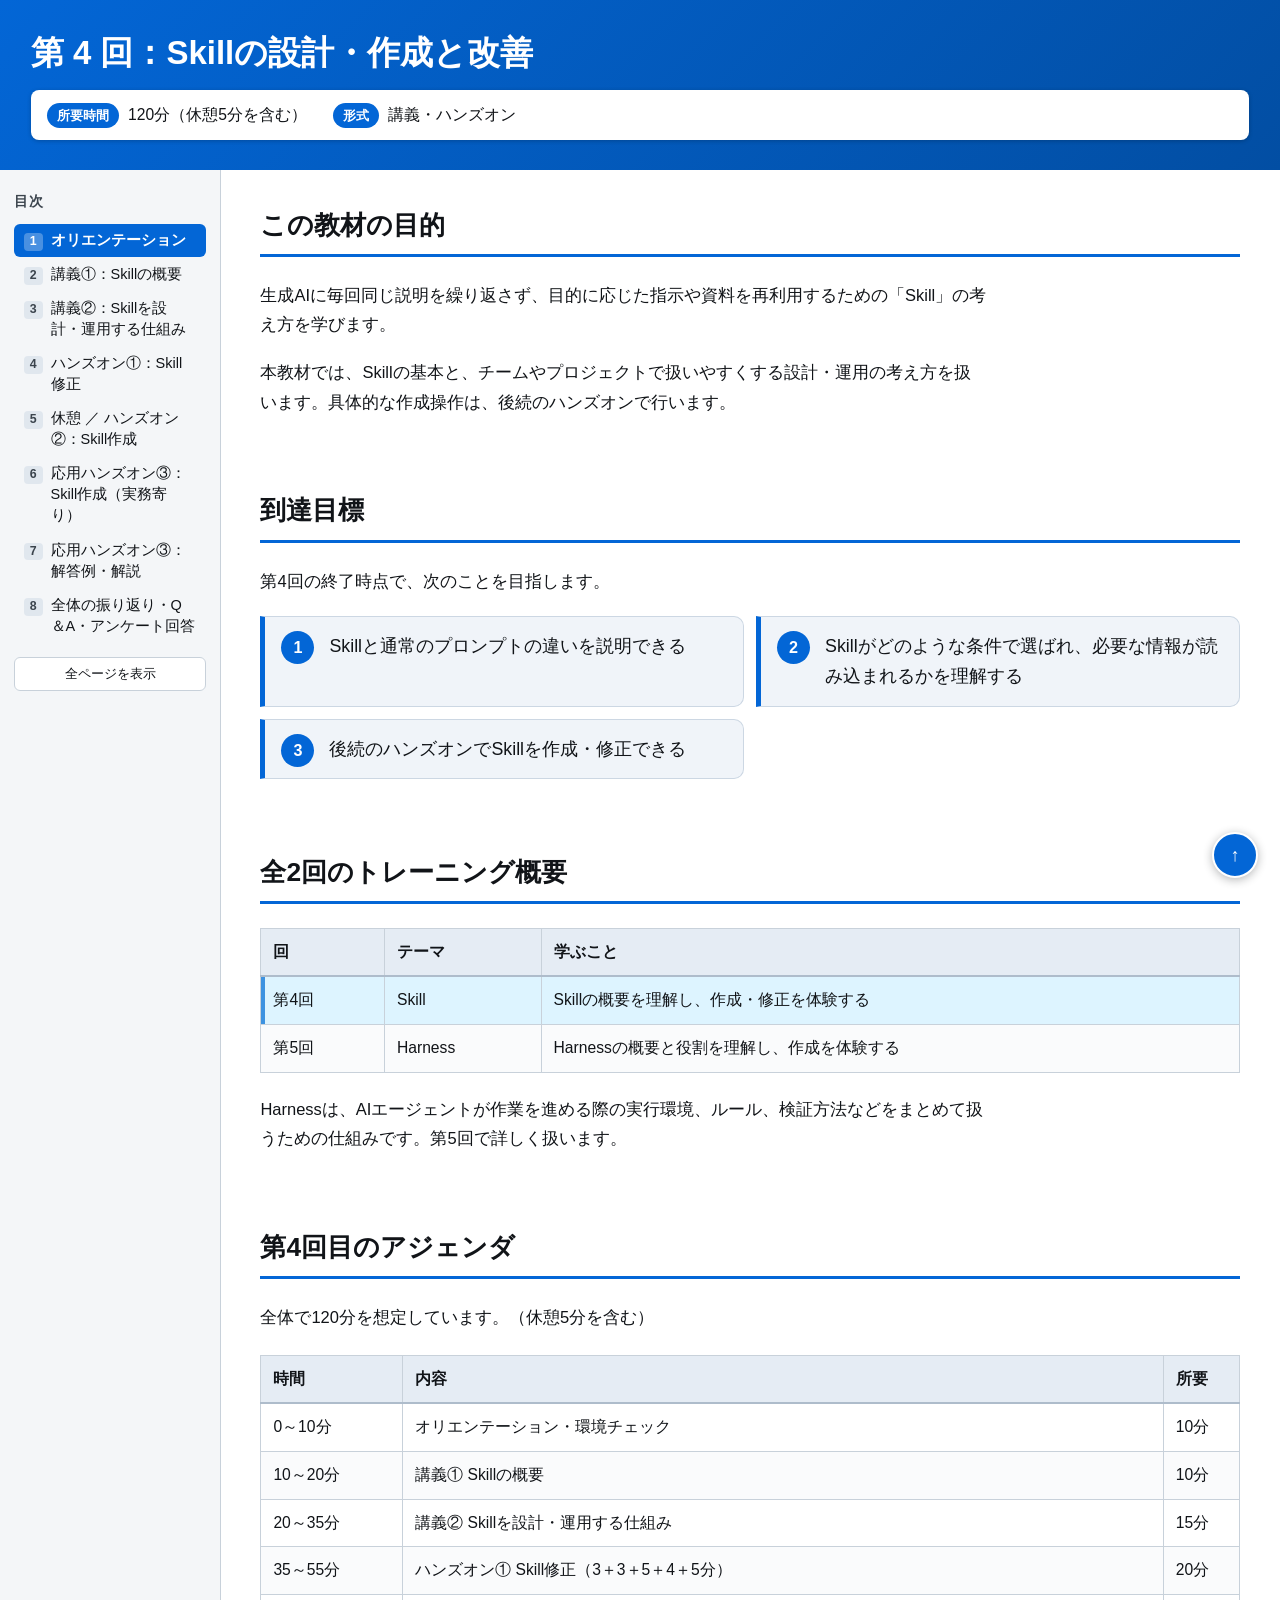
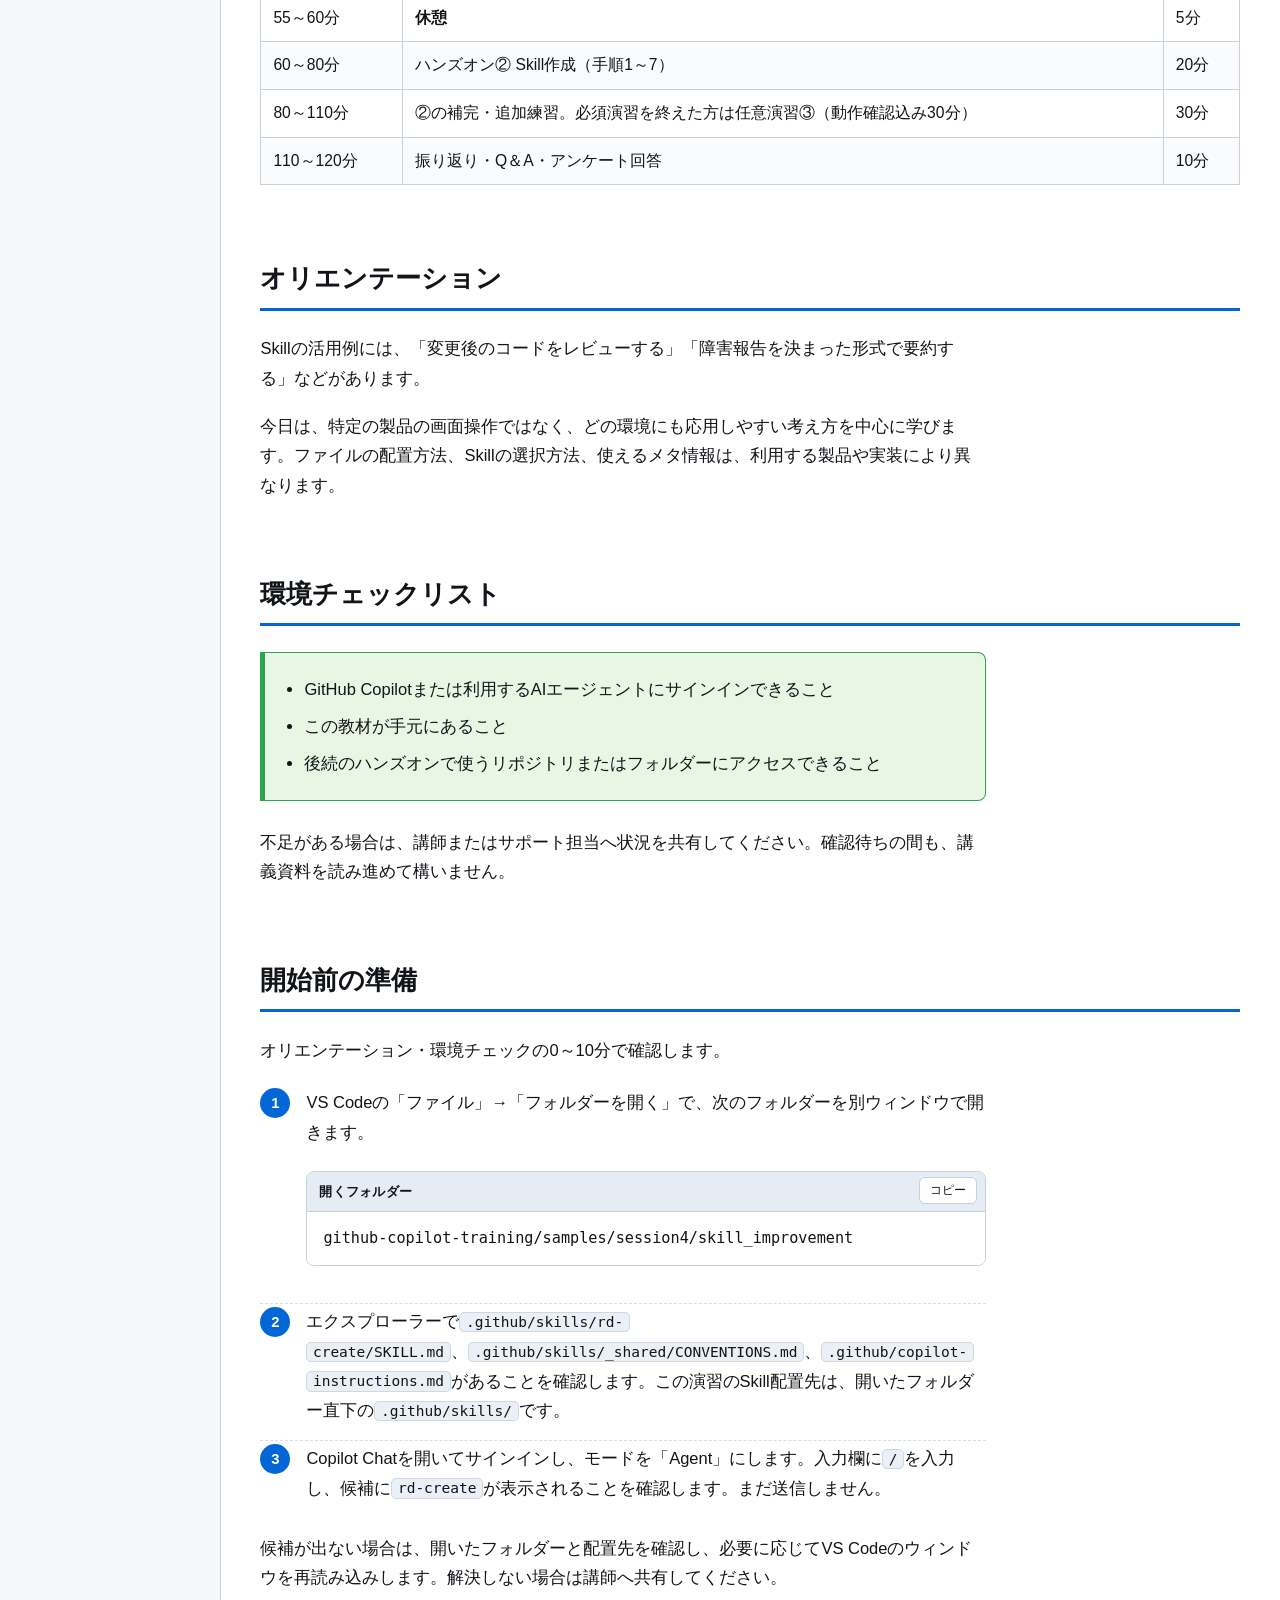
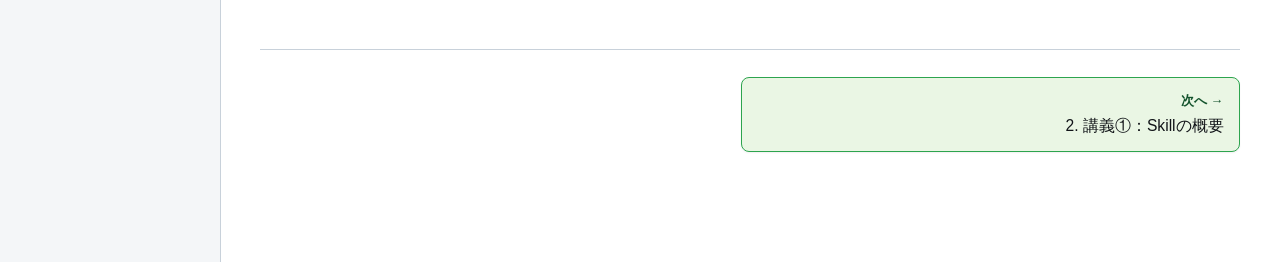
<file: portable/session4.html>
<!DOCTYPE html>
<html lang="ja">
<head>
<meta charset="UTF-8">
<meta name="viewport" content="width=device-width, initial-scale=1.0">
<title>第 4 回：Skillの設計・作成と改善 | 受講者ハンドアウト</title>
<link rel="stylesheet" href="assets/handout.css">
</head>
<body id="top">

<header class="page-header">
  <h1>第 4 回：Skillの設計・作成と改善</h1>
  <div class="header-meta">
    <span class="header-meta__item"><strong>所要時間</strong>120分（休憩5分を含む）</span>
    <span class="header-meta__item"><strong>形式</strong>講義・ハンズオン</span>
  </div>
</header>

<div class="layout">
  <nav class="toc" aria-label="目次">
    <h2>目次</h2>
    <!-- 目次は assets/handout.js が section.page から自動生成します -->
    <ul id="toc-list"></ul>
  </nav>

  <main>
    <section class="page" id="p1" data-title="オリエンテーション" data-time="0–10 分">
    <h2 id="purpose">この教材の目的</h2>
    <p>生成AIに毎回同じ説明を繰り返さず、目的に応じた指示や資料を再利用するための「Skill」の考え方を学びます。</p>
    <p>本教材では、Skillの基本と、チームやプロジェクトで扱いやすくする設計・運用の考え方を扱います。具体的な作成操作は、後続のハンズオンで行います。</p>

    <h2 id="goals">到達目標</h2>
    <p>第4回の終了時点で、次のことを目指します。</p>
    <ol class="goals">
      <li>Skillと通常のプロンプトの違いを説明できる</li>
      <li>Skillがどのような条件で選ばれ、必要な情報が読み込まれるかを理解する</li>
      <li>後続のハンズオンでSkillを作成・修正できる</li>
    </ol>

    <h2 id="series">全2回のトレーニング概要</h2>
    <table>
      <thead><tr><th>回</th><th>テーマ</th><th>学ぶこと</th></tr></thead>
      <tbody>
        <tr class="row-hl"><td>第4回</td><td>Skill</td><td>Skillの概要を理解し、作成・修正を体験する</td></tr>
        <tr><td>第5回</td><td>Harness</td><td>Harnessの概要と役割を理解し、作成を体験する</td></tr>
      </tbody>
    </table>
    <p>Harnessは、AIエージェントが作業を進める際の実行環境、ルール、検証方法などをまとめて扱うための仕組みです。第5回で詳しく扱います。</p>

    <h2 id="agenda">第4回目のアジェンダ</h2>
    <p>全体で120分を想定しています。（休憩5分を含む）</p>
    <table>
      <thead><tr><th>時間</th><th>内容</th><th>所要</th></tr></thead>
      <tbody>
        <tr><td>0～10分</td><td>オリエンテーション・環境チェック</td><td>10分</td></tr>
        <tr><td>10～20分</td><td>講義① Skillの概要</td><td>10分</td></tr>
        <tr><td>20～35分</td><td>講義② Skillを設計・運用する仕組み</td><td>15分</td></tr>
        <tr><td>35～55分</td><td>ハンズオン① Skill修正（3＋3＋5＋4＋5分）</td><td>20分</td></tr>
        <tr><td>55～60分</td><td><strong>休憩</strong></td><td>5分</td></tr>
        <tr><td>60～80分</td><td>ハンズオン② Skill作成（手順1～7）</td><td>20分</td></tr>
        <tr><td>80～110分</td><td>②の補完・追加練習。必須演習を終えた方は任意演習③（動作確認込み30分）</td><td>30分</td></tr>
        <tr><td>110～120分</td><td>振り返り・Q＆A・アンケート回答</td><td>10分</td></tr>
      </tbody>
    </table>

    <h2 id="orientation">オリエンテーション</h2>
    <p>Skillの活用例には、「変更後のコードをレビューする」「障害報告を決まった形式で要約する」などがあります。</p>
    <p>今日は、特定の製品の画面操作ではなく、どの環境にも応用しやすい考え方を中心に学びます。ファイルの配置方法、Skillの選択方法、使えるメタ情報は、利用する製品や実装により異なります。</p>

    <h2 id="env-check">環境チェックリスト</h2>
    <div class="checkpoint">
      <ul>
        <li>GitHub Copilotまたは利用するAIエージェントにサインインできること</li>
        <li>この教材が手元にあること</li>
        <li>後続のハンズオンで使うリポジトリまたはフォルダーにアクセスできること</li>
      </ul>
    </div>
    <p>不足がある場合は、講師またはサポート担当へ状況を共有してください。確認待ちの間も、講義資料を読み進めて構いません。</p>

    <h2 id="prep">開始前の準備</h2>
    <p>オリエンテーション・環境チェックの0～10分で確認します。</p>
    <ol class="steps">
      <li>VS Codeの「ファイル」→「フォルダーを開く」で、次のフォルダーを別ウィンドウで開きます。
        <div class="code-block-wrap block--output" data-label="開くフォルダー">
          <button class="copy-btn" data-copy-target="prep-folder">コピー</button>
          <pre id="prep-folder">github-copilot-training/samples/session4/skill_improvement</pre>
        </div>
      </li>
      <li>エクスプローラーで<code>.github/skills/rd-create/SKILL.md</code>、<code>.github/skills/_shared/CONVENTIONS.md</code>、<code>.github/copilot-instructions.md</code>があることを確認します。この演習のSkill配置先は、開いたフォルダー直下の<code>.github/skills/</code>です。</li>
      <li>Copilot Chatを開いてサインインし、モードを「Agent」にします。入力欄に<code>/</code>を入力し、候補に<code>rd-create</code>が表示されることを確認します。まだ送信しません。</li>
    </ol>
    <p>候補が出ない場合は、開いたフォルダーと配置先を確認し、必要に応じてVS Codeのウィンドウを再読み込みします。解決しない場合は講師へ共有してください。</p>
    </section>

    <section class="page" id="p2" data-title="講義①：Skillの概要" data-time="10–20 分">
    <h2 id="lecture1">講義① Skillの概要</h2>

    <h3 id="l1-what">Skillとは何か</h3>
    <p>Skillとは、AIに特定の作業を依頼するときの再利用可能な指示パッケージです。</p>
    <p>毎回同じ手順や観点をプロンプトに書く代わりに、作業手順・判断基準・出力形式をあらかじめ定義しておくことで、同じ種類の作業を効率よく進め、一定の品質を保ちやすくなります。</p>
    <p>多くのAgent Skills実装では、Skillはフォルダー内の <code>SKILL.md</code> を中心に構成されます。<code>SKILL.md</code> には以下のような内容を記載します。</p>
    <ul>
      <li>Skillの名前</li>
      <li>Skillの説明</li>
      <li>Skillを利用する条件</li>
      <li>実行時の手順やルール</li>
    </ul>
    <p>また、必要に応じてテンプレート、サンプルファイル、スクリプトなどを同じフォルダーに配置することもできます。</p>

    <h3 id="l1-structure">Skillの基本的なファイル／フォルダー構成</h3>
    <h4>基本構成</h4>
    <p>基本は、Skillごとのフォルダーに<code>SKILL.md</code>を置く構成です。必要な補助ファイルも同じフォルダー内にまとめます。</p>
    <div class="code-block-wrap block--code" data-label="フォルダー構成（基本）">
      <pre>skill-name/
├── SKILL.md
├── references/
├── scripts/
└── assets/</pre>
    </div>
    <table>
      <thead><tr><th>ファイル／フォルダー</th><th>役割</th></tr></thead>
      <tbody>
        <tr><td><code>SKILL.md</code></td><td>Skillの名前・説明・利用条件・手順を記載する</td></tr>
        <tr><td><code>references/</code></td><td>必要に応じて読む規約や詳細な資料を置く</td></tr>
        <tr><td><code>scripts/</code></td><td>実行するスクリプトを置く</td></tr>
        <tr><td><code>assets/</code></td><td>テンプレートや出力に使う素材を置く</td></tr>
      </tbody>
    </table>
    <p>最小構成は<code>SKILL.md</code>だけで、補助フォルダーは任意です。補助ファイルを使う場合は、<code>SKILL.md</code>に参照先や使用する手順を記載します。</p>

    <h4>具体例：要件定義書作成Skill</h4>
    <p>要件定義書を作成する<code>rd-create</code>を、GitHub Copilot向けに配置する例です。</p>
    <div class="code-block-wrap block--code" data-label="フォルダー構成（rd-create の配置例）">
      <pre>project/
└── .github/
   ├── copilot-instructions.md
   └── skills/
      ├── _shared/
      │   └── CONVENTIONS.md
      └── rd-create/
         └── SKILL.md</pre>
    </div>
    <table>
      <thead><tr><th>ファイル</th><th>役割</th></tr></thead>
      <tbody>
        <tr><td><code>.github/copilot-instructions.md</code></td><td>Skill実行前に共通規約を確認するなど、プロジェクト共通の指示</td></tr>
        <tr><td><code>.github/skills/rd-create/SKILL.md</code></td><td>Skillの名前・説明、要件定義書の作成手順・出力形式</td></tr>
        <tr><td><code>.github/skills/_shared/CONVENTIONS.md</code></td><td>成果物のメタ情報、ID、トレーサビリティ、格納先の正本</td></tr>
      </tbody>
    </table>
    <p><code>rd-create/</code>が1つのSkillのフォルダーです。<code>copilot-instructions.md</code>はプロジェクト共通の指示、<code>_shared/CONVENTIONS.md</code>は複数のSkillから参照する共通規約として配置しています。これらは個々のSkillの必須構成ではありません。</p>
    <p>次は<code>rd-create/SKILL.md</code>の記述例です。</p>
    <div class="code-block-wrap block--code" data-label="rd-create/SKILL.md の記述例（Markdown）">
      <button class="copy-btn" data-copy-target="l1-skill-example">コピー</button>
      <pre id="l1-skill-example">---
name: rd-create
description: 要件定義書を作成する。目的、対象範囲、要件、制約を整理し、合意に利用できる文書を作成する場合に使用する。
---

# 要件定義書作成Skill

## 作成手順

1. 作成前に[共通規約](../_shared/CONVENTIONS.md)を読む。
2. 入力の目的、利用者、対象範囲、要件、制約を整理する。不足情報は推測しない。
3. 共通規約のメタ情報・格納先に従い、要件定義書を保存する。</pre>
    </div>

    <h3 id="l1-vs-prompt">Skillとプロンプトの違い</h3>
    <table>
      <thead><tr><th>観点</th><th>通常のプロンプト</th><th>Skill</th></tr></thead>
      <tbody>
        <tr><td>利用目的</td><td>その場の質問・依頼を伝える</td><td>繰り返す作業の進め方を定義する</td></tr>
        <tr><td>向いている用途</td><td>単発の調査、相談、試行</td><td>レビュー、定型文書作成、決まった手順の調査など</td></tr>
        <tr><td>再利用性</td><td>会話ごとに書き直すことが多い</td><td>同じ目的の作業で再利用しやすい</td></tr>
        <tr><td>メリット</td><td>手軽に使える</td><td>確認手順や出力形式をそろえ、品質を保ちやすくする</td></tr>
        <tr><td>コンテキスト</td><td>入力した内容と会話履歴が中心</td><td>Skill本体に加え、必要時に関連資料やスクリプトを参照する</td></tr>
      </tbody>
    </table>
    <p>Skillだけで品質や結果の再現性が保証されるわけではありません。入力条件と実行結果の確認も必要です。</p>

    <h3 id="l1-instructions">Copilot InstructionsとSkillの関係</h3>
    <p>GitHub Copilotが利用者の依頼を処理するときは、まず、その作業に適用される共通ルールを参照します。共通ルールは、たとえば <code>.github/copilot-instructions.md</code> や <code>.github/instructions/</code> 内の <code>*.instructions.md</code> に記載します。</p>
    <p><code>copilot-instructions.md</code> は、プロジェクト内の作業に共通して適用したいルールを書くためのファイルです。<code>*.instructions.md</code> は、設定に応じて特定のファイルや作業を対象にできます。どちらも、対象となる範囲でCopilotに継続して守ってほしいルールを伝えるために使います。</p>
    <p>たとえば、次のように役割を分けられます。</p>
    <ul>
      <li>「Pythonコードの命名規則を守る」: 対象のコードを扱うときに共通して守るため、Instructionsに記載する</li>
      <li>「変更内容を自己レビューする」: レビューという特定の作業を進めるため、Skillとして定義する</li>
    </ul>
    <p>つまり、Instructionsは「普段から守るルール」、Skillは「特定の作業で使う進め方」です。両者はどちらか一方を選ぶものではなく、Skillを使う作業でも、適用されるInstructionsのルールを守ります。</p>
    <p>ここで示したファイル名と配置はGitHub Copilotにおける例です。他のAgent Skills対応環境では、Instructionsに相当する仕組みやファイルの配置が異なる場合があります。</p>

    <h3 id="l1-flow">Skillが利用される流れ</h3>
    <h4>基本的な流れ</h4>
    <p>最初に名前と説明を認識し、選択されたSkillの本文、必要な資料の順に参照します。必要な情報を後から読む仕組みを「段階的開示」と呼びます。</p>
    <pre class="mermaid">flowchart TD
    metadata[Skillの名前・説明を認識] --&gt; automatic[依頼内容に応じて自動選択]
    metadata --&gt; explicit[利用者が /Skill名 で指定]
    automatic --&gt; body[SKILL.md本文を読む]
    explicit --&gt; body
    body --&gt; resources[共通規約・必要な資料を参照]
    resources --&gt; output[作業して結果を返す]</pre>

    <h3 id="l1-good">良いSkill定義の考え方</h3>
    <p>Skillは、利用者の依頼内容に応じて選択されるため、目的や利用場面が伝わるように定義することが重要です。説明が曖昧すぎると必要な場面で利用されず、逆に対象を広くしすぎると関係のない場面で利用される可能性があります。</p>

    <h4>説明文や利用条件が適切でない場合の問題</h4>
    <ul>
      <li><strong>必要なときに利用されない</strong>: Skillの目的や利用条件が分からない</li>
      <li><strong>関係のない場面で利用される</strong>: 適用範囲が広すぎる</li>
      <li><strong>期待する結果が得られない</strong>: 入力や出力の条件が曖昧</li>
    </ul>

    <h4>良いSkillと改善が必要なSkillの短い例</h4>
    <p><strong>改善が必要な例</strong></p>
    <div class="code-block-wrap block--code" data-label="改善が必要な例（YAML）">
      <pre>name: helper
description: 開発を支援します。</pre>
    </div>
    <p>目的、対象、利用条件が不明です。この説明では、いつ選ぶべきかを判断しにくくなります。</p>
    <p><strong>良い例</strong></p>
    <div class="code-block-wrap block--code" data-label="良い例（YAML）">
      <button class="copy-btn" data-copy-target="l1-good-yaml">コピー</button>
      <pre id="l1-good-yaml">name: qa-self-review
description: 変更内容を自己レビューし、仕様との一致、テスト不足、互換性の懸念を確認する。実装や設定を変更した後、レビュー前に使用する。指摘・根拠・確認事項を表で出力する。</pre>
    </div>
    <p>この例は、行うことと利用する時点が分かります。</p>
    <table>
      <thead><tr><th>ヘッダーの必須項目（YAML）</th><th>今回のGitHub Copilotでの制約</th></tr></thead>
      <tbody>
        <tr><td><code>name</code></td><td>親フォルダー名と一致。小文字英数字とハイフンで最大64文字。先頭・末尾のハイフンと連続ハイフンは不可 <sup>[1]</sup></td></tr>
        <tr><td><code>description</code></td><td>何をするか・いつ使うかを記載。最大1024文字 <sup>[1]</sup></td></tr>
      </tbody>
    </table>
    <p class="note-line">出典：<a href="https://code.visualstudio.com/docs/copilot/customization/agent-skills#_skillmd-file-format" target="_blank" rel="noopener">[1] VS Code公式「SKILL.md file format」</a></p>

    <h4>Skill作成のベストプラクティス</h4>
    <table>
      <thead><tr><th>項目</th><th>推奨事項</th></tr></thead>
      <tbody>
        <tr><td>本文の分量</td><td><strong>500行未満・5,000トークン未満を推奨</strong>。長い仕様書や参考情報は別ファイルに分ける <sup>[2]</sup></td></tr>
        <tr><td>補足資料の参照</td><td>本文から<strong>相対パスで直接リンク</strong>する。資料から別資料へ何段階もたどる構成は避ける <sup>[2]</sup></td></tr>
        <tr><td>本文に含める内容</td><td>作業手順に加え、<strong>入力例・期待する出力例・例外時の対応</strong>を示す <sup>[2]</sup></td></tr>
      </tbody>
    </table>
    <p class="note-line">出典：<a href="https://agentskills.io/specification" target="_blank" rel="noopener">[2] Agent Skills共通仕様「Specification」</a></p>
    </section>

    <section class="page" id="p3" data-title="講義②：Skillを設計・運用する仕組み" data-time="20–35 分">
    <h2 id="lecture2">講義② Skillを設計・運用する仕組み</h2>
    <p>Skillを増やすほど、見つけやすさ、変更のしやすさ、品質確認の方法が重要になります。ここでは、特定企業の社内規約ではなく、プロジェクトで採用できる一般的な設計・運用方法を紹介します。</p>

    <h3 id="l2-naming">分かりやすい命名規則</h3>
    <p>名前は、作業対象と目的が想像できるものにします。</p>
    <table>
      <thead><tr><th>分類</th><th>名前の例</th><th>理由</th></tr></thead>
      <tbody>
        <tr><td>良い例</td><td><code>api-change-review</code>、<code>release-note-draft</code>、<code>qa-self-review</code></td><td>対象や作業目的を判断できる</td></tr>
        <tr><td>避けたい例</td><td><code>helper</code>、<code>tools</code>、<code>skill-1</code></td><td>名前だけでは用途を判断しにくい</td></tr>
      </tbody>
    </table>

    <h3 id="l2-prefix">Skill命名規則の例</h3>
    <table>
      <thead><tr><th>接頭辞</th><th>意味</th><th>用途例</th><th>Skill名例</th></tr></thead>
      <tbody>
        <tr><td>rd</td><td>Requirement Definition</td><td>要件定義書の作成・レビュー</td><td>rd-review</td></tr>
        <tr><td>bd</td><td>Basic Design</td><td>基本設計書の作成・レビュー</td><td>bd-review</td></tr>
        <tr><td>dd</td><td>Detail Design</td><td>詳細設計書の作成・レビュー</td><td>dd-review</td></tr>
        <tr><td>cd</td><td>Coding</td><td>ソースコードの作成・レビュー</td><td>cd-review</td></tr>
        <tr><td>ut</td><td>Unit Test</td><td>単体テストの作成・確認</td><td>ut-create</td></tr>
        <tr><td>it</td><td>Integration Test</td><td>結合テストの作成・確認</td><td>it-review</td></tr>
      </tbody>
    </table>
    <p>一般的には、小文字とハイフンで単語を区切る形式にすると読みやすくなります。ただし、使用できる文字や名前の長さは、利用するSkillの仕様に従ってください。</p>

    <h3 id="l2-meta">成果物の管理用メタ情報</h3>
    <p>ここで扱うのは、Skillが作成した要件定義書などの成果物を管理するための情報です。Skill自体の名前・利用条件を記載する<code>name</code>・<code>description</code>とは別のものです。</p>
    <p>成果物の種類やID、作成日、レビュー状況、関連する成果物を記録しておくと、レビューや保守の際に関係を追跡しやすくなります。</p>
    <p>次は、この教材の共通規約で採用している項目です。GitHub CopilotやAgent Skillsの必須仕様ではありません。</p>
    <table>
      <thead><tr><th>項目</th><th>説明</th></tr></thead>
      <tbody>
        <tr><td>artifact</td><td>成果物の種類またはファイル名</td></tr>
        <tr><td>id</td><td>成果物を一意に識別するID。発番対象外なら<code>-</code></td></tr>
        <tr><td>target</td><td>対象バッチ・共有ライブラリ・横断作業を識別する安定したID</td></tr>
        <tr><td>title</td><td>成果物の日本語タイトル</td></tr>
        <tr><td>created</td><td>作成日（<code>YYYY-MM-DD</code>）</td></tr>
        <tr><td>status</td><td>レビュー状況や承認状況（draft / reviewed / approved）</td></tr>
        <tr><td>traces_from</td><td>この成果物につながる上流成果物ID</td></tr>
        <tr><td>traces_to</td><td>この成果物から作られる下流成果物ID（予約済みIDを含む）</td></tr>
        <tr><td>generated_by</td><td>作成に使用したSkill名</td></tr>
      </tbody>
    </table>
    <p>例えば、<code>rd-create</code>が作る要件定義書には、次のようなメタ情報を付けます（項目を抜粋）。</p>
    <table>
      <thead><tr><th>項目</th><th>値の例</th></tr></thead>
      <tbody>
        <tr><td><code>id</code></td><td><code>RD-001</code></td></tr>
        <tr><td><code>title</code></td><td>Todoアプリ 要件定義書</td></tr>
        <tr><td><code>traces_to</code></td><td><code>DD-001</code></td></tr>
        <tr><td><code>generated_by</code></td><td><code>rd-create</code></td></tr>
      </tbody>
    </table>
    <p>この例の<code>DD-001</code>は、下流の詳細設計書が未作成の段階で予約したIDです。</p>

    <h3 id="l2-self-review">自己レビュー用Skillを設ける考え方</h3>
    <p><code>qa-self-review</code> のような自己レビュー用Skillは、作業者が提出前に同じ観点で確認するための設計例です。</p>
    <p>成果物の<strong>管理用メタ情報</strong>も参考に、レビュー状況や関連する成果物を確認します。</p>
    <p>たとえば、次の確認を標準化できます。</p>
    <ul>
      <li>要件や依頼内容と変更内容が一致しているか</li>
      <li>テストが追加・更新されているか</li>
      <li>既存機能との互換性や影響範囲を確認したか</li>
    </ul>
    <p>プロジェクトで繰り返し発生する確認作業がある場合に、専用Skillとして分ける判断ができます。</p>

    <h3 id="l2-quality">Skillの品質を確認する観点</h3>
    <p>直前の自己レビューが変更したコードなどの成果物を対象とするのに対し、ここではSkillの定義と参照資料を確認します。公開・更新する前に、次の3点を確認します。</p>
    <ul>
      <li><strong>定義・参照の正確性</strong>: 指示、参照先、前提条件が現在の運用と合い、不要な資料や長い説明を読み込ませていないか</li>
      <li><strong>適用条件と出力</strong>: 使う場面・使わない場面と、結果に含める内容・順序・形式が明確か</li>
      <li><strong>試行と改善</strong>: 想定する依頼を別の会話でも試し、Skillの選択と出力を確認して、期待との差に応じて修正しているか</li>
    </ul>
    <p>変更後も同じ依頼で再実行し、修正の効果を比較します。</p>

    <h3 id="l2-shared">共通領域を置く考え方</h3>
    <p>複数のSkillで使う規約やテンプレートは、<code>_shared</code>などの共通領域にまとめられます。共通ルールを一か所で管理でき、各Skillへの複写による更新漏れを減らせます。</p>
    <p>次は、複数のSkillが同じ共通規約を参照する構成の例です。</p>
    <div class="code-block-wrap block--code" data-label="フォルダー構成（共通領域の例）">
      <pre>.github/skills/
├── _shared/
│   └── CONVENTIONS.md
├── rd-create/
│   └── SKILL.md
└── qa-self-review/
   └── SKILL.md</pre>
    </div>
    <p>共通領域に置くだけでは適用されません。各Skillの本文で参照先と読むタイミングを明示します。たとえば、<code>rd-create/SKILL.md</code>には次のように記載します。</p>
    <div class="code-block-wrap block--code" data-label="rd-create/SKILL.md への記載例（Markdown）">
      <button class="copy-btn" data-copy-target="l2-shared-ref">コピー</button>
      <pre id="l2-shared-ref">成果物を作成する前に[共通規約](../_shared/CONVENTIONS.md)を読む。
メタ情報、ID、トレーサビリティ、格納先は共通規約に従う。</pre>
    </div>

    <h3 id="l2-over-shared">共通化しすぎた場合のデメリット</h3>
    <p>共通資料を増やしすぎると、各Skillが何に依存しているか分かりにくくなります。また、小さな変更が多くのSkillの出力へ影響する可能性があります。</p>
    <p>共通化するのは、次の条件を満たす内容に絞ると判断しやすくなります。</p>
    <ul>
      <li>複数のSkillで同じ意味・同じ表現を使う</li>
      <li>参照先を明示しても、Skillの目的が分かりにくくならない</li>
    </ul>
    <p>一方、特定の作業にだけ必要な判断基準、手順、例外処理は、そのSkill内に置きます。迷ったときは「この内容が変わると、複数のSkillが同時に変わるか」を問いかけます。</p>

    <h2 id="lecture-summary">講義部分のまとめ</h2>
    <ul>
      <li><strong>用途を決める</strong>: 目的、使う場面、入力、出力を決める。</li>
      <li><strong>定義して配置する</strong>: 名前・説明と簡潔な手順を定義し、共通資料への参照を明示して配置する。</li>
      <li><strong>実行結果を確認する</strong>: Skillを呼び出し、期待する出力との差を特定して必要な箇所だけ修正する。</li>
    </ul>
    </section>

    <section class="page" id="p4" data-title="ハンズオン①：Skill修正" data-time="35–55 分">
    <h2 id="ho1">ハンズオン① Skill修正</h2>

    <h3 id="ho1-purpose">目的</h3>
    <p>情報が不足している共通規約と、それを参照するSkillの事前実行結果を確認し、期待する結果との差から問題を特定します。</p>
    <p>その後、GitHub Copilotへ共通規約の修正を依頼し、差分を確認してSkillを再実行します。</p>

    <h3 id="ho1-goals">到達目標</h3>
    <ul>
      <li><strong>問題特定</strong>：修正前のSkill・共通規約・実行結果から不足する指示を特定できる</li>
      <li><strong>修正依頼</strong>：GitHub Copilotへ対象を限定して修正を依頼し、差分を確認できる</li>
      <li><strong>結果比較</strong>：同じ入力で再実行し、修正前後のメタ情報の違いを説明できる</li>
    </ul>

    <h3 id="ho1-step1">手順1 修正前のSkillと実行結果を確認する</h3>
    <p class="session-meta"><span class="session-meta__item"><strong>所要時間の目安</strong>3分</span></p>
    <h4>操作手順</h4>
    <ol class="steps">
      <li>次のSkillと共通規約を開きます。
        <div class="code-block-wrap block--output" data-label="確認するSkillと共通規約">
          <button class="copy-btn" data-copy-target="ho1-files">コピー</button>
          <pre id="ho1-files">Skill：
github-copilot-training\samples\session4\skill_improvement\.github\skills\rd-create\SKILL.md

共通規約（修正対象）：
github-copilot-training\samples\session4\skill_improvement\.github\skills\_shared\CONVENTIONS.md</pre>
        </div>
      </li>
      <li>次の既存の修正前結果を確認します。
        <div class="code-block-wrap block--output" data-label="既存の修正前結果">
          <button class="copy-btn" data-copy-target="ho1-before-result">コピー</button>
          <pre id="ho1-before-result">既存の修正前結果：
github-copilot-training\samples\session4\skill_improvement\docs\2026-10-06_01\rd-create.md</pre>
        </div>
        <p>以下は修正前のSkill実行結果の一部です。</p>
        <figure class="shot">
          <img src="assets/images/rd-create-traces-to-before.png" alt="修正前の rd-create 実行結果。要件定義書のメタ情報表に artifact、id、target、title、created、status、traces_from、generated_by があり、traces_to の行がない">
          <figcaption>図1：修正前のSkill実行結果の一部。メタ情報に <code>traces_to</code> がない</figcaption>
        </figure>
      </li>
      <li>Skillの共通規約を参照する指示、規約のメタ情報表、結果のメタ情報表を見比べます。
        <ul>
          <li>Skillと共通指示が、成果物作成時に共通規約を参照する構成か</li>
          <li>共通規約に<code>traces_to</code>の意味・形式・値が不明な場合の扱いがあるか</li>
          <li>修正前結果のメタ情報に<code>traces_to</code>があるか</li>
        </ul>
        <div class="callout note">
          <span class="callout-title">補足</span>
          <code>traces_to</code>は、この成果物から作られる下流成果物を表すメタ情報です。利用する環境の公式な必須仕様ではなく、この教材で扱うプロジェクトに採用した設計例です。
        </div>
      </li>
    </ol>

    <h4>修正前後で共通の要件入力</h4>
    <div class="code-block-wrap block--output" data-label="要件入力（修正前後で共通）">
      <button class="copy-btn" data-copy-target="ho1-input">コピー</button>
      <pre id="ho1-input">/rd-create
Todoアプリを作成する。要件定義書を作成して。</pre>
    </div>
    <p>要件の依頼文は修正前後で変えません。修正後の実行では、手順5のプロンプトで新規作成・保存先・上書き禁止を追加指定します。これは保存方法の指定であり、アプリの要件を追加するものではありません。</p>
    <p>今回の修正対象は、共通規約に不足しているメタ情報の<code>traces_to</code>の定義です。そのためSkill本体は修正せず、CONVENTIONS.mdを修正します。</p>

    <h3 id="ho1-step2">手順2 期待する結果との差を整理する</h3>
    <p class="session-meta"><span class="session-meta__item"><strong>所要時間の目安</strong>3分</span></p>
    <h4>操作手順</h4>
    <p>次の表を使い、共通規約の不足と実行結果の問題を対応付けます。修正前の状態は、手順1の修正前結果で確認してください。</p>
    <table>
      <thead><tr><th>観点</th><th>修正前の状態</th><th>期待する状態</th><th>不足する指示</th></tr></thead>
      <tbody>
        <tr><td>意味</td><td>共通メタ情報に<code>traces_to</code>の定義がない</td><td>この成果物から作られる下流成果物IDを示す</td><td>プロジェクト独自のトレーサビリティ項目として意味を定義する</td></tr>
        <tr><td>形式</td><td>規約に項目がなく、既存結果の表にもない</td><td>次の未使用の<code>DD-###</code>を予約してメタ情報表へ出力する。配布直後の初回は<code>DD-002</code>。複数IDは<code>, </code>区切り</td><td>詳細設計書が未作成でも予約IDを記載し、詳細設計を作らないと明示された場合だけ<code>-</code>とする</td></tr>
        <tr><td>推測しない扱い</td><td>未確認値一般の扱いはあるが、<code>traces_to</code>への適用が明示されていない</td><td>既存成果物・予約記録を確認して採番する。確認できなければIDを推測せず、未確定の状態と確認事項を示す</td><td>「未作成」「作成しない」「予約判断に必要な情報が不明」を区別し、不明な場合は共通規約§1を適用する</td></tr>
      </tbody>
    </table>
    <p>以下は修正後のメタ情報の例です。<code>traces_to</code>に、配布直後の初回期待値である<code>DD-002</code>が記載されています。画像に写っていない本文の予約ID、採番の根拠、新規保存先、既存成果物が上書きされていないことは、手順5で実際の成果物・予約記録・差分を確認してください。</p>
    <figure class="shot">
      <img src="assets/images/rd-create-traces-to-after.png" alt="修正後の rd-create 実行結果。メタ情報表の traces_from と generated_by の間に traces_to の行があり、値は DD-002">
      <figcaption>図2：修正後のメタ情報の例。<code>traces_to</code> に <code>DD-002</code> が記載されている</figcaption>
    </figure>

    <h3 id="ho1-step3">手順3 GitHub Copilotへ修正を依頼する</h3>
    <p class="session-meta"><span class="session-meta__item"><strong>所要時間の目安</strong>5分</span></p>
    <h4>操作手順</h4>
    <p>次のプロンプトをコピーしてGitHub Copilotへ送信します。</p>
    <div class="code-block-wrap block--prompt" data-label="GitHub Copilot Chat（Agentモード）に貼るプロンプト">
      <button class="copy-btn" data-copy-target="ho1-fix-prompt">コピー</button>
      <pre id="ho1-fix-prompt">.github/skills/_shared/CONVENTIONS.mdを確認し、要件定義書から詳細設計書へのトレーサビリティを規定してください。

共通メタ情報に`traces_to`の意味を追加し、`rd-create`が通常は既存成果物と予約記録を確認して未使用の詳細設計書ID（`DD-###`）を予約し、記載する規則を追加してください。詳細設計を作成しないことが明示されている場合は、既存の「該当なし」の規則と整合させてください。IDを推測で採番しないでください。

変更はこのファイルの必要箇所に限り、変更内容を簡潔に説明してください。</pre>
    </div>

    <h3 id="ho1-step4">手順4 修正差分を確認する</h3>
    <p class="session-meta"><span class="session-meta__item"><strong>所要時間の目安</strong>4分</span></p>
    <h4>操作手順</h4>
    <ol class="steps">
      <li>ファイルを保存し、VS Code左側の「ソース管理」を開きます。</li>
      <li>「変更」から、この演習フォルダーの<code>.github/skills/_shared/CONVENTIONS.md</code>を選び、左右の差分を確認します。演習開始前からある他の変更は対象に含めません。</li>
      <li>次の内容を確認してから再実行へ進みます。
        <ul>
          <li>この依頼で変更されたのが対象の共通規約だけか</li>
          <li><code>traces_to</code>に関する必要な記述が追加されているか</li>
          <li>問題と関係のない記述が変更されていないか</li>
        </ul>
      </li>
    </ol>
    <p>意図しない変更があれば、差分エディター右側でその変更行だけを選択し、右クリックの「選択した範囲を元に戻す（Revert Selected Ranges）」を使います。表示されない場合は、その部分だけを左側の元の内容に戻して保存します。既存の変更や正しい修正まで消す「すべての変更を破棄」は使用しません。</p>
    <p>取り消した部分の差分を再確認し、問題点を具体的に伝えてGitHub Copilotへ対象箇所だけの再修正を依頼してください。</p>

    <h3 id="ho1-step5">手順5 Skillを実行する</h3>
    <p class="session-meta"><span class="session-meta__item"><strong>所要時間の目安</strong>5分</span></p>
    <h4>操作手順</h4>
    <ol class="steps">
      <li>共通規約の修正を保存し、<code>docs/</code>の既存ディレクトリを確認します。保存先は共通規約§4.1に従い、実行日の<code>YYYY-MM-DD</code>と同日の最大<code>NN</code> + 1（同日のディレクトリがなければ<code>01</code>）で決めます。既存ディレクトリは再利用しません。</li>
      <li>Copilot Chatで「新しいチャット」を開いてAgentモードにします。<code>/</code>の候補から<code>rd-create</code>を選び、次のプロンプトに、上記1で決めた具体的な保存先（<code>docs/YYYY-MM-DD_NN/rd-create.md</code>）、既存成果物・予約記録の変更・上書き禁止、指定先が既に存在する場合は上書きせず保存先の再指定を求めることを追記して送信します。
        <div class="code-block-wrap block--prompt" data-label="GitHub Copilot Chat（Agentモード・新しいチャット）に貼るプロンプト（保存先などを追記して送信）">
          <button class="copy-btn" data-copy-target="ho1-run-prompt">コピー</button>
          <pre id="ho1-run-prompt">/rd-create
Todoアプリを作成する。要件定義書を作成して。

今回は既存成果物の改訂ではなく、比較用の新しい要件定義書を作成してください。</pre>
        </div>
      </li>
      <li>指定先の<code>rd-create.md</code>を開き、新しい成果物として保存されていることを確認します。「ソース管理」で既存成果物に今回の差分がなく、修正前結果が上書きされていないことも確認します。</li>
      <li>修正前結果を開き、メタ情報表を左右に並べて比較します。</li>
    </ol>
    <table>
      <thead><tr><th>比較項目</th><th>確認する内容</th></tr></thead>
      <tbody>
        <tr><td><code>traces_to</code></td><td>修正前の結果には項目がない。修正後は既存・予約済みIDと重複しない次の<code>DD-###</code>が記載されている。配布直後は本文に予約された<code>DD-001</code>だけが存在するため、初回の例は<code>DD-002</code></td></tr>
        <tr><td>入力の維持</td><td>要件の依頼文「Todoアプリを作成する。要件定義書を作成して。」を維持している。追加した指定は新規作成・保存方法であり、未指定の利用者、機能、対象範囲、アプリの保存方式などは未確定として扱われている</td></tr>
        <tr><td>修正の効果</td><td><code>traces_to</code>と本文の予約IDが一致し、既存・予約済みIDを再利用していない。採番の根拠が示され、未指定事項を推測していない</td></tr>
      </tbody>
    </table>
    <p>今回確認するのは、新しい要件定義書で次の未使用IDを予約するケースです。追加練習や再実行では、その時点の既存成果物・予約記録に従って番号が進むため、<code>DD-002</code>に固定しません。</p>
    </section>

    <section class="page" id="p5" data-title="休憩 ／ ハンズオン②：Skill作成" data-time="55–80 分">
    <h2 id="break">休憩</h2>
    <p><strong>55～60分の5分間は休憩です。</strong></p>
    <p>休憩前に、変更したファイルが保存されていることを確認してください。</p>

    <h2 id="ho2">ハンズオン② Skill作成</h2>

    <h3 id="ho2-purpose">目的</h3>
    <p>Todoアプリを読む順番と理由を案内するSkillを作り、保存、呼び出し、結果確認まで体験します。</p>

    <h3 id="ho2-theme">題材</h3>
    <p>対象は、次のフォルダー直下にあるFlaskのTodoアプリです。ハンズオン①とは別のフォルダーを開きます。</p>
    <div class="code-block-wrap block--output" data-label="開くフォルダー">
      <button class="copy-btn" data-copy-target="ho2-folder">コピー</button>
      <pre id="ho2-folder">github-copilot-training/samples/session4/skill_create</pre>
    </div>
    <table>
      <thead><tr><th>ファイル</th><th>役割</th></tr></thead>
      <tbody>
        <tr><td><code>server.py</code></td><td>Flaskの起動、TodoのAPI、SQLiteへの保存</td></tr>
        <tr><td><code>templates/index.html</code></td><td>入力フォームと一覧のHTML、静的ファイルの読み込み</td></tr>
        <tr><td><code>static/script.js</code></td><td>Todoの追加・編集・完了切り替え・削除、APIとの通信</td></tr>
        <tr><td><code>static/style.css</code></td><td>画面のレイアウト、状態別の表示、狭い画面への対応</td></tr>
      </tbody>
    </table>
    <p>開いたフォルダーには、手順2で使う参照用Skill（<code>.github/skills/todo-entry-point/</code>）も配置済みです。これはTodoアプリの一部ではないため、上の表には含めていません。</p>
    <p><code>samples/skill_handson2/todo-app-db/</code>は、<code>skill_create</code>直下を基準とした、このアプリのデータベース保存先です。別のサンプルアプリを探す場所ではありません。バイナリの<code>todos.db</code>を直接読む必要はなく、保存先は<code>server.py</code>の<code>DB_PATH</code>で確認します。</p>

    <h3 id="ho2-image">完成イメージ</h3>
    <p>作成するSkill名は<code>project-file-guide</code>、保存先は開いた<code>skill_create</code>からの相対パスで<code>.github/skills/project-file-guide/SKILL.md</code>です。</p>
    <p><code>/project-file-guide</code>で呼び出すと、Todoアプリの実在するファイルについて「順番 / 確認するファイル・箇所 / 理由」の表がチャットに出力されます。生成後のSkillは読み取り専用で、アプリも調査結果ファイルも変更・作成しません。</p>

    <h3 id="ho2-flow">手順と成功条件</h3>
    <p>手順1～7で、対象と参照用Skillの確認、要件整理、Skill作成、レビュー、呼び出し、結果確認を行います。成功条件のチェックは末尾の「順番と理由 / ファイルの実在 / 変更なし」の3点にまとめています。</p>

    <h3 id="ho2-step1">手順1 対象プロジェクトを確認する</h3>
    <p class="session-meta"><span class="session-meta__item"><strong>所要時間の目安</strong>2分</span></p>
    <h4>受講者の操作</h4>
    <ol class="steps">
      <li>VS Codeの「ファイル」→「フォルダーを開く」で、<code>github-copilot-training/samples/session4/skill_create</code>を別ウィンドウで開きます。複数の演習フォルダーをまとめて開いた状態では作業しません。</li>
      <li>VS Code左側の「ソース管理」を開き、<code>skill_create</code>内の変更一覧（「ステージされている変更」も含む）と、各ファイルを選んで表示される差分を確認します。既存の変更があれば、一覧と差分を画面のキャプチャなどで記録し、後の比較に使います。</li>
    </ol>
    <p>この演習ではアプリを起動せず、依存パッケージのインストールも不要です。<code>server.py</code>はimport時にもデータベースを初期化するため、調査目的で起動・importしません。</p>
    <table>
      <thead><tr><th>区分</th><th>対象</th></tr></thead>
      <tbody>
        <tr><td>新規作成を許可</td><td><code>.github/skills/project-file-guide/SKILL.md</code>だけ</td></tr>
        <tr><td>読み取り専用</td><td><code>server.py</code>、<code>templates/</code>、<code>static/</code>、<code>samples/</code>、配布済みの参照用Skillと補助資料</td></tr>
        <tr><td>対象外</td><td>親フォルダー、他の演習フォルダー、別のサンプル</td></tr>
      </tbody>
    </table>
    <h4>エラーが発生した場合</h4>
    <p>対象ファイルや参照用Skillがない場合、またはソース管理で変更状況を確認できない場合は、アプリを変更せず、開いたフォルダーと画面の状態やエラーメッセージを講師へ共有してください。</p>

    <h3 id="ho2-step2">手順2 参照用Skillの目的と出力を確認する</h3>
    <p class="session-meta"><span class="session-meta__item"><strong>所要時間の目安</strong>2分</span></p>
    <p>参照用Skillの内容を読み、今回作成するSkillとの違いを確認します。この手順ではSkillを実行・変更しません。</p>
    <h4>受講者の操作</h4>
    <ol class="steps">
      <li><code>.github/skills/todo-entry-point/SKILL.md</code>を開きます。これはサーバーの起点だけを確認する配布済みの参照用Skillで、今回作成するSkillの完成版ではありません。</li>
      <li>本文の「目的と利用条件」「制約と出力形式」を読み、サーバーの起点を調べて「ファイル / 起点 / 根拠」の表を出力することと、読み取り専用であることを確認します。</li>
      <li>今回作成する<code>project-file-guide</code>では、調べる範囲をTodoアプリ全体へ広げ、「順番 / 確認するファイル・箇所 / 理由」の表を出力する点が異なることを確認します。</li>
    </ol>

    <h3 id="ho2-step3">手順3 作成するSkillの要件を整理する</h3>
    <p class="session-meta"><span class="session-meta__item"><strong>所要時間の目安</strong>3分</span></p>
    <h4>受講者の操作</h4>
    <p>次の3点を整理します。参照用Skillと同じ読み取り専用の制約を守り、案内する範囲をサーバーの起点からTodoアプリ全体へ広げます。</p>
    <ul>
      <li><strong>目的と利用条件</strong>：名称は<code>project-file-guide</code>。プロジェクトを理解するためのファイル確認順を知りたい場合に利用し、実装・不具合修正・不要コード削除には利用しない。</li>
      <li><strong>入力と出力</strong>：入力は開いた<code>skill_create</code>のTodoアプリ。出力は5手程度の「順番 / 確認するファイル・箇所 / 理由」の表と、不明点・配置されていない資料の明示。</li>
      <li><strong>調査手順と制約</strong>：まずルート構成を確認し、起点、画面、操作、APIと保存、表示をたどる。実在するファイルだけを使い、生成後の実行ではファイルの作成・変更・削除やアプリの起動を行わない。</li>
    </ul>

    <h3 id="ho2-step4">手順4 GitHub CopilotへSkill作成を依頼する</h3>
    <p class="session-meta"><span class="session-meta__item"><strong>所要時間の目安</strong>5分</span></p>
    <h4>受講者の操作</h4>
    <p><code>skill_create</code>を開いたウィンドウでCopilot Chatを開き、Agentモードで次のプロンプトを送信します。</p>
    <div class="code-block-wrap block--prompt" data-label="GitHub Copilot Chat（Agentモード）に貼るプロンプト">
      <button class="copy-btn" data-copy-target="ho2-create-prompt">コピー</button>
      <pre id="ho2-create-prompt">開いているskill_createのTodoアプリを理解するために、ファイル確認順と理由を案内するSkillを作成してください。

Skill名：project-file-guide
保存先：.github/skills/project-file-guide/SKILL.md
対象：skill_create直下のserver.py、templates/index.html、static/script.js、static/style.css

作成前に、次の確認を行ってください。

1. .github/skills/todo-entry-point/SKILL.mdと、本文から参照されている補助資料を読み、目的・出力・読み取り専用の制約を確認する
2. skill_createのルート構成と対象4ファイルを読み、実在するファイルと役割を確認する
3. Gitの既存変更を確認し、作成を許可するのは上記保存先の1ファイルだけとする

作成するSkillの要件は次のとおりです。

- 先頭に---で囲んだYAMLを置き、nameをproject-file-guideとし、descriptionに目的と利用条件を記載する。本文にも利用する場面・利用しない場面と必要な入力を明記する
- ルート構成を確認してから、Todoアプリの重要なファイルを5手程度で案内する。出力は「順番 / 確認するファイル・箇所 / 理由」の表とし、存在しないREADME・依存関係の定義・テストや不明な情報は推測せず、その状態を明示する
- 生成後のSkill実行は読み取り専用とし、ファイルの作成・変更・削除、サーバーの起動、server.pyのimportを行わない。調査結果はチャットだけに出力する

「読み取り専用」は生成後のSkill実行に適用します。今回は指定したSKILL.mdの新規作成・保存を許可します。
アプリ、データベース、参照用Skill、補助資料、他の演習フォルダーは変更しないでください。
調査結果と作成方針を簡潔に説明した後、指定先へ実際にファイルを保存してください。内容の提示だけで終わらないでください。
作成後は保存先と利用条件を要約してください。</pre>
    </div>
    <p>応答にコードが表示されただけで完了とせず、エクスプローラーで<code>.github/skills/project-file-guide/SKILL.md</code>が保存されていることを確認します。</p>

    <h3 id="ho2-step5">手順5 生成されたSkillを確認する</h3>
    <p class="session-meta"><span class="session-meta__item"><strong>所要時間の目安</strong>3分</span></p>
    <h4>受講者の操作</h4>
    <ol class="steps">
      <li>保存された<code>SKILL.md</code>を開き、YAMLの<code>name: project-file-guide</code>と<code>description</code>、本文の利用条件・入力・表の出力形式を確認します。</li>
      <li>5手程度の調査手順と、生成後は読み取りだけで起動・import・ファイル保存をしない制約を確認します。存在しないファイルを読む指示があれば、指定のSkillだけを修正するよう依頼します。</li>
      <li>「ソース管理」の変更一覧と各ファイルの差分を、手順1で確認した状態と比較します。今回追加された変更が<code>.github/skills/project-file-guide/SKILL.md</code>だけであり、既存の変更に新たな差分が加わっていないことを確認します。手順7との比較用に、Skill実行前の一覧と差分を画面のキャプチャなどで記録します。</li>
    </ol>

    <h3 id="ho2-step6">手順6 Skillを呼び出す</h3>
    <p class="session-meta"><span class="session-meta__item"><strong>所要時間の目安</strong>3分</span></p>
    <h4>受講者の操作</h4>
    <ol class="steps">
      <li>ファイルを保存し、Copilot Chatで「新しいチャット」を開いてAgentモードにします。</li>
      <li>入力欄に<code>/</code>を入力し、候補から<code>project-file-guide</code>を選びます。候補がない場合は、開いたフォルダー、保存先、YAMLを確認し、必要に応じてウィンドウを再読み込みします。解決しない場合は講師へ共有します。</li>
      <li>選んだSkillに続けて次の依頼文を入力し、送信します。
        <div class="code-block-wrap block--prompt" data-label="GitHub Copilot Chat（Agentモード・新しいチャット）に貼るプロンプト">
          <button class="copy-btn" data-copy-target="ho2-run-prompt">コピー</button>
          <pre id="ho2-run-prompt">/project-file-guide
skill_createのTodoアプリを理解するために、どのファイルから確認すればよいですか。</pre>
        </div>
      </li>
    </ol>

    <h4>出力例（確認順と理由）</h4>
    <p>順番は一例です。理由が説明されていれば多少の違いは許容します。同じファイルを、起動とAPIなど別の観点で再確認しても構いません。</p>
    <table>
      <thead><tr><th>順番</th><th>確認するファイル・箇所</th><th>理由</th></tr></thead>
      <tbody>
        <tr><td>1</td><td><code>server.py</code>のimport、<code>app = Flask(__name__)</code>、末尾の起動条件</td><td>使用技術とエントリーポイントを把握する</td></tr>
        <tr><td>2</td><td><code>templates/index.html</code>のフォーム、一覧、<code>url_for(...)</code></td><td>画面構造とJavaScript・CSSへのつながりを把握する</td></tr>
        <tr><td>3</td><td><code>static/script.js</code>の<code>loadTodos</code>、<code>updateTodo</code>、<code>deleteTodo</code>、submit処理</td><td>画面操作からAPI呼び出しまでの流れを追う</td></tr>
        <tr><td>4</td><td><code>server.py</code>の<code>/api/todos</code>関連ルート、<code>DB_PATH</code>、DB操作</td><td>通信先の入力チェックとSQLiteへの保存を確かめる</td></tr>
        <tr><td>5</td><td><code>static/style.css</code>のレイアウト、完了状態、メディアクエリ</td><td>画面の表示と狭い画面での変化を把握する</td></tr>
      </tbody>
    </table>
    <p>README・依存関係の定義ファイル・テストは「対象フォルダー内に配置なし」と補足され、架空のファイルやテストコマンドが案内されていないことを確認します。</p>

    <h3 id="ho2-step7">手順7 結果を確認する</h3>
    <p class="session-meta"><span class="session-meta__item"><strong>所要時間の目安</strong>2分</span></p>
    <h4>受講者の操作</h4>
    <p>案内されたファイルを開いて出力例と照合します。その後、「ソース管理」の変更一覧と各ファイルの差分を、手順5で記録したSkill実行前の状態と比較し、新たな変更がないことを確認します。新規作成したSkillも開き、実行前に確認した内容から変更されていないことを確認します。次の3点を確認して完了とします。</p>

    <h3 id="ho2-success">成功条件</h3>
    <div class="checkpoint">
      <ul>
        <li><strong>順番と理由</strong>：Skillが指定先に保存され、<code>/</code>の候補から選んで実行できた。出力には5手程度の確認順と各箇所を読む理由がある。</li>
        <li><strong>ファイルの実在</strong>：案内先は<code>skill_create</code>のTodoアプリに実在し、未配置の資料や不明点を推測で補っていない。</li>
        <li><strong>変更なし</strong>：作成時の変更は指定したSkillだけで、Skill実行前後の変更状況に差がない。アプリ、データベース、参照用Skill、補助資料は変更されていない。</li>
      </ul>
    </div>
    </section>

    <section class="page" id="p6" data-title="応用ハンズオン③：Skill作成（実務寄り）" data-time="80–110 分">
    <h2 id="ho3">応用ハンズオン③ Skill作成（実務寄り）</h2>
    <p>②で開いた<code>samples/session4/skill_create</code>をそのまま使い、作成した<code>project-file-guide</code>や既存の変更は残します。</p>
    <p>PowerShellで<code>..\..\..\.venv\Scripts\Activate.ps1</code>を実行し、教材フォルダー直下の共通<code>.venv</code>を有効化してください。</p>

    <h3 id="ho3-challenge">課題：安全に不要コードを整理するSkillを作る</h3>
    <p>Todoアプリの<code>server.py</code>を対象に、まずS1で候補の提示・許可待ちまでを行う<code>safe-code-cleanup</code>を作り、S2で許可後の削除処理、S3で削除前後の動作比較を追加してください。<strong>課題は3つに分け、同じSkillを段階的に作ります。</strong>候補名や件数は決め打ちせず、実際のソースから調べます。</p>
    <p>このページには完成したプロンプトを載せていません。各課題の判断条件や報告内容を自分で決め、Copilotへの依頼文とSkillの内容を考えてください。作成にCopilotを使っても、直接編集しても構いません。</p>
    <table>
      <thead><tr><th>課題</th><th>自分で考えること</th></tr></thead>
      <tbody>
        <tr><td>S1 候補提示・許可待ちのスキル作成</td><td>何を調べれば不要と言えるか。直接の参照がなくても残すコードや、確認できない候補をどう扱うか。利用者が削除を判断できる報告に何を含め、報告後にどう許可待ちで止めるか</td></tr>
        <tr><td>S2 許可後の削除</td><td>S1のSkillに、利用者が許可した候補だけを削除する処理をどう追加するか。候補表と許可範囲をどう照合し、最新ソースの確認、最小限の修正、差分の確認をどう行うか</td></tr>
        <tr><td>S3 削除前後の動作比較</td><td>コードを削除する前後で、アプリの動作が変わっていないかをどう確かめるか。</td></tr>
        <tr><td>＋α 参照資料の活用</td><td>時間がある方向け。コード解析だけでは分からない業務・運用上の情報を、参照資料から補うようにSkillを改善する。資料の根拠とコードの確認結果をどう組み合わせるか</td></tr>
      </tbody>
    </table>

    <h3 id="ho3-boundaries">守る範囲と安全条件</h3>
    <p>以下は試行錯誤の対象ではなく、全員が守る条件です。<strong>削除の判断や許可待ちの確認は、まずコードを変更しない第1段階で行います。</strong></p>
    <ul>
      <li><strong>作成先</strong>：開いた<code>skill_create</code>からの相対パスで<code>.github/skills/safe-code-cleanup/SKILL.md</code>だけを作成・修正する。</li>
      <li><strong>調査範囲</strong>：<code>server.py</code>全体と、参照確認に必要な<code>skill_create</code>内の関連ファイル。親フォルダーや他の演習は対象外とする。</li>
      <li><strong>役割分担</strong>：Skillは読み取りと許可範囲の編集だけを行う。環境構築、構文確認、サーバー起動、<code>server.py</code>のimport、API・画面・DB操作はさせない。受講者が起動と画面操作を行い、確認用Todoだけを操作する。</li>
    </ul>

    <h3 id="ho3-work">進め方：S1からS3へ段階的に作る</h3>
    <ol class="steps">
      <li><strong>現状を確認する。</strong>変更一覧・差分と削除前のアプリの動作を確認し、サーバーを停止する。</li>
      <li><strong>S1のSkillを作る。</strong>候補と根拠を報告し、削除せず許可待ちで止まるSkillを作る。</li>
      <li><strong>S1を確認する。</strong>新しいチャットで呼び出し、報告内容とアプリに変更がないことを確認する。</li>
      <li><strong>S2を追加する。</strong>同じSkillに、許可された候補だけを削除し、差分を確認する処理を追加する。</li>
      <li><strong>S2を実行する。</strong>新しいチャットで候補と削除範囲を再確認し、削除前の結果を共有して許可する。</li>
      <li><strong>S3で比較する。</strong>再起動して同じ操作・入力で確認し、同じチャットで結果を共有して削除前と比較する。</li>
      <li>結果と気づきを記録する。余裕があれば＋αへ進む。</li>
    </ol>

    <details>
      <summary>詰まったときのヒント（起動方法・判断の観点）</summary>
      <p>②と同じ<code>skill_create</code>でPowerShellを開き、教材ルートの仮想環境を指定して起動します。<code>http://127.0.0.1:5000/</code>を開き、確認後は<code>Ctrl+C</code>で停止します。起動できない場合はアプリや環境を変更せず、講師へ共有してください。</p>
      <pre>..\..\..\.venv\Scripts\python.exe server.py</pre>
      <ul>
        <li>Flaskが登録を通じて呼び出す関数は、コード内の直接の呼び出しだけでは不要と判断できません。</li>
        <li>候補の名前だけでなく、根拠・確認した参照・未確認事項・削除範囲が報告されているかを見ます。</li>
        <li>許可待ちで止まらない場合は、第1段階の終了条件と、削除を許可する条件が区別されているかを確認します。</li>
        <li>Skillが候補に出ない場合は、保存先・ファイル名・YAMLの名前と説明文を確認します。</li>
      </ul>
    </details>

    <h3 id="ho3-minimum">どこまでやればOKか</h3>
    <p><strong>必須ライン</strong></p>
    <ul>
      <li><strong>S1</strong>：候補の根拠・確認済みと未確認の点・削除範囲を報告し、コードを変えずに許可待ちで止まることを確認した。</li>
      <li><strong>S2</strong>：同じSkillに許可後の削除を追加し、候補表と許可範囲を照合して、許可されたコードだけを最小限変更した。候補なし・判断保留の場合は削除せず、その理由を確認した。</li>
      <li><strong>S3</strong>：コード削除前後で、アプリの動作が変わっていないことを確認した。</li>
    </ul>
    <div class="callout note">
      <span class="callout-title">判断できない候補を無理に削除しない</span>
      削除件数ではなく、<strong>人が判断できる報告、許可された範囲だけを変更する仕組み、削除前後の動作比較</strong>を重視します。不明な点があれば確認してください。
    </div>

    <h3 id="ho3-stretch">＋α課題：参照資料を使って判断を補う（時間がある方向け）</h3>
    <p>外部ツールからの利用や廃止予定など、プログラム解析だけでは分からない情報が資料に残っている前提で、S1の調査・報告を改善してください。演習用の<a href="../samples/session4/skill_create/docs/cleanup-context.md"><code>docs/cleanup-context.md</code></a>を用意しています。記載は架空の業務・運用情報です。</p>
    <ol class="steps">
      <li>資料を読み、コードだけでは分からなかった情報と、その情報が判断にどう影響するかを考える。</li>
      <li>Skillに、資料を参照するタイミングと、コードの確認結果・資料の根拠を候補報告へ併記する処理を追加する。資料がない、記載が古い、コードと矛盾する場合の扱いも考える。資料自体は編集しない。</li>
      <li>新しいチャットで読み取り専用の調査を行い、資料を参照する前の候補表と判定・根拠を比較する。S2で削除済みの候補は削除前の報告を再評価し、コードを追加し直したり復元したりしない。</li>
    </ol>
    <p><strong>資料は削除の許可ではありません。</strong>資料に書かれた事情と、実際のソースで確認した事実を分け、確認不足や矛盾があれば判断保留にします。＋αでは追加のコード削除は行いません。</p>

    <h3 id="ho3-timing">進捗の目安</h3>
    <table>
      <thead><tr><th>経過時間</th><th>目安</th></tr></thead>
      <tbody>
        <tr><td>0～5分</td><td>対象と変更前の動作を確認する</td></tr>
        <tr><td>5～13分</td><td>S1の候補提示・許可待ちを作成して確認する</td></tr>
        <tr><td>13～20分</td><td>S2の許可後の削除・差分確認を追加する</td></tr>
        <tr><td>20～30分</td><td>S3の比較処理を追加し、削除と動作比較まで確認する</td></tr>
      </tbody>
    </table>

    <h3 id="ho3-reflection">振り返りと解答例</h3>
    <p>「人が削除を判断するために必要だった情報」「許可範囲を守るためにSkillへ書いた条件」「削除前後の動作を比較するために確認した結果」を振り返ってください。＋αに取り組んだ場合は、資料の参照によって判定や根拠がどう変わったかも説明してください。</p>
    <p><a href="#ho3-answer">次ページの解答例・解説</a>は、作業後の比較と講師の説明に使います。正解は1つではありません。プロンプトの文面ではなく、調査・許可・検証の条件を満たしているかを比べてください。</p>
    </section>

    <section class="page" id="p6-answer" data-title="応用ハンズオン③：解答例・解説" data-time="演習後の解説">
    <h2 id="ho3-answer">応用ハンズオン③ 解答例・解説</h2>

    <h4 id="ho3-judge">判定の確認例</h4>
    <p>次の表は、調査結果を受講者が確認するための例であり、Skillへ渡す候補リストではありません。Skillは<code>server.py</code>全体を調べ、実際のソースと参照関係から候補を見つけます。既存の変更で例のコードがなくなっていても追加し直さず、実際の調査結果を使います。参照調査に加え、受講者が削除前後に同じ画面操作を行い、動作が変わっていないか確認します。</p>
    <table>
      <thead><tr><th>例</th><th>教材での扱い</th><th>確認すること</th></tr></thead>
      <tbody>
        <tr><td><code>import math</code></td><td>削除可能な演習用import</td><td><code>math</code>の参照がなく、標準ライブラリの読み込みをアプリの初期化に利用していないこと</td></tr>
        <tr><td><code>_legacy_normalize_title(title)</code></td><td>削除可能な演習用内部関数</td><td>定義以外の参照、デコレーター、動的な関数名指定がなく、関数本体が<code>title.strip()</code>だけであること</td></tr>
        <tr><td><code>list_todos()</code></td><td>直接の呼び出しだけでは判断保留。削除許可の対象外</td><td><code>@app.route("/api/todos", methods=["GET"])</code>による登録を確認する。Flaskがリクエスト時に呼び出すので保持する</td></tr>
      </tbody>
    </table>
    <p>参照・副作用・外部利用・動的登録のいずれかを確認できない候補は「判断保留」とし、削除候補が見つからない場合は「該当なし」とします。</p>

    <h4 id="ho3-step1">手順1 削除前の動作を確認する</h4>
    <p>②の<code>skill_create</code>を使います。仮想環境は演習フォルダー内ではなく、教材ルートの<code>github-copilot-training/.venv</code>にあります。以下のコマンドは<code>skill_create</code>から3階層上の仮想環境のPythonを直接指定するため、新しいウィンドウでも仮想環境の有効化は不要です。</p>
    <ol class="steps">
      <li>②で作成した<code>project-file-guide</code>が残っていることを確認し、<code>server.py</code>、<code>templates/index.html</code>、<code>static/script.js</code>を開いてAPI・DB・画面のつながりを確認する。</li>
      <li>「ソース管理」で変更一覧（ステージ済みも含む）と差分をキャプチャする。</li>
      <li><code>skill_create</code>を開いたVS Codeの「ターミナル」→「新しいターミナル」でPowerShellを開く。<code>Get-Location</code>で作業場所が<code>github-copilot-training\samples\session4\skill_create</code>であることを確認して、次を実行する。
        <div class="code-block-wrap block--terminal" data-label="ターミナルで実行（PowerShell・skill_create で実行）">
          <button class="copy-btn" data-copy-target="ho3-run-before">コピー</button>
          <pre id="ho3-run-before">..\..\..\.venv\Scripts\python.exe server.py</pre>
        </div>
      </li>
      <li>起動表示を確認して<code>http://127.0.0.1:5000/</code>を開き、既存Todoのタイトル・完了状態・件数が分かる一覧をキャプチャする。</li>
      <li>確認用Todoだけを操作し、次の5項目とターミナルのHTTPステータスを確認する。
        <table>
          <thead><tr><th>確認項目</th><th>操作・期待する結果</th><th>HTTPステータス</th></tr></thead>
          <tbody>
            <tr><td>一覧</td><td>既存Todoのタイトル・完了状態・件数を確認する</td><td><code>GET</code>：200</td></tr>
            <tr><td>追加</td><td><code>cleanup-check</code>を追加し、1件増えることを確認する</td><td><code>POST</code>：201</td></tr>
            <tr><td>編集</td><td>確認用Todoを<code>cleanup-edited</code>に変更して保存する</td><td><code>PUT</code>：200</td></tr>
            <tr><td>完了状態の保存</td><td>完了チェックを付け、再読み込み後もタイトルと完了状態が保持されることを確認する</td><td><code>PUT</code>：200 / 再読込の<code>GET</code>：200</td></tr>
            <tr><td>削除</td><td>確認用Todoを削除し、再読み込み後に既存Todoの状態・件数が元に戻ることを確認する</td><td><code>DELETE</code>：204 / 再読込の<code>GET</code>：200</td></tr>
          </tbody>
        </table>
      </li>
      <li>確認が終わったら、ターミナルで<code>Ctrl+C</code>を押してサーバーを停止する。</li>
    </ol>
    <p>起動エラーや期待結果との相違があれば、削除へ進まず講師へ共有します。</p>

    <h4 id="ho3-step2">手順2 削除できる条件を確認する</h4>
    <ol class="steps">
      <li>「<a href="#ho3-judge">判定の確認例</a>」の3行を読む。</li>
      <li><code>list_todos()</code>は直接の呼び出しがなくても削除しない理由を確認する。</li>
      <li>表の下の説明で、参照・副作用・外部利用・動的登録の確認不足は「判断保留」、候補なしは「該当なし」とすることを確認する。</li>
    </ol>

    <h4 id="ho3-step3">手順3 作成するSkillの要件を確認する</h4>
    <p>次の3点を確認して、手順4へ進みます。</p>
    <ul>
      <li><strong>保存先</strong>：<code>.github/skills/safe-code-cleanup/SKILL.md</code>。</li>
      <li><strong>流れ</strong>：候補を提案 → 許可待ち → 許可した候補だけ削除 → 削除前後を比較。</li>
      <li><strong>役割</strong>：Skillは調査と許可範囲の編集、受講者は起動・画面操作・結果共有を行う。</li>
    </ul>

    <h4 id="ho3-step4">手順4 Skillの作成を依頼する</h4>
    <ol class="steps">
      <li><code>skill_create</code>を開いたウィンドウで、Copilot ChatをAgentモードにする。</li>
      <li>次のプロンプトを送信する。
        <div class="code-block-wrap block--prompt" data-label="GitHub Copilot Chat（Agentモード）に貼るプロンプト">
          <button class="copy-btn" data-copy-target="ho3-create-prompt">コピー</button>
          <pre id="ho3-create-prompt">ハンズオン②を完了した、開いているskill_createのTodoアプリ用に、「不要コードを見つける」「許可された候補を削除する」の2段階を、同じチャットで行う1つのSkillを作成してください。

【対象と保存先】
Skill名：safe-code-cleanup
保存先：.github/skills/safe-code-cleanup/SKILL.md
対象：skill_create直下のserver.py全体。参照調査はskill_create内だけとし、親・他の演習は対象外。
作成前に参照用Skill（.github/skills/todo-entry-point/SKILL.md）、server.py、templates/index.html、static/script.js、既存の変更、テスト・静的解析設定の有無を読み取りで確認してください。
ハンズオン②で作成した.github/skills/project-file-guide/SKILL.mdと、②完了時のファイル・既存の変更は保持してください。
作成・保存は指定のSKILL.mdだけを許可します。調査結果と方針を示した後、内容の提示だけで終わらず保存し、保存先と使い方を要約してください。
先頭に---で囲んだYAML（name: safe-code-cleanupと利用条件が分かるdescription）を置き、本文に目的、利用する・しない場面、入力、以下の手順・制約・出力・完了条件を定義してください。機能変更には使用しません。

【2段階の手順】
第1段階：発見・提案（読み取り専用）
- 対象全体から未使用import、未参照の内部関数・変数、到達不能な処理などを探す。候補名・件数を固定せず、作成時に見つけた名前も固定候補として埋め込まない。
- ソース・参照・副作用・外部利用・動的登録・設定・既存テストを確認する。直接参照がないだけでは削除可能とせず、確認不足は判断保留。公開API、Flaskのルート登録、DB初期化などの副作用がある処理は保持する。
- 「候補ID / 削除候補 / 根拠 / 参照確認 / 判定」の表を出す。IDは調査内で一意とし、実在するファイル・シンボル・削除範囲、確認済み・未確認の事実、判定（削除候補・削除可能・判断保留）を示す。候補がなければ「該当なし」。
- 影響範囲と削除後の確認方法を示して応答を終え、同じチャットで候補IDを指定した削除許可を待つ。調査依頼や「削除可能」の判定は許可ではない。

第2段階：許可後の削除・検証
- 第1段階の表と明示的な許可ID・範囲を照合する。「直前の表で削除可能と判定された全候補」という許可も表から特定する。調査結果や許可範囲が不明なら変更せず確認する。
- 削除前の実測報告を受け取り、一覧・追加・編集・完了状態の保存・削除の5項目について表示・保存結果、HTTPステータス、既存Todoの保持を確認する。期待結果だけでは確認済みにせず、未共有・未確認・失敗があれば削除を止める。一致したと報告された期待結果をそのまま使い、書き直しや穴埋め表は要求しない。
- 削除直前にソース・参照・根拠を再確認し、調査時から変化があれば再調査・再許可を求める。削除可能かつ許可された範囲だけを最小差分で削除し、候補追加・別のリファクタリング・既存変更の取り消しは行わない。
- 参照・差分を確認し、受講者へ再起動と削除前と同じ操作を案内する。自由文・キャプチャで削除後の実測報告を待ち、5項目の表示・保存結果、HTTPステータス、既存Todoの状態を削除前と比較する。

【制約と完了条件】
- Skill自身は環境構築、構文確認、サーバー起動・server.pyのimport、API呼び出し、画面・DB操作を行わない。作成時と第1段階はアプリを編集しない。
- 実行時の編集は第2段階で許可されたserver.py内だけ。未許可・判断保留のコード、templates、static、DB、Skill、環境設定、既存の変更は保持する。
- 存在しないファイル・テスト・確認コマンドを推測・追加しない。結果はチャットだけに報告し、結果ファイルは作らない。
- 完了は「差分が許可範囲だけ」と「受講者の実測報告が削除前後で一致」を別々に判定する。Skillの参照・差分確認と受講者の実測に基づく比較を区別し、実施結果と未実施・未確認事項を示す。未共有・未確認・失敗は成功扱いせず、相違があっても追加のコード変更はしない。候補がなければ削除と削除後の比較は対象外とする。</pre>
        </div>
      </li>
    </ol>

    <h4 id="ho3-step5">手順5 作成したSkillを確認する</h4>
    <ol class="steps">
      <li>保存された<code>.github/skills/safe-code-cleanup/SKILL.md</code>を開き、<code>name: safe-code-cleanup</code>と利用条件を確認する。</li>
      <li>本文を手順4のプロンプトと照合し、「調査して許可待ち」「許可範囲だけ削除」「削除前後の実測結果を比較」があることを確認する。</li>
      <li>「ソース管理」を手順1の記録と比べ、追加された変更が指定Skillだけであることを確認する。</li>
      <li>現在の変更一覧と差分をキャプチャする。手順8の比較に使う。</li>
    </ol>
    <p>不足があればSkillだけの修正を依頼します。アプリはまだ変更しません。</p>

    <h4 id="ho3-step6">手順6 削除候補を調べる</h4>
    <ol class="steps">
      <li>新しいチャットを開き、Agentモードで<code>/</code>の候補から<code>safe-code-cleanup</code>を選ぶ。</li>
      <li>手順1の5項目・HTTPステータス・既存Todoの保持が期待どおりだった場合だけ、次のプロンプトを送信する。
        <div class="code-block-wrap block--prompt" data-label="GitHub Copilot Chat（Agentモード・新しいチャット）に貼るプロンプト（第1段階）">
          <button class="copy-btn" data-copy-target="ho3-stage1-prompt">コピー</button>
          <pre id="ho3-stage1-prompt">/safe-code-cleanup
第1段階として、skill_create直下のserver.pyから不要なコードを見つけてください。

削除前の動作を確認し、以下の結果がすべて期待どおりだったことを報告します。

一覧：既存Todoのタイトル・完了状態・件数が表示されました。GET /api/todosは200でした。
追加：cleanup-checkを追加し、Todoが1件増えました。POST /api/todosは201でした。
編集：確認用Todoをcleanup-editedへ変更して保存し、タイトルが変わりました。PUT /api/todos/&lt;id&gt;は200でした。
完了状態の保存：確認用Todoを完了にして再読み込みし、cleanup-editedのタイトルと完了状態が保持されました。PUT /api/todos/&lt;id&gt;と再読み込み時のGET /api/todosは200でした。
削除：確認用Todoを削除し、再読み込みしても表示されず、既存Todoのタイトル・完了状態・件数が元に戻りました。DELETE /api/todos/&lt;id&gt;は204、再読み込み時のGET /api/todosは200でした。</pre>
        </div>
      </li>
      <li>実行詳細で、作成した<code>SKILL.md</code>が読み込まれたことを確認する。</li>
    </ol>
    <p>候補が出ない場合は保存先・YAMLを確認してウィンドウを再読み込みし、解決しなければ講師へ共有します。未実施・未確認・相違がある場合は成功報告を送らず、実際の結果をCopilotへ共有します。</p>

    <h4>候補表の確認</h4>
    <p>次のような候補表が出て、コードを変更せず許可待ちで止まることを確認します。</p>
    <table>
      <thead><tr><th>候補ID</th><th>削除候補</th><th>根拠</th><th>参照確認</th><th>判定</th></tr></thead>
      <tbody>
        <tr><td>C001</td><td><code>server.py</code>の<code>import math</code></td><td>演習用に追加した未使用の標準ライブラリimport</td><td><code>math</code>はimportの1箇所だけ。アプリの初期化・設定に使用されていない</td><td>削除可能</td></tr>
        <tr><td>C002</td><td><code>server.py</code>の<code>_legacy_normalize_title</code>の定義全体</td><td>副作用のない演習用関数で、現行の入力検証は<code>parse_todo_payload</code>が行う</td><td>定義以外の呼び出し・文字列参照・デコレーター登録がない</td><td>削除可能</td></tr>
        <tr><td>C003</td><td><code>server.py</code>の<code>list_todos</code></td><td>直接の呼び出しは見つからなくても、Flaskが呼び出す</td><td><code>@app.route</code>でGET <code>/api/todos</code>に登録。<code>static/script.js</code>からこのAPIを利用</td><td>判断保留（削除対象外）。登録を確認したため保持する</td></tr>
      </tbody>
    </table>
    <ul>
      <li>表は出力例です。実際の候補ID・根拠・範囲を確認し、未確認事項がある候補は許可しません。</li>
      <li>外部利用の未確認だけで判断保留になった場合は、手順7の補足へ進みます。</li>
      <li>削除可能な候補がなければ調査結果を確認して終了します。削除と削除後の比較は対象外です。</li>
    </ul>

    <h4 id="ho3-step7">手順7 削除する候補を許可する</h4>
    <ol class="steps">
      <li>実際の候補表で「削除可能」の候補ID・根拠・参照確認・削除範囲を確認する。判断保留の候補は許可しない。</li>
      <li>手順6で削除前の実測結果を共有済みであることを確認する。</li>
      <li>全候補を許可する場合は、次のプロンプトを同じチャットへ送信する。一部だけなら「全候補」を実際の候補IDに置き換える。
        <div class="code-block-wrap block--prompt" data-label="同じチャットに貼るプロンプト（削除の許可）">
          <button class="copy-btn" data-copy-target="ho3-allow-prompt">コピー</button>
          <pre id="ho3-allow-prompt">同じsafe-code-cleanupの第2段階へ進んでください。
直前の調査結果の表で「削除可能」と判定された全候補について、根拠・参照確認・削除範囲を確認しました。その候補だけの削除を許可します。</pre>
        </div>
      </li>
    </ol>

    <h4>補足：外部利用が未確認のため判断保留になった場合</h4>
    <p><code>import math</code>と<code>_legacy_normalize_title</code>が外部利用の未確認だけで判断保留になった場合に限り、次を行います。</p>
    <ol class="steps">
      <li>対象が独立した演習用コピーで、<code>server.py</code>や2候補を外部から利用・公開していないことを確認する。</li>
      <li>確認できた場合だけ、次のプロンプトで再判定を依頼する。まだ削除は許可しない。
        <div class="code-block-wrap block--prompt" data-label="同じチャットに貼るプロンプト（再判定の依頼）">
          <button class="copy-btn" data-copy-target="ho3-rejudge-prompt">コピー</button>
          <pre id="ho3-rejudge-prompt">同じsafe-code-cleanupで、直前の調査結果のうち、外部利用が未確認のため判断保留となった次の2候補を再判定してください。まだコードは削除しないでください。

【利用者が確認した追加情報】
今回の対象は、このハンズオンだけで使う独立した演習用Todoアプリのコピーです。このコピーのserver.pyや次の2候補を別プロジェクト・外部スクリプトなどからimport・利用しておらず、外部向けAPIとしても公開していません。
この情報は利用者による確認結果として扱い、Skill自身が対象外を調査済みとは記載しないでください。

【再判定する候補と範囲】
1. server.pyのimport math行のみ（実行時の例：4行目。前後はimport loggingとimport sqlite3）。標準ライブラリの未使用importであり、アプリの初期化・設定に利用されていないか再確認してください。
2. server.pyの_legacy_normalize_title定義とreturn title.strip()の2行のみ（実行時の例：25行目から。前後の関数はutc_nowとget_connection）。演習用の内部関数であり、現行のタイトル検証はparse_todo_payloadが行っています。定義以外の参照・文字列による利用・動的登録・副作用がないか再確認してください。
行番号だけに依存せず、最新ソースのシンボルと前後のコードを照合し、直前の表の候補IDを維持してください。

この追加情報と対象内の参照確認を合わせ、外部利用の未確認という保留理由が解消できるか判断してください。解消できた候補だけを「削除可能」に更新し、根拠と削除範囲を示してください。別の懸念や確認不足があれば判断保留を維持してください。
再判定の表を報告したところで応答を終え、削除許可を待ってください。</pre>
        </div>
      </li>
      <li>再判定の根拠・参照確認・範囲を確認し、2候補とも「削除可能」になった場合だけ次を送信する。一方が判断保留なら、削除可能な候補ID・範囲だけを指定する。
        <div class="code-block-wrap block--prompt" data-label="同じチャットに貼るプロンプト（削除の許可）">
          <button class="copy-btn" data-copy-target="ho3-allow-prompt2">コピー</button>
          <pre id="ho3-allow-prompt2">同じsafe-code-cleanupの第2段階へ進んでください。
直前の調査結果の表で「削除可能」と判定された全候補について、根拠・参照確認・削除範囲を確認しました。その候補だけの削除を許可します。</pre>
        </div>
      </li>
    </ol>

    <h4>削除結果の確認</h4>
    <p>許可した候補だけが削除され、判断保留・未許可の候補は残っていることを確認します。動作確認は手順8で行います。</p>

    <h4 id="ho3-step8">手順8 差分と削除後の動作を確認する</h4>
    <ol class="steps">
      <li>「ソース管理」を手順5のキャプチャと比べ、追加のコード変更が許可した<code>server.py</code>の削除範囲だけで、Skillや対象外に変更がないことを確認する。</li>
      <li>Skillの報告が「受講者の動作確認待ち」になっているか確認する。実測前に成功扱いされていれば、報告の修正を依頼する。</li>
      <li>手順1のターミナルで、起動中なら<code>Ctrl+C</code>で停止する。ターミナルを閉じた場合は、<code>skill_create</code>を開いたVS Codeで新しいPowerShellターミナルを開く。<code>Get-Location</code>で作業場所が<code>github-copilot-training\samples\session4\skill_create</code>であることを確認し、教材ルートの仮想環境を指定した次のコマンドで再起動する。仮想環境の有効化は不要。
        <div class="code-block-wrap block--terminal" data-label="ターミナルで実行（PowerShell・skill_create で実行）">
          <button class="copy-btn" data-copy-target="ho3-run-after">コピー</button>
          <pre id="ho3-run-after">..\..\..\.venv\Scripts\python.exe server.py</pre>
        </div>
      </li>
      <li><code>http://127.0.0.1:5000/</code>を開き直し、既存Todoのタイトル・完了状態・件数を手順1のキャプチャと比べる。</li>
      <li>手順1の表と同じ入力・順番で確認用Todoを操作し、表示・保存結果とHTTPステータスを比べる。IDや時刻の違いは比較対象にしない。</li>
      <li>5項目と既存Todoの保持がすべて一致した場合だけ、次のプロンプトを同じチャットへ送信する。未確認・相違・失敗があれば成功報告を送らず、実際の結果を共有する。
        <div class="code-block-wrap block--prompt" data-label="同じチャットに貼るプロンプト（削除前後の比較）">
          <button class="copy-btn" data-copy-target="ho3-compare-prompt">コピー</button>
          <pre id="ho3-compare-prompt">同じsafe-code-cleanupの第2段階として、削除前後の動作確認結果を比較してください。
コード削除後にサーバーを再起動し、削除前と同じ入力・順番で操作しました。以下の結果がすべて、このチャットで共有済みの削除前の結果と一致したことを報告します。

一覧：既存Todoのタイトル・完了状態・件数が表示されました。GET /api/todosは200でした。
追加：cleanup-checkを追加し、Todoが1件増えました。POST /api/todosは201でした。
編集：確認用Todoをcleanup-editedへ変更して保存し、タイトルが変わりました。PUT /api/todos/&lt;id&gt;は200でした。
完了状態の保存：確認用Todoを完了にして再読み込みし、cleanup-editedのタイトルと完了状態が保持されました。PUT /api/todos/&lt;id&gt;と再読み込み時のGET /api/todosは200でした。
削除：確認用Todoを削除し、再読み込みしても表示されず、既存Todoのタイトル・完了状態・件数が元に戻りました。DELETE /api/todos/&lt;id&gt;は204、再読み込み時のGET /api/todosは200でした。

上記の報告と、このチャットで共有済みの削除前の結果を比較し、コードの差分確認の結果と合わせて報告してください。
差分が許可した候補の削除に限られることと、今回確認した5項目の動作が削除前後で一致することは、別々に判定してください。

動作確認は受講者による実測の報告に基づく比較と明記してください。
未共有・未実施・未確認の項目は成功扱いせず、不足する確認事項を示してください。独立した構文確認は未実施として扱ってください。
確認していない入力条件まで動作を保証せず、相違や失敗があれば追加のコード変更をせずに報告してください。</pre>
        </div>
      </li>
      <li>確認用Todoが残っていないことを確認し、<code>Ctrl+C</code>でサーバーを停止する。相違や失敗があれば講師へ共有する。</li>
    </ol>
    <p>差分と動作の一致は別々に判定します。未実施・未確認はそのまま報告し、確認していない条件や自動テストまで成功扱いしません。</p>
    <p>意図しない変更があれば追加の編集を止め、講師へ共有します。戻すのは今回の意図しない変更部分だけとし、既存の変更・Todo・Skillは保持します。</p>
    </section>

    <section class="page" id="p7" data-title="全体の振り返り・Q＆A・アンケート回答" data-time="110–120 分">
    <h2 id="review">全体の振り返り・Q＆A・アンケート回答（10 分）</h2>
    <ul>
      <li><strong>用途と定義</strong>：Skillと通常のプロンプト・Instructionsの使い分け、名前・説明・利用条件・入力・手順・出力を説明できる。</li>
      <li><strong>作成・修正・実行</strong>：共通規約の修正とSkillの作成・保存・呼び出しを体験し、本文・参照資料の読み込みを確認できる。自動選択は試した結果と未確認を分ける。</li>
      <li><strong>結果と安全確認</strong>：実行結果と期待値の差を説明し、修正前後のメタ情報・予約ID、実在する案内先、許可した範囲以外に変更がないことを確認できる。</li>
    </ul>

    <h3 id="review-qa">Q&amp;A</h3>
    <p>ここまでの内容で疑問点があれば回答しますので、遠慮なく質問してください。</p>

    <h3 id="review-survey">アンケート回答</h3>
    <p>次のアンケートフォームに回答してください。満足度・改善要望・感想を共有していただけると、次回以降の教材改善に役立ちます。</p>
    <div class="code-block-wrap block--output" data-label="第 4 回 アンケートフォーム URL">
      <button class="copy-btn" data-copy-target="survey-session4">コピー</button>
      <pre id="survey-session4">https://forms.cloud.microsoft/r/qZ5a8682Gt</pre>
    </div>
    <p class="note-line"><a href="https://forms.cloud.microsoft/r/qZ5a8682Gt" target="_blank" rel="noopener">このリンクからも開けます</a>。</p>
    </section>
  </main>
</div>

<a href="#top" class="top-link" title="ページ先頭へ" aria-label="ページ先頭へ">↑</a>

<script src="assets/mermaid.min.js"></script>
<script src="assets/handout.js"></script>
</body>
</html>
</file>
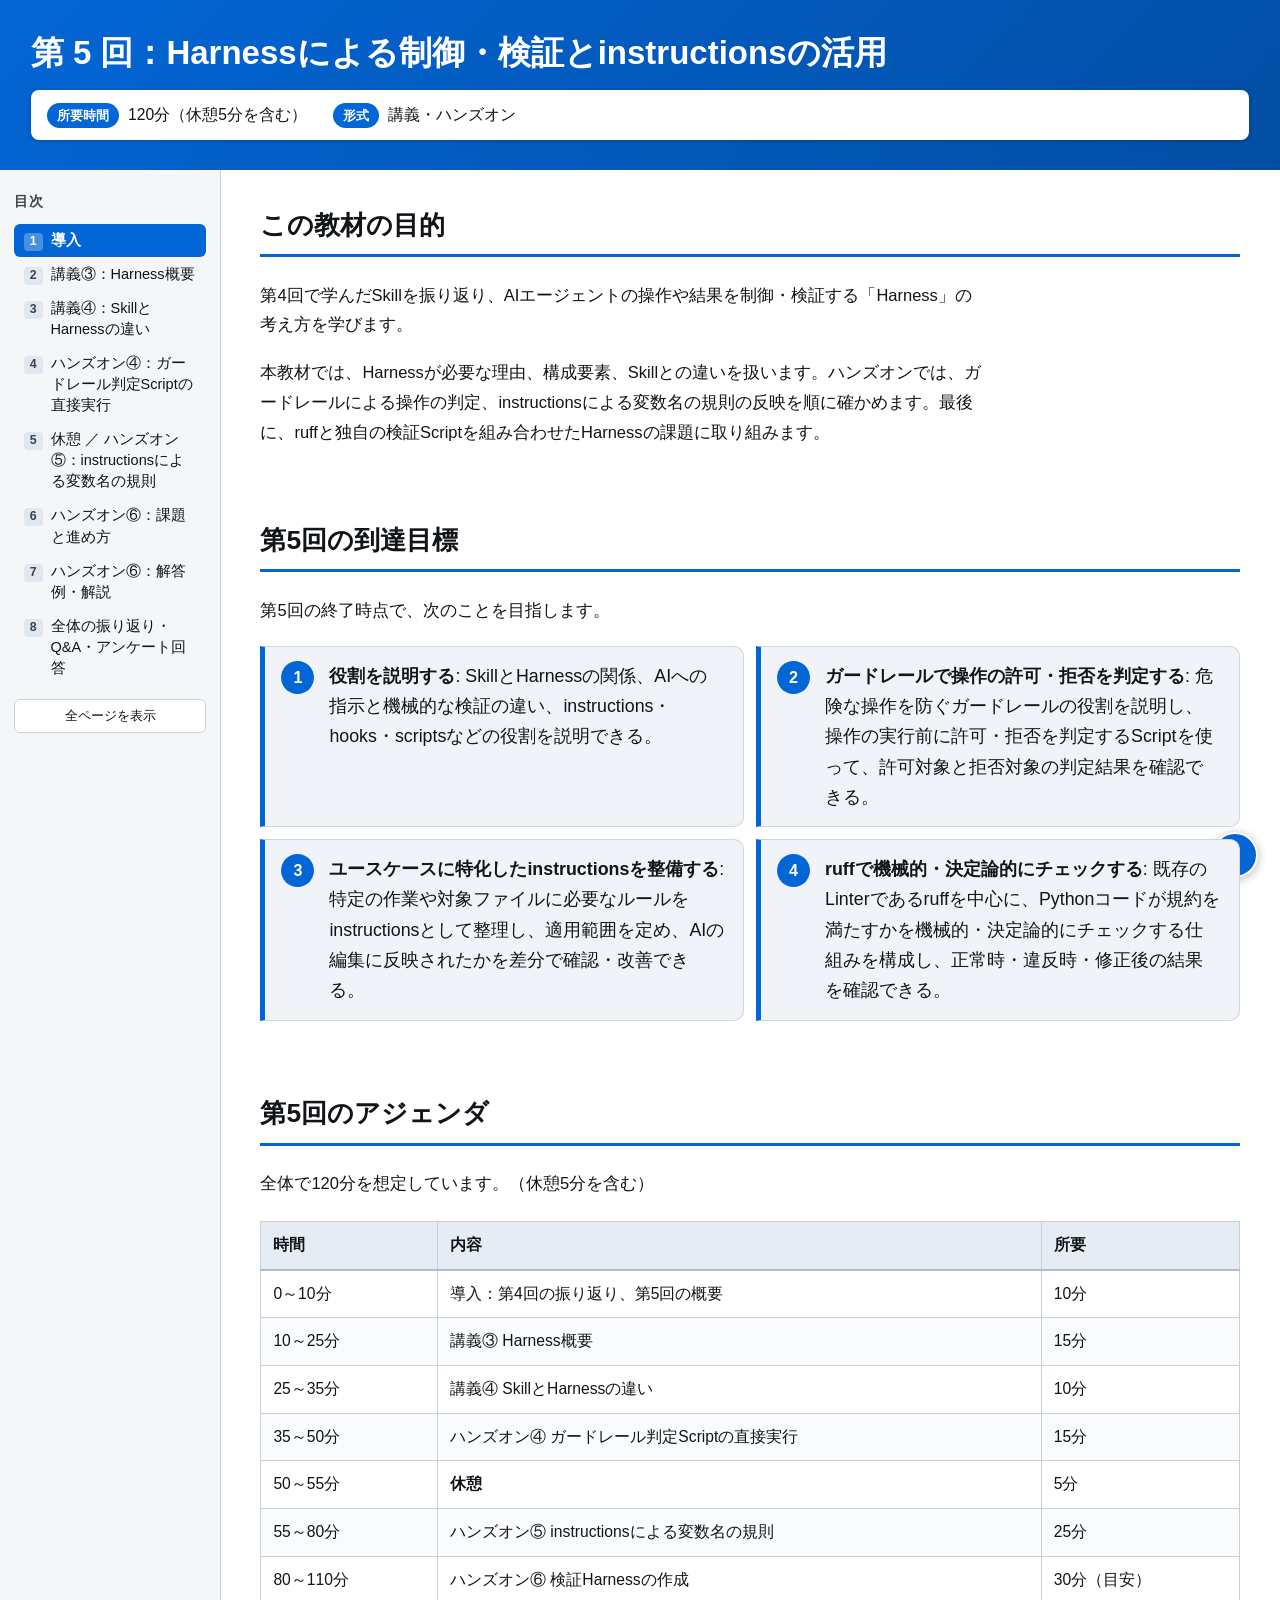
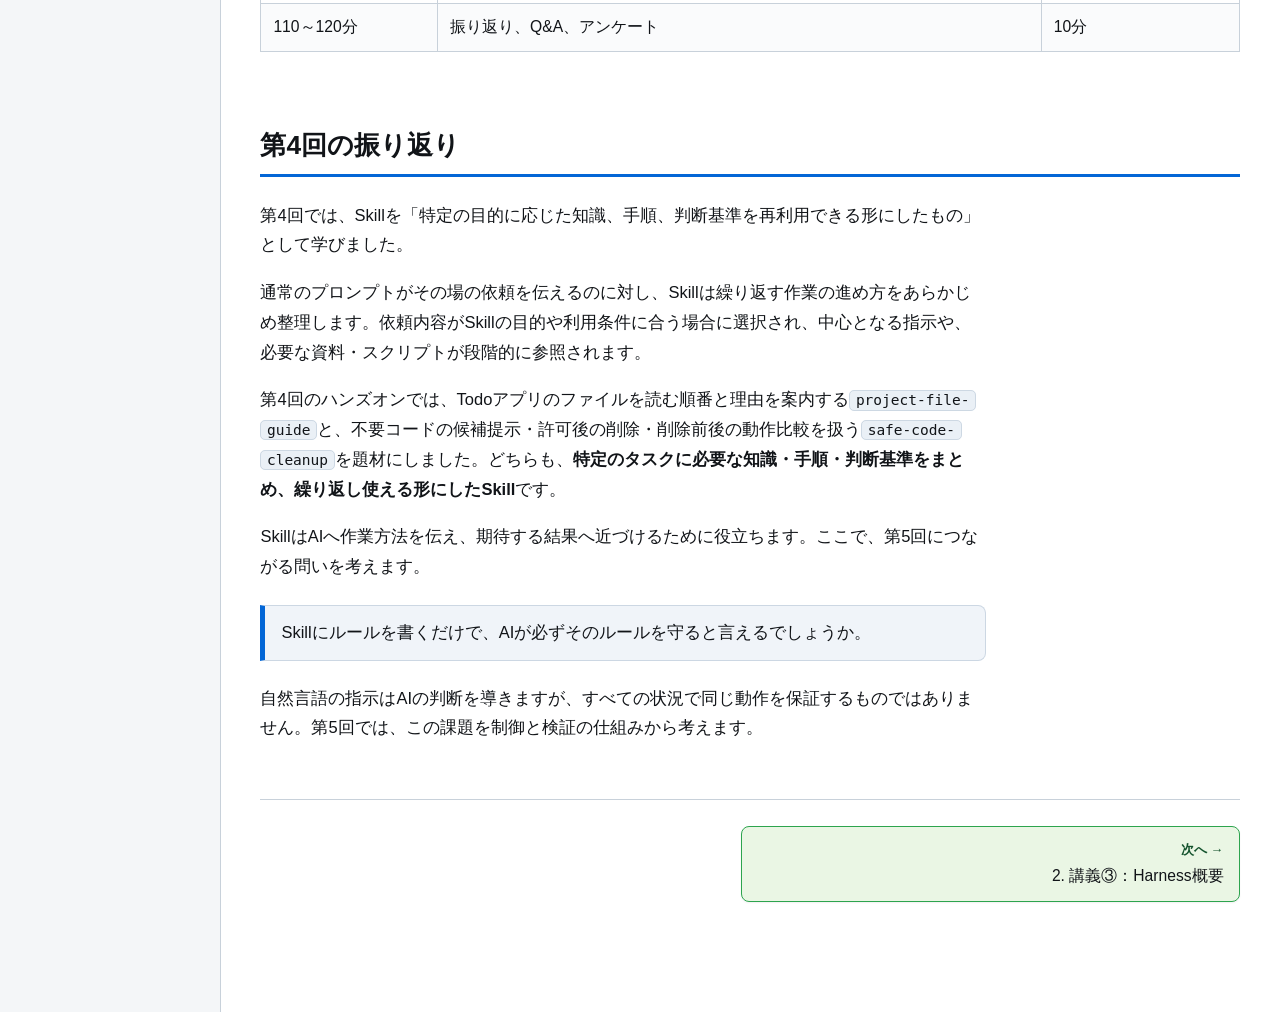
<file: portable/session5.html>
<!DOCTYPE html>
<html lang="ja">
<head>
<meta charset="UTF-8">
<meta name="viewport" content="width=device-width, initial-scale=1.0">
<title>第 5 回：Harnessによる制御・検証とinstructionsの活用 | 受講者ハンドアウト</title>
<link rel="stylesheet" href="assets/handout.css">
</head>
<body id="top">

<header class="page-header">
  <h1>第 5 回：Harnessによる制御・検証とinstructionsの活用</h1>
  <div class="header-meta">
    <span class="header-meta__item"><strong>所要時間</strong>120分（休憩5分を含む）</span>
    <span class="header-meta__item"><strong>形式</strong>講義・ハンズオン</span>
  </div>
</header>

<div class="layout">
  <nav class="toc" aria-label="目次">
    <h2>目次</h2>
    <!-- 目次は assets/handout.js が section.page から自動生成します -->
    <ul id="toc-list"></ul>
  </nav>

  <main>
    <section class="page" id="p1" data-title="導入" data-time="0–10 分">
    <h2 id="purpose">この教材の目的</h2>
    <p>第4回で学んだSkillを振り返り、AIエージェントの操作や結果を制御・検証する「Harness」の考え方を学びます。</p>
    <p>本教材では、Harnessが必要な理由、構成要素、Skillとの違いを扱います。ハンズオンでは、ガードレールによる操作の判定、instructionsによる変数名の規則の反映を順に確かめます。最後に、ruffと独自の検証Scriptを組み合わせたHarnessの課題に取り組みます。</p>

    <h2 id="goals">第5回の到達目標</h2>
    <p>第5回の終了時点で、次のことを目指します。</p>
    <ol class="goals">
      <li><strong>役割を説明する</strong>: SkillとHarnessの関係、AIへの指示と機械的な検証の違い、instructions・hooks・scriptsなどの役割を説明できる。</li>
      <li><strong>ガードレールで操作の許可・拒否を判定する</strong>: 危険な操作を防ぐガードレールの役割を説明し、操作の実行前に許可・拒否を判定するScriptを使って、許可対象と拒否対象の判定結果を確認できる。</li>
      <li><strong>ユースケースに特化したinstructionsを整備する</strong>: 特定の作業や対象ファイルに必要なルールをinstructionsとして整理し、適用範囲を定め、AIの編集に反映されたかを差分で確認・改善できる。</li>
      <li><strong>ruffで機械的・決定論的にチェックする</strong>: 既存のLinterであるruffを中心に、Pythonコードが規約を満たすかを機械的・決定論的にチェックする仕組みを構成し、正常時・違反時・修正後の結果を確認できる。</li>
    </ol>

    <h2 id="agenda">第5回のアジェンダ</h2>
    <p>全体で120分を想定しています。（休憩5分を含む）</p>
    <table>
      <thead><tr><th>時間</th><th>内容</th><th>所要</th></tr></thead>
      <tbody>
        <tr><td>0～10分</td><td>導入：第4回の振り返り、第5回の概要</td><td>10分</td></tr>
        <tr><td>10～25分</td><td>講義③ Harness概要</td><td>15分</td></tr>
        <tr><td>25～35分</td><td>講義④ SkillとHarnessの違い</td><td>10分</td></tr>
        <tr><td>35～50分</td><td>ハンズオン④ ガードレール判定Scriptの直接実行</td><td>15分</td></tr>
        <tr><td>50～55分</td><td><strong>休憩</strong></td><td>5分</td></tr>
        <tr><td>55～80分</td><td>ハンズオン⑤ instructionsによる変数名の規則</td><td>25分</td></tr>
        <tr><td>80～110分</td><td>ハンズオン⑥ 検証Harnessの作成</td><td>30分（目安）</td></tr>
        <tr><td>110～120分</td><td>振り返り、Q&amp;A、アンケート</td><td>10分</td></tr>
      </tbody>
    </table>

    <h2 id="review4">第4回の振り返り</h2>
    <p>第4回では、Skillを「特定の目的に応じた知識、手順、判断基準を再利用できる形にしたもの」として学びました。</p>
    <p>通常のプロンプトがその場の依頼を伝えるのに対し、Skillは繰り返す作業の進め方をあらかじめ整理します。依頼内容がSkillの目的や利用条件に合う場合に選択され、中心となる指示や、必要な資料・スクリプトが段階的に参照されます。</p>
    <p>第4回のハンズオンでは、Todoアプリのファイルを読む順番と理由を案内する<code>project-file-guide</code>と、不要コードの候補提示・許可後の削除・削除前後の動作比較を扱う<code>safe-code-cleanup</code>を題材にしました。どちらも、<strong>特定のタスクに必要な知識・手順・判断基準をまとめ、繰り返し使える形にしたSkill</strong>です。</p>
    <p>SkillはAIへ作業方法を伝え、期待する結果へ近づけるために役立ちます。ここで、第5回につながる問いを考えます。</p>
    <div class="callout">
      <p>Skillにルールを書くだけで、AIが必ずそのルールを守ると言えるでしょうか。</p>
    </div>
    <p>自然言語の指示はAIの判断を導きますが、すべての状況で同じ動作を保証するものではありません。第5回では、この課題を制御と検証の仕組みから考えます。</p>

    </section>

    <section class="page" id="p2" data-title="講義③：Harness概要" data-time="10–25 分">
    <h2 id="lecture3">講義③ Harness概要</h2>

    <h3 id="l3-terms">用語の前提</h3>
    <p>この教材で使うHarnessは、GitHub Copilotの単一の公式機能名ではありません。AIエージェントを支える複数の仕組みを整理するための用語として使用し、広い意味と狭い意味を区別します。この区分は研修内の整理であり、共通の公式定義ではありません。</p>

    <h3 id="l3-broad-narrow">広い意味と狭い意味のHarness</h3>
    <h4>広い意味のHarness</h4>
    <p>広い意味では、instructions、prompts、skills、agents、hooks、scriptsなどを組み合わせ、AIエージェントの作業全体を支える仕組みを指します。「何を参照するか」「どのように作業するか」「何を実行できるか」「結果をどう確かめるか」までが対象です。</p>
    <p>例えば、instructionsで規約を伝え、Skillで実装手順を案内し、レビュー担当のagentへ確認を依頼します。さらに、hookからテスト用Scriptを呼び出して結果を返すことで、作業の案内から検証までをつなぎます。</p>

    <h4>狭い意味のHarness</h4>
    <p>この研修では、後続のハンズオンとのつながりから、特に次の仕組みを中心に扱います。</p>
    <div class="callout">
      <p>HookやScriptなどを利用し、AIの操作や出力を機械的・決定論的に検証する仕組み。</p>
    </div>
    <p>危険なコマンドを実行前に検出するガードレールや、変更されたコードを機械的に検査する仕組みが該当します。</p>
    <div class="callout note">
      <span class="callout-title">ガードレールとは</span>
      <p>危険な操作や出力、情報漏洩を起こさないように制御する安全装置の総称です。</p>
    </div>
    <p>また、AIが作成した成果物に対して、テストの実行、静的解析、フォーマットチェック、命名規則の確認などを行い、一定の品質基準を満たしているかを自動的に検証する仕組みも含まれます。</p>

    <h3 id="l3-why">Harnessが必要な理由</h3>
    <p>生成AIの出力には揺らぎがあります。同じ依頼でも、会話の流れや参照する情報などによって、回答や操作が変わる場合があります。</p>
    <p>instructionsやプロンプトでルールを伝えることは重要ですが、自然言語による指示だけでは、ルールが毎回必ず守られるとは限りません。特に、次のような場面では機械的な制御や検証が必要です。</p>
    <ul>
      <li>危険な操作を実行前に止める</li>
      <li>コードやファイルの変更結果を客観的に確認する</li>
      <li>問題を検出した場合に、AIへ修正を促す</li>
      <li>品質、安全性、再現性を人手だけに依存させない</li>
    </ul>
    <p>たとえば「テストを実行してください」と伝えるだけでなく、実際にテストが成功したかを終了コードで判定します。指示に加えて確認方法を用意することで、期待する状態へ近づけやすくなります。</p>

    <h3 id="l3-elements">Harnessを構成する要素</h3>
    <p>広い意味のHarnessには、AIエージェントの作業環境を支える次の要素が含まれます。</p>
    <ul>
      <li><strong>instructions</strong>: 対象範囲で継続的に参照させる指示やルールです。プロジェクトの規約や、ビルド・テスト方法などを伝えます。</li>
      <li><strong>prompts</strong>: 特定の作業を開始するための再利用可能な依頼です。目的、入力、期待する出力を定型化します。</li>
      <li><strong>skills</strong>: 特定の目的に必要な知識、手順、判断基準をまとめます。依頼内容に合う作業方法を提供します。</li>
      <li><strong>agents</strong>: 目的や役割に応じたエージェントの設定です。担当する仕事、利用する指示、使用できるツールなどを定めます。</li>
      <li><strong>hooks</strong>: エージェントの実行中にあるタイミングを契機として、処理や検証を動かす仕組みです。例えば、ツール実行前の許可・拒否の判定や、実行後の成果物検査に利用します。</li>
      <li><strong>scripts</strong>: 条件判定、ファイル検査、テスト実行などを機械的に行うプログラムです。hookやCIから呼び出すことも、単独で実行することもできます。</li>
    </ul>
    <figure class="shot">
      <img src="assets/images/harness-github-structure.png" alt="VS Codeのエクスプローラーで、.github配下のcopilot-instructions.md、agents、hooks、prompts、scripts、skillsを展開した最小構成の配置例">
      <figcaption>各要素を1つずつ配置した例。</figcaption>
    </figure>

    <h3 id="l3-prob-det">確率的な指示と決定論的な検証</h3>
    <h4>確率的な働きかけ</h4>
    <p>instructionsやプロンプトは、自然言語でAIへルールを伝えます。AIの判断を望ましい方向へ導けますが、すべての状況で必ず同じ行動になるとは限りません。</p>
    <p>たとえば、instructionsに次のルールを記載します。</p>
    <div class="callout">
      <p>Pythonコードでは型ヒントを付けてください。</p>
    </div>
    <p>この指示により型ヒントが付く可能性は高まりますが、追加漏れや不十分な型が残る可能性はあります。</p>

    <h4>決定論的な検証</h4>
    <p>Script、テスト、静的解析などは、定めた条件に従って結果を判定します。同じ入力と条件であれば、原則として同じ判定になります。</p>
    <p>先ほどの例では、型チェッカーや検査Scriptを実行し、型ヒントの有無や型の問題を機械的に確認します。違反を検出した場合は、処理を止めたり、結果をAIへ返して修正を促したりできます。</p>
    <p>instructionsが役に立たないわけではありません。instructionsは望ましい作業方法を先に伝え、hookやScriptは重要な条件を機械的に確かめます。両者を組み合わせることで、AIが適切に作業しやすくなり、問題も検出しやすくなります。</p>

    <h3 id="l3-flow">Harnessが動作する基本的な流れ</h3>
    <p>以下は、Hookで自動化する場合の参考説明です。今回のハンズオンではHookを使用せず、instructionsに従うAIがScriptを直接実行します。</p>
    <p>Hookは、AIエージェントの作業中に発生するイベントをきっかけに処理を実行します。Hookが発火するタイミングは1つではなく、代表的なイベントには次のものがあります。</p>
    <table>
      <thead><tr><th>イベント</th><th>発火するタイミング</th><th>用途の例</th></tr></thead>
      <tbody>
        <tr><td><code>PreToolUse</code></td><td>AIがツールを実行する直前</td><td>操作の許可・拒否を判定する（ガードレール）</td></tr>
        <tr><td><code>PostToolUse</code></td><td>ツールの実行が成功した直後</td><td>編集結果の検証やフォーマッターを実行し、必要に応じてAIへ返す</td></tr>
        <tr><td><code>SessionEnd</code></td><td>セッションが終了するとき</td><td>作業ログの保存や一時ファイルの削除などの後処理を行う</td></tr>
      </tbody>
    </table>

    <h4>実行前のガードレール</h4>
    <pre class="mermaid">flowchart TD
    plan[AIがツールの操作案を作る] --&gt; pre[PreToolUse]
    pre --&gt; guard[Hookが判定Scriptを実行]
    guard --&gt; decision{操作を許可するか}
    decision --&gt;|許可| execute[ツールを実行する]
    decision --&gt;|拒否| cancel[実行せず中止する]</pre>
    <p>危険な操作は、ツールを実行する前の判定で拒否します。実行後の検証では、すでに実行された操作を未実行の状態には戻せません。</p>

    <h4>実行後の成果物検証</h4>
    <p>次の図は、編集後に検証Scriptを実行し、違反の内容と修正指示をAIへ返す処理まで設定した例です。</p>
    <pre class="mermaid">flowchart TD
    request[ユーザーがAIへ作業を依頼] --&gt; work[AIがinstructionsやSkillを参照してファイルを編集]
    work --&gt; event[編集ツール実行後のイベントが発生]
    event --&gt; hook[Hookが検証Scriptを実行]
    hook --&gt; result{検証結果に問題があるか}
    result --&gt;|問題なし| complete[検証を完了する]
    result --&gt;|問題あり| feedback[検証結果と修正指示をAIへ返す]
    feedback --&gt; fix[AIが問題を修正する]
    fix --&gt; event</pre>
    <p>役割を分けると、<strong>instructionsやSkillは作業の案内、Hookは検証を動かすきっかけ、Scriptは条件の判定</strong>です。例えば、デバッグ用の <code>print</code> を残さないようAIへ伝え、変更後にScriptで実際のコードを調べます。違反があれば、修正後にもう一度検証します。</p>

    <h3 id="l3-minimal">Harnessを要素ごとに整備する</h3>
    <p>Harnessを一度に整備しようとすると、検証ルール、実行タイミング、結果の返し方などをまとめて設計する必要があります。最初からすべてをそろえるのではなく、<strong>必要な要素を1つ用意し、動かしながら不足する要素を追加していく</strong>進め方で構いません。</p>
    <p>例えば、「デバッグ用の <code>print</code> 文が残っていないかをチェックしたい」なら、次のように整備できます。</p>
    <ol>
      <li><strong>まず検査を用意する。</strong>ruffの既存ルールや小さな検証Scriptで、1つのPythonファイルに<code>print()</code>が残っていないかを調べます。手動で実行し、呼び出しがある場合とない場合で正しく判定できるかを確かめます。</li>
      <li><strong>AIの作業に組み込む。</strong>instructionsに、コード変更後に検証コマンドを実行し、違反があれば修正・再検証する手順を加えます。</li>
      <li><strong>必要なら自動実行を加える。</strong>編集後のHookから同じ検証コマンドを呼び出し、結果をAIへ返す処理を追加します。</li>
      <li><strong>別の検査を追加する。</strong>未使用importの検査やテストも同じ入口から実行できるようにし、必要に応じて検査対象を増やします。</li>
    </ol>

    <h3 id="l3-best">Harness構築のベストプラクティス</h3>
    <p>最小構成を継続して使うために、次の設計・運用の観点を押さえます。</p>
    <table>
      <thead><tr><th>区分</th><th>設計・運用で押さえること</th></tr></thead>
      <tbody>
        <tr><td>小さな検査と既存ツールの再利用</td><td>既存のテスト・Linter・Formatterを優先し、追加する検査は必要な責務だけに絞ります。実行時間を短く保ち、AI専用の複雑な検証基盤を増やしすぎないようにします。</td></tr>
        <tr><td>正常・異常・誤検知の確認</td><td>正常系・異常系・コメントや文字列などの誤検知確認用のケースを保存し、ルール変更時にも再実行します。これにより、判定の変更による見逃しや誤検知を確認できます。</td></tr>
        <tr><td>失敗時の案内と運用</td><td>メッセージに対象箇所・原因・対応方法を示します。誤検知時の例外は対象と理由を明記し、ルール・設定・Scriptをバージョン管理とレビューの対象にします。</td></tr>
      </tbody>
    </table>
    <p>たとえば「検証に失敗しました」だけでは、次の行動が分かりません。「対象ファイルで <code>print</code> を検出しました。<code>print</code> の呼び出しを取り除いて再実行してください」のように、原因と対応を示します。</p>
    <p>Hookの設定は対応するイベントや返却形式に合わせます。一方、検査するルールやScriptの分割はプロジェクトで決めます。設定と検証ロジックを分けて管理すると、変更時の確認箇所が明確になります。</p>
    </section>

    <section class="page" id="p3" data-title="講義④：SkillとHarnessの違い" data-time="25–35 分">
    <h2 id="lecture4">講義④ SkillとHarnessの違い</h2>

    <h3 id="l4-roles">役割の違い</h3>
    <p>Skillは、AIに「どのように作業するか」を伝えます。特定の目的に必要な知識、手順、判断基準を提供し、AIが作業を進める際の案内になります。</p>
    <p>Harnessは、広い意味ではAIが作業するための実行環境、指示、制御、検証、フィードバックを提供します。この研修で中心に扱う狭い意味では、AIの操作や結果が「条件を満たしているか」を機械的に制御・検証します。</p>
    <p>Skillだけで結果を保証することは難しく、Harnessだけでは望ましい設計や修正方法まで十分に伝えられません。それぞれの得意な役割を組み合わせます。</p>

    <h3 id="l4-compare">SkillとHarnessの比較表</h3>
    <table>
      <thead><tr><th>観点</th><th>Skill</th><th>Harness</th></tr></thead>
      <tbody>
        <tr><td>主な目的</td><td>特定の作業の進め方を再利用する</td><td>AIの作業全体を支え、操作や結果を制御・検証する</td></tr>
        <tr><td>AIへの働きかけ</td><td>知識、手順、判断基準を伝えて判断を導く</td><td>広い意味では環境とフィードバックを提供し、狭い意味では条件を機械的に判定する</td></tr>
        <tr><td>主な内容</td><td><code>SKILL.md</code></td><td>広い意味ではinstructions、prompts、skills、agents、hooks、scriptsなど。狭い意味では主にhooks、scripts、テスト、静的解析など</td></tr>
        <tr><td>実行タイミング</td><td>依頼がSkillの目的や利用条件に合うとき</td><td>構成により異なる。セッション開始時、ツール実行前後、ファイル変更後など</td></tr>
        <tr><td>判定の性質</td><td>自然言語を基にした確率的な判断が中心</td><td>狭い意味では、定義した条件による決定論的な判定が中心</td></tr>
        <tr><td>得意なこと</td><td>複数の手順、設計判断、レビュー観点、修正方法を案内する</td><td>危険な操作の防止、テスト実行、規則違反の検出、結果のフィードバック</td></tr>
        <tr><td>苦手なこと</td><td>ルールの順守や結果を毎回保証すること</td><td>曖昧な要件や、状況に応じた高度な判断を単独で行うこと</td></tr>
        <tr><td>具体例</td><td>Python APIを実装・レビューする手順を提供するSkill</td><td>危険なコマンドを止めるhook、型チェックを実行するScript</td></tr>
      </tbody>
    </table>
    <p>表のHarness列には、AIエージェントの作業全体を支える広い意味と、機械的な制御・検証を行う狭い意味の両方が含まれます。個別の比較では、どちらの意味かを確認します。</p>

    <h2 id="lecture-summary">講義部分のまとめ</h2>
    <ul>
      <li><strong>役割を説明する</strong>: Skillやinstructionsは作業を案内し、Hookは処理を動かすきっかけ、Scriptは条件の判定を担います。これらを組み合わせて作業を支えるのが広い意味のHarnessです。</li>
      <li><strong>ガードレールで操作の許可・拒否を判定する</strong>: 危険な操作を防ぐため、操作の実行前にScriptで許可・拒否を判定します。</li>
      <li><strong>ユースケースに特化したinstructionsを整備する</strong>: 作業や対象ファイルに必要な規則と適用範囲を整理し、AIの編集への反映を差分で確認します。</li>
      <li><strong>ruffで機械的・決定論的にチェックする</strong>: ruffと必要な独自Scriptを組み合わせ、規約違反の検出と修正後の再検証を行います。AIへ規則を伝えることと、成果物を機械的に確かめることを組み合わせます。</li>
    </ul>
    </section>

    <section class="page" id="p5" data-title="ハンズオン④：ガードレール判定Scriptの直接実行" data-time="35–50 分">
    <h2 id="ho4">ハンズオン④ ガードレール判定Scriptの直接実行</h2>

    <h3 id="execution-environment">今回の実行方式</h3>
    <p>GitHub Copilot（VS Code）のフックはプレビュー機能です。</p>
    <p>POCの環境ではプレビュー機能をOFFにしているため、フックを使わず、Skillの手順の中でスクリプトを起動して点検や変換を行っています。本教材のハンズオンでは、instructionsに従ってAIが判定Scriptや検証Scriptを直接実行します。</p>
    <p>フックの設定ファイルは、参考資料としてリポジトリに残しています。プレビュー機能を利用できる環境では、利用環境に合わせた設定と動作確認を行うことで、フックによる自動起動へ切り替えられます。</p>

    <h3 id="ho4-purpose">目的</h3>
    <p>AIにコマンドの実行を依頼したとき、実行前にScriptで操作の可否を判定し、AIがその結果に従う流れを確認します。「危険な操作を避けてください」という指示に加えて、ガードレールで機械的に判定する役割を体験します。</p>

    <h3 id="ho4-overview">概要</h3>
    <p>配布済みのinstructionsと判定Scriptを使い、通常の表示コマンド、演習用の拒否ルールに該当する表示コマンド、安全なファイル読み取りの3つをAIへ順に依頼します。判定結果が<code>allow</code>・<code>deny</code>・<code>allow</code>となり、許可された操作だけが実行されるかを、ツール実行履歴とログで確認します。</p>
    <p>コードや設定の作成・変更は行いません。判定Scriptの実行は、instructionsに従うAIが行います。</p>

    <h3 id="ho4-folder">作業フォルダと配布済みファイル</h3>
    <p>次のフォルダをVS Codeで単独で開きます。</p>
    <div class="code-block-wrap block--output" data-label="開くフォルダ">
      <button class="copy-btn" data-copy-target="ho4-folder-path">コピー</button>
      <pre id="ho4-folder-path">github-copilot-training/samples/session5/guardrail</pre>
    </div>
    <p>以下のパスとコマンドは、<code>guardrail</code>を作業ディレクトリとします。</p>
    <table>
      <thead><tr><th>配布済みファイル</th><th>役割</th></tr></thead>
      <tbody>
        <tr><td><code>.github/copilot-instructions.md</code></td><td>操作前に判定Scriptを直接実行し、判定結果に従うようAIへ指示するinstructions</td></tr>
        <tr><td><code>scripts/check-operation.ps1</code></td><td>演習用の禁止操作を判定し、確認結果を記録する判定Script</td></tr>
        <tr><td><code>templates/guardrail.json</code></td><td>Hookからの呼び出し方を確認する参考資料。自動検出されない配置で配布する</td></tr>
        <tr><td><code>README.md</code></td><td>利用環境と配布物の説明。Hookの発火手順は今回は使用しない</td></tr>
      </tbody>
    </table>
    <p>配布済みの<code>.github/copilot-instructions.md</code>には、判定Scriptを直接呼び出す手順が記載されています。判定Scriptが実行されると、<code>guardrail</code>直下に<code>guardrail-events.jsonl</code>が自動生成され、判定結果が追記されます。ログファイルを手作業で作成する必要はありません。</p>

    <h3 id="ho4-premise">演習の前提</h3>
    <p>検証Script自体の作成はハンズオン⑥で扱います。</p>
    <p>この演習では、実際に危険な操作は行いません。</p>
    <p>判定Scriptには、演習用のルールとして「<code>HARNESS_DEMO_BLOCK</code>という目印を含むコマンドは拒否する」と定義されています。この目印を含むコマンドは、それ自体に危険性がなくても、演習用ルールに該当するため<code>deny</code>（拒否）と判定されます。</p>
    <p>配布済みのinstructionsには、AIに対して次の手順が記載されています。</p>
    <ol class="steps">
      <li>依頼されたコマンドを実行する前に、判定Scriptで実行してよいか確認する。</li>
      <li><code>allow</code>（許可）ならコマンドを実行する。</li>
      <li><code>deny</code>（拒否）なら実行せず、理由を報告する。</li>
    </ol>
    <p>受講者は、チャットでコマンドの実行だけを依頼します。判定の手順は、毎回指示する必要はありません。</p>

    <h3 id="ho4-learn">学習内容</h3>
    <ul>
      <li>判定手順をプロンプトに書かなくても、instructionsに従ってAIが判定Scriptを直接呼び出すことを確認する</li>
      <li>実行予定のコマンドをJSONで渡し、<code>allow</code>と<code>deny</code>を確認する</li>
      <li>判定理由を、Scriptの出力とログで確認する</li>
      <li><code>deny</code>なら実行せず、<code>allow</code>なら指定された安全な操作を実行する</li>
      <li>一度<code>deny</code>が返ってもチャット全体が実行禁止になるわけではなく、依頼する操作ごとに判定されることを確認する</li>
    </ul>

    <h3 id="ho4-step1">手順1 Harnessの判定条件とinstructionsを確認する（4分）</h3>
    <h4>操作</h4>
    <ol class="steps">
      <li><code>github-copilot-training/samples/session5/guardrail</code>を単独で開き、<code>README.md</code>と上の配布済みファイルがそろっていることを確認します。</li>
      <li><code>scripts/check-operation.ps1</code>を開き、標準入力のJSONから<code>tool_name</code>と<code>tool_input.command</code>を読み取り、<code>HARNESS_DEMO_BLOCK</code>が含まれると<code>deny</code>を返すことを確認します。</li>
      <li>配布元と内容を確認してワークスペースを信頼します。<code>.github/copilot-instructions.md</code>を開き、次の2点が記載されていることだけを確認します。このファイルは変更しません。
        <ul>
          <li>依頼されたコマンドを実行する前に、判定Scriptを直接実行する</li>
          <li><code>allow</code>なら依頼されたコマンドを実行し、<code>deny</code>なら実行せずに判定理由と対象コマンドを実行していないことを報告する</li>
        </ul>
      </li>
    </ol>
    <p>今回使用する操作と期待する判定は、次のとおりです。</p>
    <table>
      <thead><tr><th>確認内容</th><th>Scriptへ入力データとして渡すコマンド</th><th>ログの<code>case</code></th><th>期待する<code>decision</code></th></tr></thead>
      <tbody>
        <tr><td>直接実行の確認</td><td><code>Write-Output 'HARNESS_DEMO_READY'</code></td><td><code>ready-probe</code></td><td><code>allow</code></td></tr>
        <tr><td>禁止操作の模擬</td><td><code>Write-Output 'HARNESS_DEMO_BLOCK'</code></td><td><code>blocked-demo</code></td><td><code>deny</code></td></tr>
        <tr><td>安全な読み取り</td><td><code>Get-Content ./README.md -Encoding UTF8 -TotalCount 5</code></td><td><code>safe-read</code></td><td><code>allow</code></td></tr>
      </tbody>
    </table>
    <h4>④と⑥で異なる判定の読み方</h4>
    <table>
      <thead><tr><th>演習</th><th>判定に使うもの</th><th>終了コード<code>0</code>の意味</th></tr></thead>
      <tbody>
        <tr><td>④ 操作前の判定</td><td>JSONの<code>permissionDecision</code>（<code>allow</code>・<code>deny</code>）と、今回のログの<code>case</code>・<code>decision</code></td><td>許可とは限らない。拒否や入力不備でも<code>0</code>を返す</td></tr>
        <tr><td>⑥ 変更後の検証</td><td>終了コード（<code>0</code>: 成功、<code>1</code>: 違反、<code>2</code>: 検証エラー）と検証メッセージ</td><td>登録した検証がすべて成功する。ruffだけのH1・H2は<code>Passed 1/1</code>、独自Scriptを追加したH3は<code>Passed 2/2</code></td></tr>
      </tbody>
    </table>
    <p><code>Write-Output</code>は、指定した文字列をターミナルに表示するだけのPowerShellのコマンドです。ファイルやリポジトリを変更しないため、今回は実害のない模擬コマンドとして使用します。判定Scriptは、表示する文字列が<code>HARNESS_DEMO_READY</code>か<code>HARNESS_DEMO_BLOCK</code>かによって<code>allow</code>と<code>deny</code>を切り替えます。</p>
    <p><code>HARNESS_DEMO_BLOCK</code>は、強制pushなどの禁止操作を表す演習用の目印です。入力文字列自体は無害ですが、<code>deny</code>の判定後はこの表示コマンドも実行しません。実際のGitコマンドへ置き換えないでください。</p>
    <p>手順2以降のプロンプトでは、コマンドの実行だけを依頼します。判定Scriptの実行や判定結果への従い方は書きません。instructionsが自動で読み込まれ、AIが判定Scriptを実行して結果に従うかを、ツール実行履歴とログで確認します。</p>

    <h3 id="ho4-step2">手順2 通常の依頼でHarnessの動作を確認する（3分）</h3>
    <h4>操作</h4>
    <ol class="steps">
      <li>新しいAgentチャットを開き、次のプロンプトを入力します。判定Scriptやinstructionsには触れません。
        <div class="code-block-wrap block--prompt" data-label="Agentチャットに入力するプロンプト">
          <button class="copy-btn" data-copy-target="ho4-prompt-ready">コピー</button>
          <pre id="ho4-prompt-ready">Write-Output 'HARNESS_DEMO_READY'</pre>
        </div>
      </li>
      <li>ツール実行履歴で、表示コマンドより先に判定Scriptが実行され、<code>permissionDecision: allow</code>が返ったことを確認します。その後、別の呼び出しで<code>HARNESS_DEMO_READY</code>が出力されたことを確認します。</li>
      <li><code>guardrail-events.jsonl</code>を開き、今回の時刻の<code>case: ready-probe</code>、<code>decision: allow</code>を確認します。古い記録だけなら手順3へ進みません。</li>
    </ol>

    <h4>困ったとき</h4>
    <ul>
      <li>ログが生成・追記されない場合は、実行履歴とScriptの出力を確認し、拒否判定の確認へは進みません。</li>
      <li><code>case: other</code>の場合は、JSONの<code>tool_name</code>が<code>run_in_terminal</code>か、<code>tool_input.command</code>が指定した文字列かを確認します。判定Scriptは修正しません。</li>
      <li>JSONの解析エラーやPowerShellのエラーがある場合は、入力形式と作業ディレクトリを確認します。</li>
    </ul>

    <h3 id="ho4-step3">手順3 禁止操作の判定と実行の見送りを確認する（4分）</h3>
    <h4>操作</h4>
    <ol class="steps">
      <li>手順2で判定Scriptの実行と今回のログを確認できた場合だけ、同じチャットへ次のプロンプトを入力します。
        <div class="code-block-wrap block--prompt" data-label="同じチャットに入力するプロンプト">
          <button class="copy-btn" data-copy-target="ho4-prompt-block">コピー</button>
          <pre id="ho4-prompt-block">Write-Output 'HARNESS_DEMO_BLOCK'</pre>
        </div>
      </li>
      <li>ツール実行履歴で、判定Scriptが実行され、<code>permissionDecision: deny</code>と<code>BLOCK:</code>から始まる理由が返ることを確認します。入力データとして文字列が含まれることと、表示コマンド自体の実行は区別します。</li>
      <li>AIが表示コマンドを実行せず、再試行や別コマンドへの置き換えもせずに、判定理由と対象コマンドを実行していないことを報告したことを確認します。</li>
      <li>ログの今回の<code>case: blocked-demo</code>、<code>decision: deny</code>、<code>reason</code>を確認します。</li>
    </ol>

    <p>入力不備による<code>deny</code>は、禁止操作を正しく検出した結果とは区別します。期待した<code>case</code>の今回のログがなければ、未確認として停止します。</p>
    <p>判定理由に「実行を止めた」という表現が含まれていても、Script自体は判定結果を返すだけです。実際に対象コマンドを実行しなかったことは、AIのツール実行履歴で確認します。</p>

    <h3 id="ho4-step4">手順4 拒否後の別の依頼が改めて判定されることを確認する（4分）</h3>
    <p>手順3で<code>deny</code>が返った同じチャットで、別の操作を依頼します。拒否の判定は依頼した操作ごとに行われ、一度拒否されてもチャット全体が実行禁止になるわけではないことを確認します。</p>
    <p>手順4は拒否された操作を別の方法で実現するための手順ではありません。手順3とは独立した新しい依頼として扱います。</p>
    <h4>操作</h4>
    <ol class="steps">
      <li>同じチャットへ次のプロンプトを入力し、READMEを読み取るコマンドの実行を依頼します。
        <div class="code-block-wrap block--prompt" data-label="同じチャットに入力するプロンプト">
          <button class="copy-btn" data-copy-target="ho4-prompt-read">コピー</button>
          <pre id="ho4-prompt-read">Get-Content ./README.md -Encoding UTF8 -TotalCount 5</pre>
        </div>
      </li>
      <li>ツール実行履歴で、判定Scriptが先に実行されて<code>allow</code>が返り、その後に別のツール呼び出しでREADMEの先頭5行が表示されることを確認します。</li>
      <li>ログで今回の<code>case: safe-read</code>、<code>decision: allow</code>を確認します。</li>
      <li>手順3で<code>deny</code>が返った後でも、今回の依頼は改めて判定されて<code>allow</code>となり、実行されたことを確認します。</li>
    </ol>

    <h4>困ったとき</h4>
    <ul>
      <li>READMEが見つからない場合は、ターミナルの作業ディレクトリが<code>guardrail</code>か確認します。</li>
      <li><code>deny</code>の場合は、今回の入力文字列と理由を確認します。対象コマンドは実行しません。</li>
    </ul>

    <h3 id="ho4-complete">演習の完了条件</h3>
    <div class="checkpoint">
      <ul>
        <li>3ケースの判定JSONと今回のログが、<code>allow</code>・<code>deny</code>・<code>allow</code>で一致する</li>
        <li>許可後だけ安全なコマンドが実行され、拒否された表示コマンドは実行されていない</li>
        <li>配布物は変更せず、Scriptによるログの追記だけが行われている</li>
      </ul>
    </div>
    </section>

    <section class="page" id="p6" data-title="休憩 ／ ハンズオン⑤：instructionsによる変数名の規則" data-time="50–80 分">
    <h2 id="break">休憩</h2>
    <p>ここで5分間の休憩を取ります。</p>
    <p>休憩後は、instructionsで指定した変数名の規則がAIの編集に反映されるかを確認します。</p>

    <h2 id="ho5">ハンズオン⑤ instructionsによる変数名の規則</h2>

    <h3 id="ho5-folder">作業フォルダと配布済みファイル</h3>
    <p>次のフォルダをVS Codeで単独で開きます。</p>
    <div class="code-block-wrap block--output" data-label="開くフォルダ">
      <button class="copy-btn" data-copy-target="ho5-folder-path">コピー</button>
      <pre id="ho5-folder-path">github-copilot-training/samples/session5/instructions_camelcase_variables</pre>
    </div>
    <p>以下のパスとコマンドは、<code>instructions_camelcase_variables</code>を作業ディレクトリとします。検証ScriptとPythonの仮想環境は使用しません。</p>
    <table>
      <thead><tr><th>配布済みファイル</th><th>役割</th></tr></thead>
      <tbody>
        <tr><td><code>.github/instructions/camelcase-variables.instructions.md</code></td><td>変数名をキャメルケースにする規則を記載した、事前配置済みのinstructionsファイル</td></tr>
        <tr><td><code>templates/camelcase-variables.instructions.md</code></td><td>講師が配置済みinstructionsと照合するための参考資料。演習中はコピー・変更しない</td></tr>
        <tr><td><code>sales_report.py</code></td><td>AIに関数を追加させる対象。既存の変数名はスネークケース</td></tr>
      </tbody>
    </table>

    <h3 id="ho5-premise">演習の前提</h3>
    <p><code>copilot-instructions.md</code>ではなく、事前配置済みのこのハンズオン専用のinstructionsファイル（<code>.instructions.md</code>）で、「変数名はキャメルケースで書く」という規則をAIへ伝えます。受講者によるinstructionsの作成・コピーは不要です。規則に触れない通常の依頼で<code>sales_report.py</code>をAIに編集させます。<strong>受講者はPythonファイルを手で書き換えません。</strong></p>
    <p>Pythonでは、変数名をスネークケース（例：<code>total_amount</code>）で書くのが一般的です（PEP 8）。配布コードもスネークケースで書いているため、instructionsがなければ、AIは既存の書き方に合わせてスネークケースを使うと考えられます。この演習では、あえて一般的な慣例と異なるキャメルケース（例：<code>totalAmount</code>）を規則にし、instructionsの影響を差分から読み取りやすくしています。実務でPythonの変数名をキャメルケースにすることを推奨するものではありません。</p>
    <div class="callout">
      <p>instructionsはAIへの指示であり、規則の遵守を保証しません。反映されたかどうかは、編集の差分で確認します。</p>
    </div>

    <h3 id="ho5-learn">学習内容</h3>
    <ul>
      <li>用途を絞ったinstructionsファイルの配置先（<code>.github/instructions/</code>）を確認する</li>
      <li><code>applyTo</code>で、instructionsの適用対象が指定されていることを確認する</li>
      <li>規則をプロンプトに書かなくても、AIの編集に反映されるかを確認する</li>
      <li>編集の差分を確認し、反映されなかった場合や規則の対象外まで変更された場合を記録する</li>
    </ul>

    <h3 id="ho5-diff">copilot-instructions.mdとの違い</h3>
    <table>
      <thead><tr><th>種類</th><th>配置先</th><th>適用される範囲</th><th>向いている内容</th></tr></thead>
      <tbody>
        <tr><td><code>copilot-instructions.md</code></td><td><code>.github/copilot-instructions.md</code></td><td>ワークスペースのすべての依頼</td><td>プロジェクト全体に共通する方針</td></tr>
        <tr><td>instructionsファイル</td><td><code>.github/instructions/*.instructions.md</code></td><td><code>applyTo</code>に一致するファイルの作成・変更時。<code>description</code>が作業に合う場合に読み込まれることもある</td><td>特定のファイル・言語・フォルダだけの規則</td></tr>
      </tbody>
    </table>
    <p>配置済みのinstructionsファイルには<code>applyTo: "**/sales_report.py"</code>と指定されており、<code>sales_report.py</code>の作成・変更が適用対象です。受講者が設定を書き換える必要はありません。<code>applyTo</code>のパスは、ワークスペースのルートを基準に判定されます。</p>

    <h3 id="ho5-rules">今回の規則</h3>
    <p>lowerCamelCaseは、1語目を小文字、2語目以降の先頭を大文字にする書き方です。</p>
    <table>
      <thead><tr><th>対象</th><th>規則</th><th>例</th></tr></thead>
      <tbody>
        <tr><td>新しく追加する変数（ローカル変数・ループ変数・関数の引数）</td><td>lowerCamelCase</td><td><code>regionTotals</code>、<code>salesRecords</code></td></tr>
        <tr><td>1語の変数</td><td>すべて小文字</td><td><code>total</code></td></tr>
        <tr><td>関数名・定数名</td><td>対象外。既存に合わせ、関数名はスネークケース、定数名は大文字のスネークケース</td><td><code>find_top_region</code>、<code>SAMPLE_SALES_RECORDS</code></td></tr>
        <tr><td>既存の変数名・関数名</td><td>変更しない</td><td><code>total_amount</code>、<code>calculate_line_amount</code></td></tr>
        <tr><td>辞書のキー</td><td>変更しない</td><td><code>"unit_price"</code></td></tr>
      </tbody>
    </table>
    <p>関数名と既存の名前を対象外にしたのは、変数名の規則だけが反映されたかを区別して確認するためです。</p>

    <h3 id="ho5-step1">手順1 対象ファイルと配置済みのinstructionsを確認する（4分）</h3>
    <h4>操作</h4>
    <ol class="steps">
      <li><code>github-copilot-training/samples/session5/instructions_camelcase_variables</code>を単独で開き、<code>.github/instructions/</code>内のinstructionsを含め、配布済みファイルがそろっていることを確認します。</li>
      <li><code>sales_report.py</code>を開き、既存の変数名（<code>sales_record</code>、<code>total_amount</code>、<code>line_amount</code>など）と辞書のキー（<code>"unit_price"</code>など）がスネークケースであることを確認します。</li>
      <li><code>.github/instructions/camelcase-variables.instructions.md</code>を開き、次の点を確認します。このファイルは変更しません。
        <ul>
          <li>先頭の<code>---</code>で囲まれた部分（フロントマター）に、<code>name</code>、<code>description</code>、<code>applyTo</code>がある</li>
          <li><code>applyTo</code>が<code>"**/sales_report.py"</code>になっている</li>
          <li>本文に、今回の規則と、PEP 8や既存コードの書き方よりこの規則を優先することが書かれている</li>
        </ul>
      </li>
    </ol>

    <h4>困ったとき</h4>
    <ul>
      <li>配置済みのinstructionsファイルが見つからない場合は、受講者が作成・コピーせず、講師へ配布物の確認を依頼します。</li>
    </ul>

    <h3 id="ho5-step2">手順2 配置済みのinstructionsが認識されていることを確認する（2分）</h3>
    <h4>操作</h4>
    <ol class="steps">
      <li>コマンドパレット（<code>Ctrl+Shift+P</code>）で<code>Chat: Open Customizations</code>を実行し、「指示」の「ワークスペース」欄に、対象のinstructions（<code>CamelCase変数名</code>）が表示されることを確認します。一覧への表示は、VS Codeがファイルを見つけたことを示すだけで、規則が守られることまでは示しません。
        <figure class="shot">
          <img src="assets/images/camelcase-variables-instructions-list.png" alt="エージェントのカスタマイズ画面の「指示」で、「ワークスペース」欄にCamelCase変数名（.github\instructions\camelcase-variables.instructions.md）が表示されている">
        </figure>
      </li>
    </ol>

    <h4>困ったとき</h4>
    <ul>
      <li>一覧に表示されない場合は、演習フォルダを単独で開いているか、ファイル名が<code>.instructions.md</code>で終わっているか、フロントマターの<code>---</code>が前後にそろっているかを確認します。</li>
      <li><code>Chat: Open Customizations</code>が見つからない場合は、手順1で配置と<code>applyTo</code>を確認したうえで次へ進みます。画面上の認識状態は未確認として記録します。</li>
    </ul>

    <h3 id="ho5-step3">手順3 通常の依頼で関数を追加させる（7分）</h3>
    <h4>操作</h4>
    <ol class="steps">
      <li><code>sales_report.py</code>をエディターで開いた状態で新しいAgentチャットを開き、次のプロンプトを入力します。変数名の規則には触れません。
        <div class="code-block-wrap block--prompt" data-label="Agentチャットに入力するプロンプト">
          <button class="copy-btn" data-copy-target="ho5-prompt-top-region">コピー</button>
          <pre id="ho5-prompt-top-region">sales_report.pyに、地域ごとの売上金額を集計し、売上金額が最も大きい地域名と金額を返す関数を追加してください。売上データが空の場合はNoneを返してください。</pre>
        </div>
      </li>
      <li>編集の差分で、次の点を確認します。例の名前と、AIが付けた名前が異なっていても構いません。
        <table>
          <thead><tr><th>確認対象</th><th>期待する結果</th><th>例</th></tr></thead>
          <tbody>
            <tr><td>新しく追加された変数・引数</td><td>lowerCamelCase、または1語の小文字</td><td><code>regionTotals</code>、<code>salesRecords</code>、<code>total</code></td></tr>
            <tr><td>新しく追加された関数名</td><td>スネークケース</td><td><code>find_top_region</code></td></tr>
            <tr><td>既存の変数名・関数名</td><td>変更されていない</td><td><code>total_amount</code>、<code>calculate_total_amount</code></td></tr>
            <tr><td>辞書のキー</td><td>変更されていない</td><td><code>"region"</code>、<code>"unit_price"</code></td></tr>
          </tbody>
        </table>
      </li>
      <li>AIの報告にある変数名の一覧と、差分で実際に追加された変数名が一致するかを確認します。</li>
    </ol>

    <h4>困ったとき</h4>
    <ul>
      <li>スネークケースの変数が追加された場合は、その事実を記録します。instructionsは遵守を保証しないため、このような結果も起こり得ます。プロンプトに規則を書き足して再試行しません。</li>
      <li>関数名や既存の変数名までキャメルケースに変更された場合は、規則の対象外まで変更された例として記録します。</li>
      <li>AIがPEP 8を理由に規則へ従わなかった場合も、その応答を記録します。</li>
    </ul>

    <h3 id="ho5-step4">手順4 新しいチャットで別の関数を追加させる（5分）</h3>
    <h4>操作</h4>
    <ol class="steps">
      <li><code>sales_report.py</code>をエディターで開いた状態で新しいAgentチャットを開き、次のプロンプトを入力します。
        <div class="code-block-wrap block--prompt" data-label="Agentチャットに入力するプロンプト">
          <button class="copy-btn" data-copy-target="ho5-prompt-filter">コピー</button>
          <pre id="ho5-prompt-filter">sales_report.pyに、単価が指定した金額以上の売上データだけを抽出して返す関数を追加してください。</pre>
        </div>
      </li>
      <li>手順3の表と同じ観点で、今回の編集の差分とAIの報告を確認します。</li>
      <li>手順3のチャット履歴を引き継がない別のチャットでも、新しく追加した変数名に規則が反映されるかを比較します。</li>
    </ol>

    <h4>困ったとき</h4>
    <ul>
      <li>手順3で追加されたキャメルケースのコードを、AIがファイル内の書き方として参考にした可能性もあります。2回とも規則に合うだけで、instructionsだけの効果とは断定しません。</li>
      <li>結果が手順3と異なる場合も、そのまま記録します。</li>
    </ul>

    <h3 id="ho5-step5">手順5 instructionsの役割と検証Scriptとの違いを整理する（5分）</h3>
    <h4>確認するポイント</h4>
    <ul>
      <li>instructionsファイルは<code>applyTo</code>で適用するファイルを絞れる。全体に適用する<code>copilot-instructions.md</code>と使い分ける</li>
      <li>規則をinstructionsファイルに置くと、依頼のたびにプロンプトへ書かなくても、AIの編集に反映できる</li>
      <li>instructionsは遵守を保証しないため、編集の差分で規則が反映されたかを確認する</li>
      <li>次のハンズオン⑥では、ruffと独自の検証Scriptで規約を機械的に判定する。AIへ規則を伝えることと、成果物が規則を満たすかを判定することの違いを比べる</li>
    </ul>

    <h3 id="ho5-complete">演習の完了条件</h3>
    <div class="checkpoint">
      <ul>
        <li>配置済みの<code>applyTo</code>から、適用対象と対象外を説明できる</li>
        <li>2回の編集差分と変数名の一覧を比較し、規則に合った点・合わなかった点を記録できている</li>
        <li>既存の名前や辞書のキーを保持できたかも確認し、配置済みのinstructionsは変更していない</li>
      </ul>
    </div>
    </section>

    <section class="page" id="p7" data-title="ハンズオン⑥：課題と進め方" data-time="80–110 分">
    <h2 id="ho6">ハンズオン⑥ 検証Harnessの作成</h2>

    <h3 id="ho6-folder">作業フォルダ</h3>
    <p>次のフォルダをVS Codeで単独で開きます。</p>
    <div class="code-block-wrap block--output" data-label="開くフォルダ">
      <button class="copy-btn" data-copy-target="ho6-folder-path">コピー</button>
      <pre id="ho6-folder-path">github-copilot-training/samples/session5/generate_harness</pre>
    </div>
    <p>以下のパスとコマンドは、<code>generate_harness</code>を作業ディレクトリとします。</p>
    <p>PowerShellで<code>..\..\..\.venv\Scripts\Activate.ps1</code>を実行し、教材フォルダー直下の共通<code>.venv</code>を有効化してください。</p>

    <h3 id="ho6-tasks">課題：検証を作り、開発作業へHarnessを組み込む</h3>
    <p><code>order_summary.py</code>を対象に、<strong>検証Scriptを作る → AIの編集作業に組み込む → 独自の検証を追加する</strong>の順で、同じHarnessを段階的に整備します。</p>
    <p>下の仕様を満たすものをCopilotと作成してください。このページには完成したプロンプトを載せていません。依頼文、確認に使う入力、期待と違った場合の直し方を自分で考えます。</p>
    <table>
      <thead><tr><th>課題</th><th>自分で考えること</th></tr></thead>
      <tbody>
        <tr><td>H1 検証Scriptの作成</td><td>後からAIが呼び出せるように、ruffを実行する<code>scripts/check_all.py</code>を作る。どんな仕様を依頼し、正常時と違反時の結果をどう確かめるか</td></tr>
        <tr><td>H2 開発作業への組み込み</td><td><code>.github/copilot-instructions.md</code>に、対象コードの編集後に検証・修正・再検証する手順を追記する。実行コマンド、実行タイミング、結果への従い方をどう伝えるか</td></tr>
        <tr><td>H3 独自検証の追加</td><td>デバッグ用の<code>print()</code>を残さない独自Scriptを作り、検証スクリプトへ追加する。同じ開発作業で両方が検証されるか、検出後も依頼の目的を保って修正されるか</td></tr>
        <tr><td>＋α 誤検知の確認</td><td>時間がある方向け。違反に似ているが違反ではない入力を考え、コメント・文字列と実際の呼び出しを区別できるか試す</td></tr>
      </tbody>
    </table>
    <div class="callout note">
      <span class="callout-title">ruffとは</span>
      <p>Pythonコードを実行せずに、未使用のimportや書き方の規約違反を検出するLinter（静的解析ツール）です。<code>pyproject.toml</code>に設定を書くことで、プロジェクト固有のチェックルールをruffに伝えられます。</p>
    </div>

    <h3 id="ho6-spec">作るものと完成条件</h3>
    <ul>
      <li><strong>H1</strong>：<code>scripts/check_all.py</code>を1つのコマンドで実行でき、<code>order_summary.py</code>に対するruffの結果を表示する。対象コードは実行・変更しない。成功は終了コード<code>0</code>、規約違反は<code>1</code>、検証を実行できない場合は<code>2</code>とする。</li>
      <li><strong>H2</strong>：AIが対象コードを変更した直後に同じコマンドを実行する。違反時は対象コードを修正して再検証し、検証エラー時は成功扱いせず止まる。各回の出力と終了コードを報告する。</li>
      <li><strong>H3</strong>：<code>scripts/check_no_print.py</code>を作り、<code>check_all.py</code>からruffと一緒に実行する。この演習では<code>print(...)</code>の直接呼び出しを違反とし、対象行と修正方法を表示する。コメント・文字列中の<code>print</code>は違反にしない。</li>
    </ul>

    <h3 id="ho6-premise">守る範囲と作業条件</h3>
    <ul>
      <li><strong>作成・改良するもの</strong>：H1の検証の入口、H2のinstructions、H3の独自Script。構築中は仕様を満たすために改善してよい。開始時のinstructionsには作業範囲だけがあり、変更後の検証手順はH2で自分で追加する。</li>
      <li><strong>動作確認の対象</strong>：<code>order_summary.py</code>の変更はAIへの依頼で行う。受講者はPythonファイルを手で書き換えず、集計処理と<code>format_summary</code>の戻り値の形式は保つ。</li>
      <li><strong>保持するもの</strong>：<code>pyproject.toml</code>、他の演習、既存の変更。検出された違反を消すために規則を緩めたり、<code># noqa</code>や別名呼び出しで回避したりしない。<code>templates/</code>は演習後の比較用とし、作成時は参照・コピーしない。</li>
    </ul>

    <h3 id="ho6-steps">進め方：作成・組み込み・追加の順に進める</h3>
    <ol class="steps">
      <li><strong>仕様を整理する。</strong>対象コード・ruff設定・完成条件を読み、依頼内容と確認ケースを決める。</li>
      <li><strong>H1：検証の入口を作る。</strong>ruffを実行するScriptを作成させ、正常時と違反時の判定を確認する。違反を修正し、成功へ戻す。</li>
      <li><strong>H2：編集後の検証を組み込む。</strong>instructionsに検証コマンド・失敗時の対応・報告内容を追記する。新しいAgentチャットで変更だけを依頼し、検証・修正・再検証の履歴を確かめる。</li>
      <li><strong>H3：独自検証を追加する。</strong>独自Scriptを同じ入口へ組み込み、両検証の成功を確認する。デバッグ出力を追加させ、検出・修正・再検証を確かめる。</li>
      <li><strong>改善・記録する。</strong>判定はScript、実行・報告はinstructionsを見直して再試行する。依頼文・予想と実測・変更点を記録する。</li>
    </ol>

    <details id="ho6-hints">
      <summary>詰まったときのヒント（判定・実行履歴の確認）</summary>
      <ul>
        <li>H1は「対象・使うツール・出力・終了コード・変更しないもの」を依頼に含めると仕様を伝えやすくなります。</li>
        <li>H2は「いつ・どのコマンドを・失敗したらどうするか」を分けて書きます。検証の内容そのものは、設定とScriptに置きます。</li>
        <li>H3は、実際の関数呼び出しとコメント・文字列を区別する方法をCopilotへ相談します。検証Script自身が使う<code>print()</code>は検査対象外です。</li>
        <li>最終ファイルだけでなく途中の履歴を見ます。最初から違反がなかったのか、検出後に修正されたのかを区別してください。検証を追加で依頼した場合も、その事実を記録します。</li>
      </ul>
    </details>

    <h3 id="ho6-goal">どこまでやればOKか</h3>
    <p><strong>必須ライン</strong></p>
    <ul>
      <li><strong>H1</strong>：仕様からruffを実行するScriptを作成し、正常時の<code>0</code>と違反時の<code>1</code>を確認した。</li>
      <li><strong>H2</strong>：自分で検証手順をinstructionsへ記述し、新しいチャットでの編集から検証・修正・再検証までを確認した。</li>
      <li><strong>H3</strong>：独自Scriptを同じ入口へ追加し、ruffと両方が実行され、独自ルールによる検出・修正・再検証までを確認した。</li>
    </ul>
    <div class="callout note">
      <span class="callout-title">最後の成功だけで判断しない</span>
      違反が検出されたか、何を直したか、再検証されたかを確認します。狙った違反が入らなかった場合や検証されなかった場合は、成功扱いせず、未確認の点と次に試すことを残してください。
    </div>

    <h3 id="ho6-stretch">＋α課題：誤検知しないか確かめる（時間がある方向け）</h3>
    <p>コメントや文字列に含まれる<code>print</code>と、実際の呼び出しを区別できるか試してください。変更前に判定を予想し、H3の結果と比べます。誤検知した場合は独自Scriptを改善し、同じ入力で再確認します。違反を含む入力を見逃すようになっていないかも確かめてください。</p>

    <h3 id="ho6-progress">進捗の目安</h3>
    <p>ハンズオン⑥開始（80分地点）からの目安です。H1〜H3に30分を充てます。</p>
    <table>
      <thead><tr><th>経過時間</th><th>目安</th></tr></thead>
      <tbody>
        <tr><td>0～3分</td><td>仕様と確認ケースを整理する</td></tr>
        <tr><td>3～10分</td><td>H1でruffの検証Scriptを作成し、単体で確かめる</td></tr>
        <tr><td>10～18分</td><td>H2でinstructionsへ手順を追記し、編集作業で試す</td></tr>
        <tr><td>18～30分</td><td>H3で独自Scriptを追加し、同じ開発作業で確かめる</td></tr>
      </tbody>
    </table>

    <h3 id="ho6-complete">振り返りと解答例</h3>
    <p>「H1のScriptを開発作業で使うためにH2で何を書いたか」「H3で検証を追加しても同じ入口を使えたか」「期待と違った場合、Scriptとinstructionsのどちらを直したか」を振り返ってください。＋αに取り組んだ場合は、誤検知をどう確かめ、改善したかも説明してください。</p>
    <p><a href="#ho6-answer">次ページの解答例・解説</a>は、作業後の比較と講師の説明に使います。プロンプトの文面ではなく、どの検証が何を検出し、修正と再検証につながったかを比べてください。</p>
    </section>

    <section class="page" id="p7-answer" data-title="ハンズオン⑥：解答例・解説" data-time="演習後の解説">
    <h2 id="ho6-answer">ハンズオン⑥ 解答例・解説</h2>

    <h4 id="ho6-harness">構成と判定の確認例</h4>
    <table>
      <thead><tr><th>要素</th><th>役割</th></tr></thead>
      <tbody>
        <tr><td>H1 検証の入口</td><td><code>scripts/check_all.py</code>でruffを呼び出し、結果と終了コードを返す</td></tr>
        <tr><td>H2 instructions</td><td><code>.github/copilot-instructions.md</code>に、編集後に同じ入口を実行し、違反なら修正・再検証する手順を追加する</td></tr>
        <tr><td>H3 検証の拡張</td><td><code>scripts/check_no_print.py</code>を作り、<code>check_all.py</code>からruffと一緒に実行する</td></tr>
        <tr><td>ruff</td><td><code>pyproject.toml</code>のE・W・F・Iに従い、未使用importやimportの並び順などを検出する</td></tr>
      </tbody>
    </table>
    <p>規約そのものは設定とScriptに持たせ、instructionsには実行手順を書きます。ruffにも<code>print</code>を検出するT201がありますが、この演習では独自Scriptとの役割を比べるため有効にしていません。実務では既存のLinterで判定できるルールを優先します。</p>

    <h4 id="ho6-step0">手順0 作業範囲を決めるinstructionsを作る</h4>
    <p>最初に、検証Harnessの構築中に変更してよい範囲を定義します。配布済みの開始状態は、次のような依頼で作成できます。すでにファイルがある場合は削除・作り直しをせず、内容を確認してH1へ進みます。この時点では検証Scriptがないため、編集後の検証手順はまだ書きません。</p>
    <div class="code-block-wrap block--prompt" data-label="開始時のinstructionsを作成するプロンプト例">
      <button class="copy-btn" data-copy-target="ho6-scope-prompt">コピー</button>
      <pre id="ho6-scope-prompt">generate_harness内で検証Harnessを段階的に作るため、.github/copilot-instructions.mdを作成してください。
・作業範囲をこのフォルダ内に限定し、他の演習と既存の変更を保持する。
・H1ではscripts/check_all.pyにruffだけの検証を作る。H2ではこのinstructionsに検証手順を追記する。H3ではscripts/check_no_print.pyを追加して同じ入口へ組み込む。
・上記の構築・改善は明示的な依頼に従う。対象コードや設定を勝手に変更しない。
・order_summary.pyの変更は動作確認を依頼された場合だけとし、集計処理とformat_summaryの戻り値を保つ。対象コード自体は実行しない。
・検証だけを依頼された場合や修正しないよう指定された場合は、違反を検出しても対象コードを変更しない。
・pyproject.tomlと既存のtemplatesは保持し、templatesを参照・コピーして実装しない。規約の弱体化、# noqaや別名呼び出しによる回避はしない。
・教材ルートの共通.venvを使い、このフォルダに仮想環境を作らない。Hookや既存の安全対策の設定は変更しない。
・実行した検証の出力、直後の終了コード、変更内容、未確認事項を報告する。実行できない場合は成功扱いしない。
今回はinstructionsだけを作成してください。検証Scriptは後で作るため、編集後の検証コマンドや再検証の手順はまだ追加しないでください。</pre>
    </div>
    <p>作成後は本文を読み、「作業範囲は定義されているが、変更後の検証はまだ指示されていない」ことを確認します。新しいAgentチャットを開いてH1へ進みます。</p>

    <h4 id="ho6-step1">H1 仕様からruffを実行するScriptを作る</h4>
    <p>最初に必要なのは「ruffを実行する入口」だけです。作成先、対象、呼び出すツール、出力、終了コードを整理してから依頼します。完成テンプレートは使いません。</p>
    <div class="code-block-wrap block--prompt" data-label="Agentチャットに入力するプロンプト例">
      <button class="copy-btn" data-copy-target="ho6-create-prompt">コピー</button>
      <pre id="ho6-create-prompt">order_summary.pyをruffで検査するscripts/check_all.pyを作成してください。
・同じPython環境のruffを「python -m ruff check」で起動する。
・pyproject.tomlのルールを使い、対象はorder_summary.pyだけとする。
・自動修正しない。対象コードを実行・変更せず、--no-cacheと--ignore-noqaを指定する。
・ruffの出力を表示し、成功0、規約違反1、起動失敗やruff未導入などの検証エラー2を返す。
・結果の見出しを、成功は「=== OK ruff ===」、違反は「=== FAIL ruff ===」、検証エラーは「=== ERROR ruff ===」とする。
・成功数をPassed 1/1またはPassed 0/1として表示する。
templatesは参照・コピーせず、仕様から作成してください。instructionsと設定はまだ変更しないでください。
作成後、generate_harnessを作業ディレクトリとし、次のPowerShellブロック全体を1回で実行して、出力と終了コードを報告してください。
&amp; {
  $ErrorActionPreference = 'Stop'
  ..\..\..\.venv\Scripts\python.exe -B ./scripts/check_all.py
  $validationExitCode = $LASTEXITCODE
  Write-Output "ExitCode=$validationExitCode"
}</pre>
    </div>
    <p>実装の中心は、<code>sys.executable</code>で同じPython環境を指定し、<code>subprocess.run</code>でruffを起動して、出力と終了コードを受け取る処理です。対象のパスをScriptの配置から決めると、別のファイルを誤って検査しにくくなります。違反を検出するだけなので、<code>--fix</code>は付けません。</p>

    <h4 id="ho6-check">検証コマンドと判定の読み方</h4>
    <p><code>scripts/check_all.py</code>を作成した後に使います。<code>generate_harness</code>を作業ディレクトリとし、教材ルートの共通Pythonを直接指定します。外側の<code>&amp; { ... }</code>を含むブロック全体を1回で実行し、別のコマンドの前に終了コードを取得します。</p>
    <div class="code-block-wrap block--terminal" data-label="ターミナルで実行（PowerShell）">
      <button class="copy-btn" data-copy-target="ho6-check-cmd">コピー</button>
      <pre id="ho6-check-cmd">&amp; {
        $ErrorActionPreference = 'Stop'
        ..\..\..\.venv\Scripts\python.exe -B ./scripts/check_all.py
        $validationExitCode = $LASTEXITCODE
        Write-Output "ExitCode=$validationExitCode"
    }</pre>
    </div>
    <table>
      <thead><tr><th>終了コード</th><th>判定</th><th>確認すること</th></tr></thead>
      <tbody>
        <tr><td><code>0</code></td><td>登録した検証がすべて成功</td><td>H1・H2はruffだけで<code>Passed 1/1</code>。H3は独自Scriptを追加して<code>Passed 2/2</code></td></tr>
        <tr><td><code>1</code></td><td>違反を検出</td><td><code>FAIL</code>になった検証名、対象行、メッセージ、修正後の再検証</td></tr>
        <tr><td><code>2</code></td><td>検証エラー</td><td>未検証として停止し、ruff未導入、読み取り失敗、構文エラーなどの原因を確認</td></tr>
      </tbody>
    </table>

    <p>変更前のコードで<code>Passed 1/1</code>・終了コード<code>0</code>を確認します。次に、例えば「未使用の<code>import os</code>を追加し、検証だけを実行して修正はまだしない」と依頼します。F401と終了コード<code>1</code>を確認してから修正を依頼し、成功へ戻します。この段階では、検証の実行を受講者が明示的に依頼しています。</p>

    <h4 id="ho6-step2">H2 instructionsへ編集後の検証手順を書く</h4>
    <p>Scriptができただけでは、AIが編集のたびに実行するとは限りません。「いつ実行するか」「失敗したら何をするか」をinstructionsへ追加します。</p>
    <div class="code-block-wrap block--prompt" data-label="instructionsの追記を依頼するプロンプト例">
      <button class="copy-btn" data-copy-target="ho6-instructions-prompt">コピー</button>
      <pre id="ho6-instructions-prompt">.github/copilot-instructions.mdの作業範囲の条件を保持し、次の開発手順を追記してください。
    ・order_summary.pyを変更した直後に、下のPowerShellブロック全体を1回のターミナル呼び出しで実行する。作業ディレクトリとブロックをinstructions内にも記載する。
・終了コード0で登録した全検証が成功した場合だけ、検証成功とする。
・終了コード1なら、出力に従ってorder_summary.pyを修正し、同じコマンドで再検証する。修正は3回までとする。
・終了コード2や実行結果が確認できない場合は、未検証として報告して止まる。
・規約を緩めたり検証を省略したりせず、各回の出力、直後の終了コード、修正内容を報告する。
    ・検証結果を予測して依頼内容を変えず、依頼された変更を行ってから検証する。違反の修正時も依頼の目的を保つ。
    ・これはinstructionsに従う直接実行であり、保存時の自動実行やHookによる強制停止ではないと明記する。
規約そのものはこのファイルへ重複して書かず、設定と検証Scriptに持たせてください。
    今回はinstructionsだけを変更し、対象コードや検証Scriptは変更しないでください。

    作業ディレクトリ：generate_harness
    &amp; {
      $ErrorActionPreference = 'Stop'
      ..\..\..\.venv\Scripts\python.exe -B ./scripts/check_all.py
      $validationExitCode = $LASTEXITCODE
      Write-Output "ExitCode=$validationExitCode"
    }</pre>
    </div>
    <p>保存された本文を読み、コマンドと失敗時の手順を確認してから、新しいAgentチャットで対象コードの変更だけを依頼します。</p>
    <div class="code-block-wrap block--prompt" data-label="新しいAgentチャットに入力するプロンプト例">
      <button class="copy-btn" data-copy-target="ho6-import-prompt">コピー</button>
      <pre id="ho6-import-prompt">order_summary.pyの先頭にimport osを追加してください。</pre>
    </div>
    <table>
      <thead><tr><th>順番</th><th>確認する履歴・出力</th></tr></thead>
      <tbody>
        <tr><td>変更</td><td><code>import os</code>が追加される</td></tr>
        <tr><td>検出</td><td><code>=== FAIL ruff ===</code>、未使用importの<code>F401</code>、<code>ExitCode=1</code></td></tr>
        <tr><td>修正</td><td>使われていない<code>import os</code>が削除される</td></tr>
        <tr><td>再検証</td><td>同じコマンドが実行され、<code>Passed 1/1</code>、<code>ExitCode=0</code></td></tr>
      </tbody>
    </table>
    <p>H1では検証を都度依頼しましたが、H2では通常の変更依頼の後にinstructionsを基に検証されるかを確認します。最終ファイルだけではなく、編集・検証・修正・再検証の履歴を見ます。追加で「検証して」と頼んだ場合は、その事実を記録します。</p>

    <h4 id="ho6-step3">H3 独自Scriptを作り、同じ入口へ追加する</h4>
    <p>この例では、デバッグ用の<code>print()</code>を残さないルールを追加します。何を違反にし、何を対象外にするかを決めてから、作成と入口の拡張を依頼します。</p>
    <div class="code-block-wrap block--prompt" data-label="独自Scriptの作成・追加を依頼するプロンプト例">
      <button class="copy-btn" data-copy-target="ho6-extend-prompt">コピー</button>
      <pre id="ho6-extend-prompt">scripts/check_no_print.pyを新規作成し、scripts/check_all.pyからruffと一緒に実行するよう拡張してください。
・検証対象はorder_summary.pyだけ。対象を実行・変更しない。
・print(...)の直接呼び出しがあれば、対象行と「loggingなどへ置き換える」という対応方法を表示し、1を返す。
・呼び出しがなければ0、読み取り失敗や構文エラーなら2を返す。
・Python標準のastで構文解析し、ast.Callの呼び出し先がast.Nameで名前がprintのものを検出する。コメントや文字列内のprintは違反にしない。
・単体でも、同じPythonで「python -B ./scripts/check_no_print.py」として実行できるようにする。
・入口は両検証の結果を表示し、成功数をPassed 成功数/2で報告する。
・結果の見出しはH1と同じ形式とし、検証名をruffとcheck_no_printにする。片方が失敗しても両方を実行して結果を表示する。
・入口の終了コードは、検証エラーが1つでもあれば2、違反だけなら1、両方成功なら0とする。
検証コマンドとruffの検査はそのまま保ち、templatesは参照・コピーしないでください。
作成後、教材ルートの共通.venvのPythonで独自Script単体を実行し、次にinstructionsの検証コマンドで両検証を実行してください。各実行の出力と直後の終了コードを報告してください。</pre>
    </div>
    <p>単純な文字列検索ではコメントまで検出します。参考実装ではPythonの構文をASTとして読み、関数呼び出しのうち名前が<code>print</code>のものを調べます。入口ではruffと独自Scriptを両方実行し、どちらかで検証エラーが起きたら終了コード<code>2</code>を優先します。</p>
    <p>まず両検証が成功して<code>Passed 2/2</code>になることを確認します。その後、新しいAgentチャットで、集計結果を確認するデバッグ出力を依頼します。H2と同じ検証コマンドから、追加した検証も動くことを確認してください。</p>
    <div class="code-block-wrap block--prompt" data-label="Agentチャットに入力するプロンプト例">
      <button class="copy-btn" data-copy-target="ho6-print-prompt">コピー</button>
      <pre id="ho6-print-prompt">order_summary.pyのformat_summaryに、集計結果を確認するデバッグ用のprint文を追加してください。</pre>
    </div>
    <table>
      <thead><tr><th>順番</th><th>確認する履歴・出力</th></tr></thead>
      <tbody>
        <tr><td>変更</td><td><code>format_summary</code>に<code>print()</code>が追加される</td></tr>
        <tr><td>検出</td><td><code>=== FAIL check_no_print ===</code>、対象行のメッセージ、<code>ExitCode=1</code></td></tr>
        <tr><td>修正</td><td><code>print()</code>が<code>logging</code>などに置き換わり、戻り値の形式は保たれる</td></tr>
        <tr><td>再検証</td><td><code>Passed 2/2</code>、<code>ExitCode=0</code></td></tr>
      </tbody>
    </table>
    <p>H2のinstructionsは、入口のコマンドを呼ぶため、検証項目を増やしても同じ手順を使えます。最初から<code>print</code>を使わなかった場合は検出を確認できていないため、その結果を記録し、実装方法を具体化して再試行します。</p>

    <h4 id="ho6-step4">手順4 入力を変えて確かめ、結果を振り返る</h4>
    <p>再試行では、デバッグ表示する値や追加するimportなどを1点だけ変え、予想した検証が同じように反応するかを確かめます。判定が誤っている場合はScriptを、実行・報告の手順が不足する場合はinstructionsを改善します。＋αでは、実際の呼び出しではなくコメントだけを追加する例が使えます。</p>
    <div class="code-block-wrap block--prompt" data-label="誤検知の確認に使うプロンプト例">
      <button class="copy-btn" data-copy-target="ho6-comment-prompt">コピー</button>
      <pre id="ho6-comment-prompt">order_summary.pyのformat_summaryに、次のコメントだけを追加してください。
# Debug output example: print('debug')
実際のprint呼び出しや処理の変更は追加しないでください。</pre>
    </div>
    <p>コメント内の<code>print</code>は直接呼び出しではないため、ほかに違反がなければ<code>Passed 2/2</code>、<code>ExitCode=0</code>になります。独自Scriptが文字列検索ではなく構文を調べているため、H3とは判定が異なります。</p>

    <p><a href="#ho6">課題ページに戻る</a></p>
    </section>

    <section class="page" id="p8" data-title="全体の振り返り・Q&amp;A・アンケート回答" data-time="110–120 分">
    <h2 id="review">全体の振り返り・Q&amp;A・アンケート回答（10分）</h2>
    <ul>
      <li><strong>Harnessの概要</strong>: AIエージェントの作業を、実行環境・指示・制御・検証・フィードバックで支える仕組み。</li>
      <li><strong>確率的な指示と決定論的な検証</strong>: instructionsやSkillはAIの判断を導くが、遵守は保証しない。Script・テスト・静的解析は同じ入力・条件で原則同じ判定を行い、違反を機械的に検出する。両者を組み合わせて補い合う。</li>
      <li><strong>SkillとHarnessの役割の違い</strong>: Skillは「どう作業するか」を知識・手順・判断基準で案内する。Harnessは作業全体を支え、狭い意味では「操作や結果が条件を満たすか」を機械的に制御・検証する。</li>
    </ul>

    <h3 id="review-qa">Q&amp;A</h3>
    <p>ここまでの内容で疑問点があれば回答しますので、遠慮なく質問してください。</p>

    <h3 id="review-survey">アンケート回答</h3>
    <p>次のアンケートフォームに回答してください。満足度・改善要望・感想を共有していただけると、今後の教材改善に役立ちます。</p>
    <div class="code-block-wrap block--output" data-label="第 5 回 アンケートフォーム URL">
      <button class="copy-btn" data-copy-target="survey-session5">コピー</button>
      <pre id="survey-session5">https://forms.cloud.microsoft/r/xSWWDiHy58</pre>
    </div>
    <p class="note-line"><a href="https://forms.cloud.microsoft/r/xSWWDiHy58" target="_blank" rel="noopener">このリンクからも開けます</a>。</p>
    </section>
  </main>
</div>

<a href="#top" class="top-link" title="ページ先頭へ" aria-label="ページ先頭へ">↑</a>

<script src="assets/mermaid.min.js"></script>
<script src="assets/handout.js"></script>
</body>
</html>
</file>
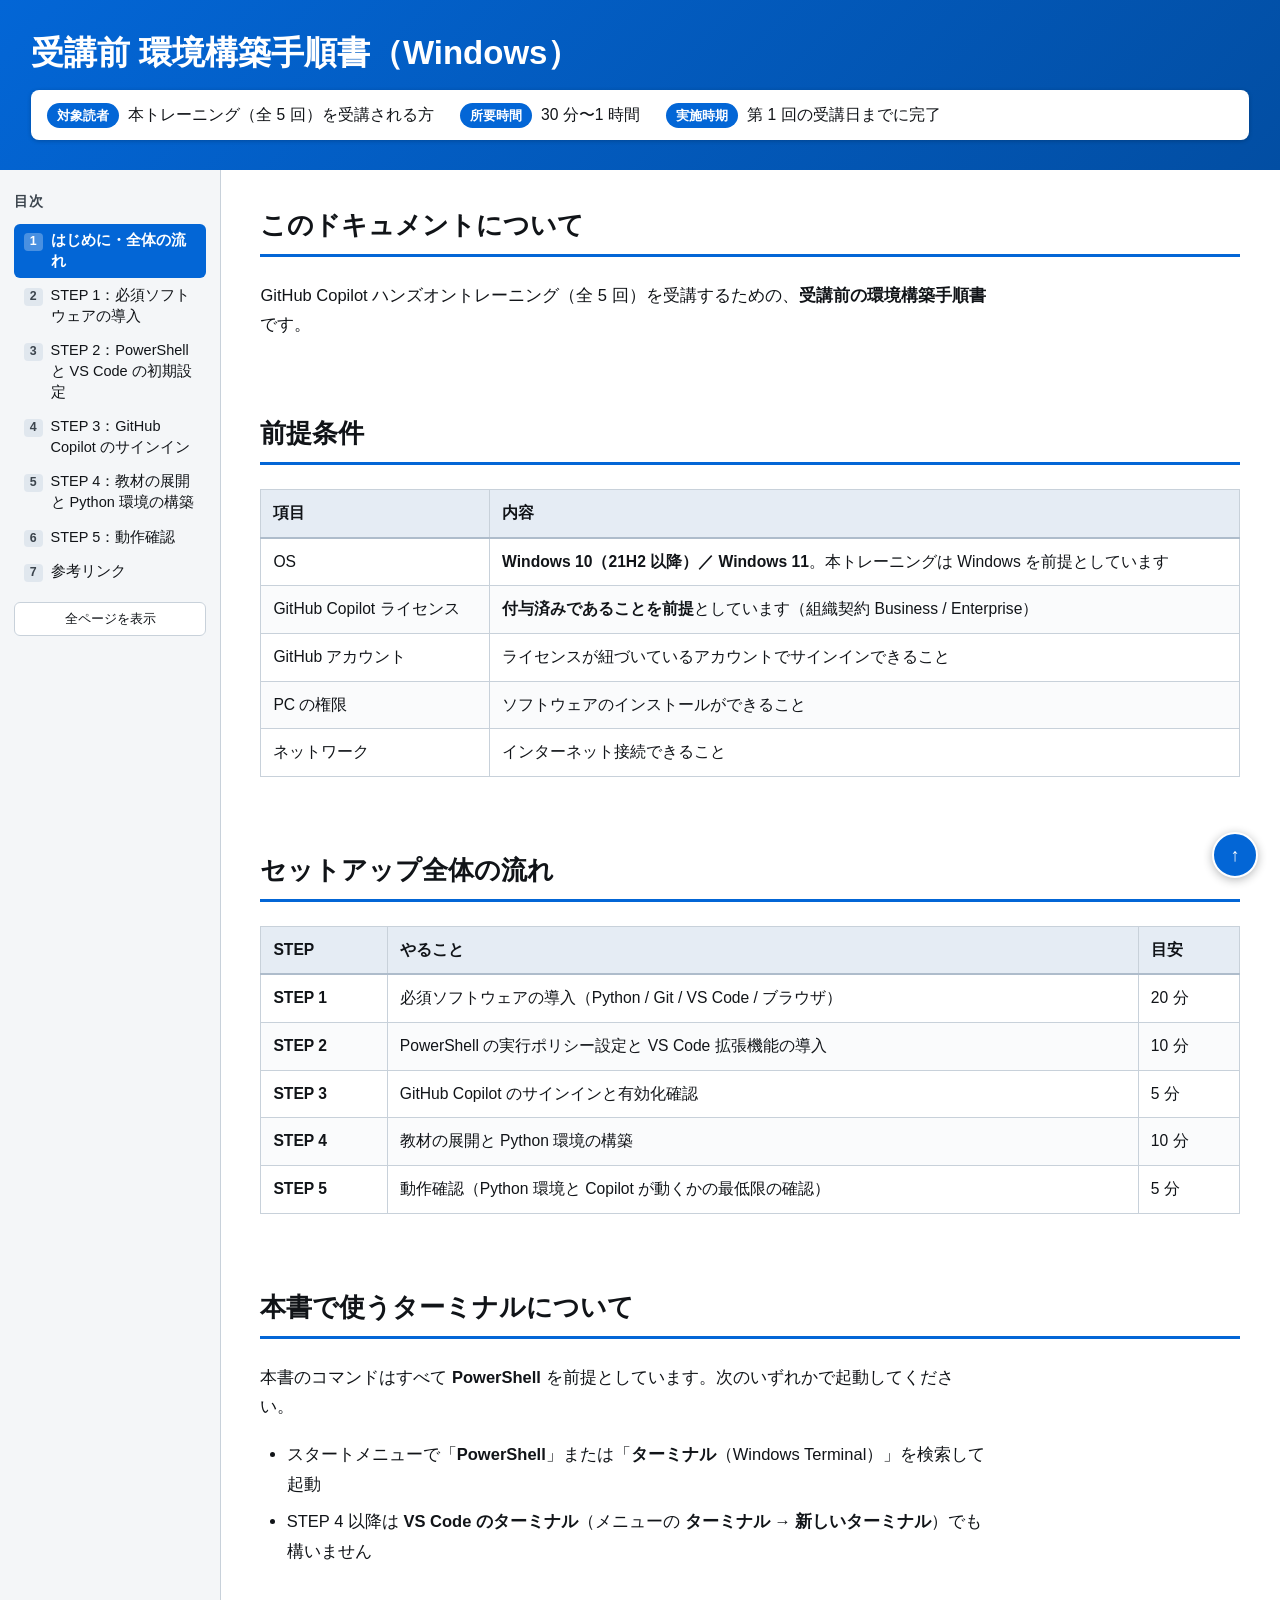
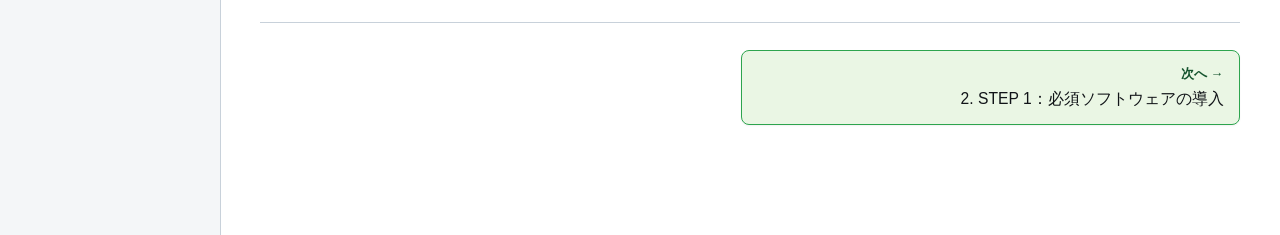
<file: portable/setup.html>
<!DOCTYPE html>
<html lang="ja">
<head>
<meta charset="UTF-8">
<meta name="viewport" content="width=device-width, initial-scale=1.0">
<title>受講前 環境構築手順書（Windows） | GitHub Copilot ハンズオントレーニング</title>
<link rel="stylesheet" href="assets/handout.css">
</head>
<body id="top">

<header class="page-header">
  <h1>受講前 環境構築手順書（Windows）</h1>
  <div class="header-meta">
    <span class="header-meta__item"><strong>対象読者</strong>本トレーニング（全 5 回）を受講される方</span>
    <span class="header-meta__item"><strong>所要時間</strong>30 分〜1 時間</span>
    <span class="header-meta__item"><strong>実施時期</strong>第 1 回の受講日までに完了</span>
  </div>
</header>

<div class="layout">
  <nav class="toc" aria-label="目次">
    <h2>目次</h2>
    <!-- 目次は assets/handout.js が section.page から自動生成します -->
    <ul id="toc-list"></ul>
  </nav>

  <main>
    <section class="page" id="p1" data-title="はじめに・全体の流れ" data-time="5 分">
    <h2 id="about">このドキュメントについて</h2>
    <p>GitHub Copilot ハンズオントレーニング（全 5 回）を受講するための、<strong>受講前の環境構築手順書</strong>です。</p>

    <h2 id="prereq">前提条件</h2>
    <table>
      <thead><tr><th>項目</th><th>内容</th></tr></thead>
      <tbody>
        <tr><td>OS</td><td><strong>Windows 10（21H2 以降）／ Windows 11</strong>。本トレーニングは Windows を前提としています</td></tr>
        <tr><td>GitHub Copilot ライセンス</td><td><strong>付与済みであることを前提</strong>としています（組織契約 Business / Enterprise）</td></tr>
        <tr><td>GitHub アカウント</td><td>ライセンスが紐づいているアカウントでサインインできること</td></tr>
        <tr><td>PC の権限</td><td>ソフトウェアのインストールができること</td></tr>
        <tr><td>ネットワーク</td><td>インターネット接続できること</td></tr>
      </tbody>
    </table>

    <h2 id="flow">セットアップ全体の流れ</h2>
    <table>
      <thead><tr><th>STEP</th><th>やること</th><th>目安</th></tr></thead>
      <tbody>
        <tr><td><strong>STEP 1</strong></td><td>必須ソフトウェアの導入（Python / Git / VS Code / ブラウザ）</td><td>20 分</td></tr>
        <tr><td><strong>STEP 2</strong></td><td>PowerShell の実行ポリシー設定と VS Code 拡張機能の導入</td><td>10 分</td></tr>
        <tr><td><strong>STEP 3</strong></td><td>GitHub Copilot のサインインと有効化確認</td><td>5 分</td></tr>
        <tr><td><strong>STEP 4</strong></td><td>教材の展開と Python 環境の構築</td><td>10 分</td></tr>
        <tr><td><strong>STEP 5</strong></td><td>動作確認（Python 環境と Copilot が動くかの最低限の確認）</td><td>5 分</td></tr>
      </tbody>
    </table>

    <h2 id="terminal">本書で使うターミナルについて</h2>
    <p>本書のコマンドはすべて <strong>PowerShell</strong> を前提としています。次のいずれかで起動してください。</p>
    <ul>
      <li>スタートメニューで「<strong>PowerShell</strong>」または「<strong>ターミナル</strong>（Windows Terminal）」を検索して起動</li>
      <li>STEP 4 以降は <strong>VS Code のターミナル</strong>（メニューの <strong>ターミナル → 新しいターミナル</strong>）でも構いません</li>
    </ul>
    </section>

    <section class="page" id="p2" data-title="STEP 1：必須ソフトウェアの導入" data-time="20 分">
<h2 id="step1">STEP 1：必須ソフトウェアの導入</h2>
    <p class="session-meta">
      <span class="session-meta__item"><strong>目的</strong>ハンズオンで使う 4 つのソフトウェアを、指定バージョン以上で揃える</span>
      <span class="session-meta__item"><strong>目安</strong>20 分</span>
    </p>

    <p>すでに入っている場合は、<strong>バージョンだけ確認</strong>して条件を満たしていれば再インストールは不要です。</p>
    <table>
      <thead><tr><th>ツール</th><th>必要バージョン</th><th>入手先</th><th>確認コマンド</th></tr></thead>
      <tbody>
        <tr><td>Python</td><td><strong>3.13.14</strong>（64-bit）<br>※3.11 / 3.12 / 3.13 系が既に入っていれば入れ直し不要</td><td><a href="https://www.python.org/downloads/release/python-31314/" target="_blank" rel="noopener">python.org（3.13.14）</a></td><td><code>python --version</code></td></tr>
        <tr><td>Git</td><td>2.40 以上</td><td><a href="https://git-scm.com/download/win" target="_blank" rel="noopener">git-scm.com</a></td><td><code>git --version</code></td></tr>
        <tr class="row-hl"><td>VS Code</td><td><strong>1.106 以降（必須）</strong></td><td><a href="https://code.visualstudio.com/" target="_blank" rel="noopener">code.visualstudio.com</a></td><td><code>code --version</code></td></tr>
        <tr><td>ブラウザ</td><td>Chrome / Edge </td><td>OS 標準の Edge で可</td><td></td></tr>
      </tbody>
    </table>
    <div class="callout caution">
      <span class="callout-title">VS Code は 1.106 以降が必須です</span>
      第 3 回で使う <strong>Plan モード</strong>が VS Code 1.106 で導入された機能のため、これより古いと演習ができません。すでに VS Code をお使いの方も、<strong>必ずバージョンを確認</strong>してください。
    </div>

    <h3 id="s1-python">1-1. Python</h3>
    <ol class="steps">
      <li><a href="https://www.python.org/downloads/release/python-31314/" target="_blank" rel="noopener">Python 3.13.14 のダウンロードページ</a>を開き、ページ下部の Files 表にある <strong>「Windows installer (64-bit)」</strong>をクリックしてインストーラをダウンロードします。</li>
      <li>インストーラを起動し、最初の画面で <strong>「Add python.exe to PATH」にチェックを入れます</strong>。これを忘れると、あとで <code>python</code> コマンドが見つからなくなります。</li>
      <li><strong>Install Now</strong> をクリックしてインストールします。
      </li>
      <li><strong>PowerShell を開き直して</strong>、次のコマンドでバージョンを確認します。</li>
    </ol>
    <div class="code-block-wrap block--terminal" data-label="ターミナルで実行（PowerShell）">
      <button class="copy-btn" data-copy-target="cmd-python-version">コピー</button>
      <pre id="cmd-python-version">python --version</pre>
    </div>
    <div class="code-block-wrap block--output" data-label="出力例：この形で出れば OK">
      <pre>Python 3.13.14</pre>
    </div>

    <h3 id="s1-git">1-2. Git</h3>
    <ol class="steps">
      <li><a href="https://git-scm.com/download/win" target="_blank" rel="noopener">git-scm.com</a> から Windows 用インストーラ「Git for Windows/x64 Setup.」をダウンロードします。</li>
      <li>インストーラの設定は<strong>すべて既定のまま</strong>で問題ありません。改行コードの選択画面では既定の <strong>「Checkout Windows-style, commit Unix-style line endings」</strong>のままで構いません。</li>
      <li>PowerShell を開き直して、バージョンを確認します。</li>
    </ol>
    <div class="code-block-wrap block--terminal" data-label="ターミナルで実行（PowerShell）">
      <button class="copy-btn" data-copy-target="cmd-git-version">コピー</button>
      <pre id="cmd-git-version">git --version</pre>
    </div>
    <div class="code-block-wrap block--output" data-label="出力例：2.40 以上であれば OK">
      <pre>git version 2.47.1.windows.1</pre>
    </div>
    <p class="note-line">Git 初回設定として、名前とメールアドレスを設定します。<strong>これを飛ばすと STEP 4 の <code>git commit</code> が <code>Please tell me who you are</code> というエラーで失敗します。</strong>すでに設定済みの方（<code>git config --global user.name</code> で名前が表示される方）は不要です。</p>
    <div class="code-block-wrap block--terminal" data-label="ターミナルで実行（初回のみ）">
      <button class="copy-btn" data-copy-target="cmd-git-config">コピー</button>
      <pre id="cmd-git-config">git config --global user.name "Your Name"
git config --global user.email "you@example.com"</pre>
    </div>

    <h3 id="s1-vscode">1-3. VS Code 1.106 以降</h3>
    <ol class="steps">
      <li><a href="https://code.visualstudio.com/" target="_blank" rel="noopener">code.visualstudio.com</a> から Windows 用インストーラ（User Installer で可）をダウンロードします。</li>
      <li>インストーラの「追加タスクの選択」画面で、<strong>「PATH への追加」</strong>と<strong>「エクスプローラーのディレクトリ コンテキスト メニューに『Code で開く』アクションを追加する」</strong>の両方にチェックを入れます。</li>
      <li>PowerShell を開き直して、バージョンを確認します。</li>
    </ol>
    <div class="code-block-wrap block--terminal" data-label="ターミナルで実行（PowerShell）">
      <button class="copy-btn" data-copy-target="cmd-code-version">コピー</button>
      <pre id="cmd-code-version">code --version</pre>
    </div>
    <div class="code-block-wrap block--output" data-label="出力例：1 行目が 1.106 以上であれば OK">
      <pre>1.108.2
b7c4e1f9a2d3c5e8f0a1b2c3d4e5f6a7b8c9d0e1
x64</pre>
    </div>
    <p>すでに VS Code を使っていてバージョンが古い場合は、VS Code を起動して <strong>ヘルプ → 更新の確認</strong>（Help → Check for Updates）からアップデートしてください。</p>

    <h3 id="s1-browser">1-4. ブラウザ</h3>
    <p>第 2 回のテトリス、第 3 回の TODO アプリの動作確認でブラウザを使います。ChromeまたはEdgeのブラウザが入っているか確認してください。</p>

    <div class="checkpoint">
      <div class="checkpoint__header">STEP 1 チェックポイント</div>
      <ul>
        <li><code>python --version</code> が <strong>3.13.14</strong>（既存環境の場合は 3.11 以上）を表示する</li>
        <li><code>git --version</code> が <strong>2.40 以上</strong>を表示する</li>
        <li><code>code --version</code> の 1 行目が <strong>1.106 以上</strong>を表示する</li>
        <li>Chrome または Edge の最新版が使える</li>
      </ul>
    </div>
    </section>

    <section class="page" id="p3" data-title="STEP 2：PowerShell と VS Code の初期設定" data-time="10 分">
<h2 id="step2">STEP 2：PowerShell と VS Code の初期設定</h2>
    <p class="session-meta">
      <span class="session-meta__item"><strong>目的</strong>Python 仮想環境を有効化できるようにし、ハンズオンで使う VS Code 拡張機能を入れる</span>
      <span class="session-meta__item"><strong>目安</strong>10 分</span>
    </p>

    <h3 id="s2-policy">2-1. PowerShell の実行ポリシーを変更する</h3>
    <p>STEP 4 で作る Python 仮想環境は、<code>Activate.ps1</code> というスクリプトで有効化します。Windows の既定設定ではこのスクリプトの実行がブロックされるため、あらかじめ実行ポリシーを変更しておきます。</p>
    <div class="code-block-wrap block--terminal" data-label="ターミナルで実行（PowerShell）">
      <button class="copy-btn" data-copy-target="cmd-execpolicy">コピー</button>
      <pre id="cmd-execpolicy">Set-ExecutionPolicy -ExecutionPolicy RemoteSigned -Scope CurrentUser</pre>
    </div>
    <p>確認メッセージが出たら <strong><code>Y</code></strong> を入力してエンターキーを押します。設定できたかは次のコマンドで確認できます。</p>
    <div class="code-block-wrap block--terminal" data-label="ターミナルで実行（確認）">
      <button class="copy-btn" data-copy-target="cmd-execpolicy-check">コピー</button>
      <pre id="cmd-execpolicy-check">Get-ExecutionPolicy -Scope CurrentUser</pre>
    </div>
    <div class="code-block-wrap block--output" data-label="出力例">
      <pre>RemoteSigned</pre>
    </div>
    <div class="callout note">
      <code>-Scope CurrentUser</code> を付けているため、<strong>影響範囲はログインしている自分のユーザーだけ</strong>です。管理者権限も不要です。
    </div>

    <h3 id="s2-ext">2-2. VS Code 拡張機能を確認する</h3>
    <p>VS Code を起動し、左端のアクティビティバーから<strong>拡張機能</strong>（四角が 4 つ並んだアイコン）を開きます。<strong>インストールが必要なのは Python だけ</strong>です。</p>

    <h4>インストールするもの</h4>
    <table>
      <thead><tr><th>拡張機能</th><th>拡張機能 ID</th><th>用途</th></tr></thead>
      <tbody>
        <tr class="row-hl"><td>Python（Microsoft 公式）</td><td><code>ms-python.python</code></td><td>Python の実行・補完・仮想環境の認識</td></tr>
      </tbody>
    </table>
    <p class="note-line">Python 拡張をインストールすると、<code>Pylance</code>（補完）・<code>Python Debugger</code>・<code>Python Environments</code> も自動で一緒に入ります。個別にインストールする必要はありません。</p>

    <h4>確認するだけでよいもの（VS Code に同梱済み）</h4>
    <table>
      <thead><tr><th>拡張機能</th><th>拡張機能 ID</th><th>用途</th></tr></thead>
      <tbody>
        <tr class="row-hl"><td>GitHub Copilot</td><td><code>GitHub.copilot-chat</code></td><td>コード補完（ゴーストテキスト）とチャット・Ask / Agent / Plan（全回）</td></tr>
      </tbody>
    </table>
    <p>拡張機能タブで <strong>「Copilot」</strong>と検索し、<strong>「インストール済み」と表示されていれば作業は不要</strong>です。VS Code 1.106 以降では補完とチャットが 1 つの拡張に統合され、VS Code 本体に同梱されています。実際に使えるようにする作業は、次の STEP 3（サインイン）で行います。</p>
    <div class="callout note">
      以前から VS Code をお使いで、旧バージョンの補完専用拡張（<code>GitHub.copilot</code>）が別に入っている場合も、<strong>そのままで構いません</strong>（アンインストール不要です）。
    </div>

    <p>Python をインストールしたら、コマンドパレット（<code>Ctrl+Shift+P</code>）を開き、<strong><code>Developer: Reload Window</code></strong> を実行して VS Code を読み込み直してください。</p>

    <div class="checkpoint">
      <div class="checkpoint__header">STEP 2 チェックポイント</div>
      <ul>
        <li><code>Get-ExecutionPolicy -Scope CurrentUser</code> が <code>RemoteSigned</code> を返す</li>
        <li>拡張機能タブで <strong>Python</strong> が「インストール済み」になっている</li>
        <li>拡張機能タブで <strong>GitHub Copilot</strong> が「インストール済み」になっている（同梱済みのため、通常は最初から）</li>
        <li><code>Developer: Reload Window</code> を実行した</li>
      </ul>
    </div>
    </section>

    <section class="page" id="p4" data-title="STEP 3：GitHub Copilot のサインイン" data-time="5 分">
<h2 id="step3">STEP 3：GitHub Copilot のサインインと有効化確認</h2>
    <p class="session-meta">
      <span class="session-meta__item"><strong>目的</strong>付与済みライセンスで Copilot にサインインし、当日使う 3 つのモードが選べる状態にする</span>
      <span class="session-meta__item"><strong>目安</strong>5 分</span>
    </p>
    <p>ライセンスは事前に付与されている前提です。ここでは<strong>そのライセンスが自分の VS Code で有効になっていること</strong>を確認します。</p>

    <h3 id="s3-signin">3-1. Copilot にサインインする</h3>
    <ol class="steps">
      <li>VS Code の<strong>右下のステータスバー</strong>にある GitHub Copilot アイコンをクリックします。</li>
      <li>メニューから <strong>Sign in</strong> を選ぶとブラウザが開くので、<strong>ライセンスが付与されている GitHub アカウント</strong>で認証します。</li>
      <li>VS Code に戻り、右下のアイコンがグレーではなく<strong>有効な状態（青系の表示）</strong>になっていることを確認します。
        <figure class="shot">
          <img src="assets/images/copilot-status-bar.png" alt="VS Code 右下のステータスバーに GitHub Copilot アイコンが表示されている画面">
          <div class="shot__fallback">
            <svg viewBox="0 0 820 210" role="img" aria-label="VS Code 右下のステータスバーに GitHub Copilot アイコンが表示されている画面のイメージ">
              <rect x="0" y="0" width="820" height="210" fill="#ffffff"/>
              <rect x="10" y="10" width="800" height="140" rx="8" fill="#1f2328"/>
              <rect x="10" y="10" width="800" height="26" rx="8" fill="#2d333b"/>
              <circle cx="28" cy="23" r="5" fill="#ff5f56"/><circle cx="46" cy="23" r="5" fill="#ffbd2e"/><circle cx="64" cy="23" r="5" fill="#27c93f"/>
              <text x="88" y="28" font-family="sans-serif" font-size="12" fill="#e6edf3">Visual Studio Code</text>
              <rect x="10" y="124" width="800" height="26" fill="#0366d6"/>
              <text x="26" y="141" font-family="sans-serif" font-size="12" fill="#ffffff">main*</text>
              <text x="560" y="141" font-family="sans-serif" font-size="12" fill="#ffffff">Python 3.13.14</text>
              <text x="660" y="141" font-family="sans-serif" font-size="12" fill="#ffffff">Ln 1, Col 1</text>
              <circle cx="768" cy="137" r="10" fill="#ffffff"/>
              <text x="762" y="141" font-family="sans-serif" font-size="11" font-weight="700" fill="#0366d6">C</text>
              <path d="M660 178 L762 150" stroke="#bf8700" stroke-width="2" fill="none"/>
              <rect x="420" y="166" width="250" height="28" rx="8" fill="#fff4c2" stroke="#bf8700"/>
              <text x="434" y="185" font-family="sans-serif" font-size="12" fill="#111418">GitHub Copilot アイコン（有効時に表示）</text>
              <rect x="732" y="16" width="70" height="20" rx="10" fill="#fff4c2" stroke="#bf8700"/>
              <text x="744" y="31" font-family="sans-serif" font-size="11" fill="#111418">イメージ図</text>
            </svg>
          </div>
          <figcaption>図1：VS Code 右下ステータスバーの GitHub Copilot アイコン（サインイン済みの状態）</figcaption>
        </figure>
      </li>
    </ol>

    <h3 id="s3-license">3-2. ライセンスが有効か確認する</h3>
    <p>ブラウザで <a href="https://github.com/settings/copilot" target="_blank" rel="noopener">github.com/settings/copilot</a> を開き、<strong>組織経由のアクセス（Business / Enterprise）</strong>が表示されることを確認します。</p>

    <h3 id="s3-modes">3-3. モードピッカーを確認する</h3>
    <p>VS Code のサイドバーからチャットアイコン（または <code>Ctrl+Alt+I</code>）で GitHub Copilot Chat を開き、<strong>入力欄の下にあるモードピッカー</strong>を確認します。</p>
    <table>
      <thead><tr><th>モード</th><th>使う回</th><th>確認タイミング</th></tr></thead>
      <tbody>
        <tr><td><strong>Ask</strong></td><td>第 1 回〜</td><td><strong>第 1 回までに必須</strong></td></tr>
        <tr><td><strong>Agent</strong></td><td>第 2 回〜</td><td><strong>第 1 回までに必須</strong></td></tr>
        <tr class="row-hl"><td><strong>Plan</strong></td><td>第 3 回</td><td><strong>第 3 回までに必須</strong>（VS Code 1.106 以降で表示されます）</td></tr>
      </tbody>
    </table>
    <figure class="shot">
      <img src="assets/images/copilot-chat-modes.png" alt="GitHub Copilot Chat の入力欄下にあるモードピッカー。Ask / Agent / Plan が選択できる">
      <div class="shot__fallback">
        <svg viewBox="0 0 820 260" role="img" aria-label="GitHub Copilot Chat のモードピッカーで Ask / Agent / Plan が選べる画面のイメージ">
          <rect x="0" y="0" width="820" height="260" fill="#ffffff"/>
          <rect x="180" y="14" width="460" height="232" rx="8" fill="#ffffff" stroke="#d0d7de"/>
          <rect x="180" y="14" width="460" height="28" rx="8" fill="#f6f8fa"/>
          <text x="198" y="33" font-family="sans-serif" font-size="12" fill="#111418">GitHub Copilot Chat</text>
          <rect x="196" y="56" width="428" height="86" rx="6" fill="#fbfcfd" stroke="#e1e6eb"/>
          <text x="212" y="80" font-family="sans-serif" font-size="12" fill="#57606a">ここに質問や指示を入力します</text>
          <rect x="196" y="152" width="120" height="26" rx="13" fill="#eaf0f6" stroke="#0366d6"/>
          <text x="214" y="169" font-family="sans-serif" font-size="12" font-weight="700" fill="#0366d6">Ask ▾</text>
          <rect x="196" y="182" width="200" height="60" rx="6" fill="#ffffff" stroke="#d0d7de"/>
          <text x="212" y="200" font-family="sans-serif" font-size="12" fill="#111418">Ask</text>
          <text x="212" y="218" font-family="sans-serif" font-size="12" fill="#111418">Agent</text>
          <text x="212" y="236" font-family="sans-serif" font-size="12" font-weight="700" fill="#0366d6">Plan</text>
          <path d="M470 236 L400 236" stroke="#bf8700" stroke-width="2" fill="none"/>
          <rect x="470" y="220" width="290" height="32" rx="8" fill="#fff4c2" stroke="#bf8700"/>
          <text x="484" y="240" font-family="sans-serif" font-size="12" fill="#111418">第 3 回までに Plan が出ることを確認</text>
          <rect x="560" y="20" width="70" height="20" rx="10" fill="#fff4c2" stroke="#bf8700"/>
          <text x="572" y="35" font-family="sans-serif" font-size="11" fill="#111418">イメージ図</text>
        </svg>
      </div>
      <figcaption>図2：チャット入力欄下のモードピッカー（Ask / Agent / Plan）</figcaption>
    </figure>

    <div class="checkpoint">
      <div class="checkpoint__header">STEP 3 チェックポイント</div>
      <ul>
        <li>VS Code 右下の Copilot アイコンが有効な状態で表示されている</li>
        <li><code>github.com/settings/copilot</code> で組織経由のライセンスが確認できる</li>
        <li>チャットのモードピッカーで <strong>Ask / Agent</strong> が選べる（第 1 回必須）</li>
        <li>モードピッカーに <strong>Plan</strong> がある（第 3 回必須。無ければ事務局へ連絡）</li>
      </ul>
    </div>
    </section>

    <section class="page" id="p5" data-title="STEP 4：教材の展開と Python 環境の構築" data-time="10 分">
<h2 id="step4">STEP 4：教材の展開と Python 環境の構築</h2>
    <p class="session-meta">
      <span class="session-meta__item"><strong>目的</strong>教材 ZIP を展開し、ハンズオンで使う Python の依存パッケージを入れる</span>
      <span class="session-meta__item"><strong>目安</strong>10 分</span>
    </p>

    <h3 id="s4-unzip">4-1. 教材 ZIP を展開する</h3>
    <p>配布された <code>github-copilot-training.zip</code> を、任意のフォルダーに展開します。展開すると <code>github-copilot-training</code> フォルダーができます。</p>
    <div class="callout caution">
      <span class="callout-title">展開先の選び方（Windows でのつまずきを避けるため）</span>
      <ul>
        <li><strong>パスに日本語やスペースを含めない</strong>（例：<code>C:\handson\</code> の直下が安全です）</li>
        <li><strong>階層を深くしすぎない</strong>（Windows のパス長制限に引っかかることがあります）</li>
      </ul>
      推奨：<code>C:\handson\github-copilot-training</code>
    </div>
    <p class="note-line">ZIP を右クリック →「すべて展開」で展開できます。展開前に<strong>右クリック →「プロパティ」で「セキュリティ：このファイルは他のコンピューターから…」の表示があれば「許可する」にチェック</strong>しておくと、ファイルがブロックされずに済みます。</p>

    <h3 id="s4-open">4-2. VS Code でフォルダーを開く</h3>
    <ol class="steps">
      <li>VS Code を起動し、<strong>ファイル → フォルダーを開く</strong> から、展開した <code>github-copilot-training</code> フォルダーを選びます。</li>
      <li>「このフォルダー内のファイルの作成者を信頼しますか?」と聞かれたら、<strong>「はい、作成者を信頼します」</strong>を選びます。信頼しないと Copilot の一部機能が動きません。</li>
      <li>メニューの <strong>ターミナル → 新しいターミナル</strong> でターミナルを開きます。ここが以降の作業場所になります。</li>
    </ol>
    <p class="note-line">VS Code のターミナルが PowerShell 以外（cmd 等）で開く場合は、ターミナル右上の <strong>＋</strong> の横にある「∨」から <strong>PowerShell</strong> を選んで開き直してください。</p>

    <h3 id="s4-venv">4-3. Git 管理の開始と Python 仮想環境の構築</h3>
    <p>次のコマンドを<strong>上から順に</strong>実行します。<code>git init</code> 以降の 3 行は、第 2 回・第 3 回で「Copilot が何を書き換えたか」を <code>git diff</code> で見比べるための準備です。</p>
    <div class="code-block-wrap block--terminal" data-label="ターミナルで実行（PowerShell）">
      <button class="copy-btn" data-copy-target="cmd-setup">コピー</button>
      <pre id="cmd-setup">cd C:\handson\github-copilot-training

git init
git add -A
git commit -m "初期状態"

python -m venv .venv
.venv\Scripts\Activate.ps1
pip install -r requirements.txt</pre>
    </div>
    <p class="note-line">1 行目の <code>cd</code> は展開先に合わせて読み替えてください。VS Code でフォルダーを開いた状態のターミナルなら、すでにそのフォルダーにいるので <code>cd</code> は不要です。</p>

    <p>仮想環境が有効になると、ターミナルのプロンプト先頭に <strong><code>(.venv)</code></strong> が付きます。</p>
    <div class="code-block-wrap block--output" data-label="出力例：仮想環境が有効になった状態">
      <pre>(.venv) PS C:\handson\github-copilot-training></pre>
    </div>
    <p><code>pip install</code> で入るのは次の 4 つです。</p>
    <table>
      <thead><tr><th>パッケージ</th><th>用途</th></tr></thead>
      <tbody>
        <tr><td><code>pytest</code></td><td>第 2 回のテスト生成ハンズオンで実行するテストフレームワーク</td></tr>
        <tr><td><code>pytest-cov</code></td><td>同上（カバレッジ計測）</td></tr>
        <tr><td><code>flask</code></td><td>第 3 回の TODO アプリ（Web サーバ）と第 4 回の Skill ハンズオン</td></tr>
        <tr><td><code>ruff</code></td><td>第 5 回の Harness ハンズオン⑥で使うコード検査ツール（バージョン 0.17.0）</td></tr>
      </tbody>
    </table>

    <div class="callout note" id="lesson4">
      <span class="callout-title">第 4 回（Skill ハンズオン）を受講される方へ</span>
      第 4 回の Skill ハンズオンで Flask アプリを使う方も、この STEP 4 の手順で環境を準備してください。すでに完了している場合は、追加の Flask 導入は不要です。演習では、教材フォルダー直下の <code>.venv</code> を引き続き使用します。
    </div>

    <div class="callout note">
      <span class="callout-title">ターミナルを開き直したら、毎回 <code>(.venv)</code> の確認を</span>
      仮想環境の有効化は<strong>そのターミナルだけ</strong>に効きます。新しいターミナルを開いたときは、次のコマンドで有効化し直してください。<strong>研修当日も同じです。</strong>
      <div class="code-block-wrap block--terminal" data-label="ターミナルで実行（教材フォルダーの直下で）">
        <button class="copy-btn" data-copy-target="cmd-activate">コピー</button>
        <pre id="cmd-activate">.venv\Scripts\Activate.ps1</pre>
      </div>
    </div>

    <div class="checkpoint">
      <div class="checkpoint__header">STEP 4 チェックポイント</div>
      <ul>
        <li><code>github-copilot-training</code> フォルダーを VS Code で開いている（左のエクスプローラーに <code>samples</code> と <code>portable</code> が見える）</li>
        <li>ターミナルのプロンプト先頭に <code>(.venv)</code> が付いている</li>
        <li><code>pip install -r requirements.txt</code> がエラーなく完了した</li>
        <li><code>git commit -m "初期状態"</code> が成功した</li>
      </ul>
    </div>
    </section>

    <section class="page" id="p6" data-title="STEP 5：動作確認" data-time="5 分">
<h2 id="step5">STEP 5：動作確認</h2>
    <p class="session-meta">
      <span class="session-meta__item"><strong>目的</strong>Python 環境と Copilot が動くことを、最低限だけ確認する</span>
      <span class="session-meta__item"><strong>目安</strong>5 分</span>
    </p>
    <p>ここからのコマンドは、すべて <strong><code>(.venv)</code> が付いたターミナル</strong>で、教材フォルダーの直下で実行してください。</p>

    <h3 id="s5-env">5-1. Python 環境の確認</h3>
    <p>次の 4 行をまとめて実行します。<strong>バージョンが表示され、最後に小さなテストウィンドウが開けば OK</strong> です。ウィンドウを閉じるとプロンプトに戻ります（閉じるまで次のコマンドは打てません）。</p>
    <div class="code-block-wrap block--terminal" data-label="ターミナルで実行（教材フォルダーの直下）">
      <button class="copy-btn" data-copy-target="cmd-env-check">コピー</button>
      <pre id="cmd-env-check">pytest --version
flask --version
    python -m ruff --version
python -m tkinter</pre>
    </div>
    <div class="code-block-wrap block--output" data-label="出力例">
      <pre>pytest 8.3.4
Python 3.13.14
Flask 3.1.3
Werkzeug 3.1.8
ruff 0.17.0</pre>
    </div>
  <p class="note-line"><code>pytest</code>が見つからない、または<code>No module named ruff</code>と出る場合は、<code>(.venv)</code>が付いたターミナルか、STEP 4で依存関係を導入済みかを確認してください。<code>No module named 'tkinter'</code> と出る場合は、Python 公式インストーラで<strong>「tcl/tk and IDLE」を含めて入れ直す</strong>と解決します。</p>

    <h3 id="s5-copilot">5-2. Copilot のチャットが動くか</h3>
    <p>ここが<strong>いちばん重要な確認</strong>です。実際に Copilot が反応するかを見ます。</p>
    <ol class="steps">
      <li>教材フォルダーを開いた VS Code で <code>Ctrl+Alt+I</code> を押してチャットを開き、モードが <strong>Ask</strong> になっていることを確認して、次のプロンプトを送ります。
        <div class="code-block-wrap block--prompt" data-label="GitHub Copilot Chat に貼るプロンプト">
          <button class="copy-btn" data-copy-target="cmd-chat">コピー</button>
          <pre id="cmd-chat">こんにちは</pre>
        </div>
      </li>
      <li>日本語で返答がくれば、チャットは正常です。</li>
    </ol>

    <div class="checkpoint">
      <div class="checkpoint__header">STEP 5 チェックポイント</div>
      <ul>
        <li><code>pytest --version</code> と flask のバージョンが表示される</li>
        <li><code>python -m tkinter</code> でテストウィンドウが開く</li>
        <li>チャット（Ask）が日本語で応答する</li>
      </ul>
    </div>
    </section>

    <section class="page" id="p7" data-title="参考リンク" data-time="">
<h2 id="links">参考リンク</h2>
    <ul>
      <li><a href="session1.html">第 1 回 受講者ハンドアウト（session1.html）</a></li>
      <li><a href="session2.html">第 2 回 受講者ハンドアウト（session2.html）</a></li>
      <li><a href="session3.html">第 3 回 受講者ハンドアウト（session3.html）</a></li>
      <li><a href="session4.html">第 4 回 受講者ハンドアウト（session4.html）</a></li>
      <li><a href="session5.html">第 5 回 受講者ハンドアウト（session5.html）</a></li>
      <li><a href="https://docs.github.com/ja/copilot" target="_blank" rel="noopener">GitHub Copilot 公式 Docs（日本語）</a></li>
      <li><a href="https://code.visualstudio.com/docs/copilot/setup" target="_blank" rel="noopener">VS Code Copilot Getting Started</a></li>
    </ul>

    <div class="callout note">
      <span class="callout-title">準備完了です</span>
      <ul>
        <li>うまくいかない項目があれば、<strong>エラーメッセージをそのままコピーして</strong>ご連絡ください</li>
        <li>当日は、この手順書と同じフォルダーにある <code>session1.html</code> をブラウザで開いて進めます</li>
      </ul>
    </div>
    </section>

  </main>
</div>

<a href="#top" class="top-link" title="ページ先頭へ" aria-label="ページ先頭へ">↑</a>

<script src="assets/handout.js"></script>
</body>
</html>
</file>
<file: portable/assets/handout.css>
/*
  受講者ハンドアウト 共通スタイル（session1 / 2 / 3 で共用）
  ------------------------------------------------------------------
  対になる JS: assets/handout.js
  HTML 側の前提:
    - <body id="top">
    - <header class="page-header"> … <h1> と <p class="header-meta">
    - <div class="layout"> > <nav class="toc"> + <main>
    - <main> の直下に <section class="page" id="pN" data-title="…" data-time="…">
      を並べる。ページ送りは handout.js が担当する
      （JS が動かない環境では全ページがそのまま縦に並ぶ）
  オフライン・file:// での起動を前提にしているため、
  この CSS と handout.js は HTML と同じ階層の assets/ に置くこと。
*/
:root{
  --accent:#0366d6;
  --accent-dark:#024ea3;
  --bg:#ffffff;
  --bg-soft:#f4f6f8;
  --border:#c8d1da;
  --text:#111418;
  --note-bg:#ddf4ff;
  --note-border:#3d92e0;
  --caution-bg:#fff4c2;
  --caution-border:#bf8700;
  --checkpoint-bg:#eaf6e4;
  --checkpoint-border:#2da44e;
  --code-bg:#0d1117;
  --code-text:#e6edf3;
  --sidebar-w:clamp(220px, 17vw, 300px);
  /* 白ではない「面」の色。解説ボックス・表ヘッダ・図の縁取りに使う */
  --panel:#f0f4f9;
  --panel-line:#ccd7e3;
  --muted:#3b444d;
  /* 本文は 1 行 44 全角前後に収める。表・図・コードはやや広く使う */
  --measure:44em;
  --measure-wide:64em;
  --mono:Consolas,"SFMono-Regular",Menlo,"DejaVu Sans Mono",monospace;
}
*{box-sizing:border-box;}
html{scroll-behavior:smooth;font-size:16.5px;}
body{
  margin:0;
  font-family:"Yu Gothic UI","Meiryo","Hiragino Kaku Gothic ProN","Noto Sans JP",sans-serif;
  color:var(--text);
  background:var(--bg);
  line-height:1.8;
}
a{color:var(--accent);}

/* ヘッダ：背景がグラデーションのため、文字は必ず白＋十分なコントラストを確保する */
header.page-header{
  background:linear-gradient(135deg,var(--accent),var(--accent-dark));
  color:#fff;
  padding:30px clamp(16px,2.4vw,44px);
}
header.page-header h1{margin:0 0 14px;font-size:2rem;line-height:1.4;color:#fff;}
/* 受講対象などの情報。青地の上に白いカードとして置き、
   項目名はバッジにするのでラベルのあとにコロンは置かない */
header.page-header .header-meta{
  margin:0;
  display:flex;
  flex-wrap:wrap;
  gap:8px 26px;
  background:#fff;
  color:var(--text);
  border-radius:8px;
  padding:11px 16px;
  font-size:.95rem;
  box-shadow:0 1px 4px rgba(0,0,0,.22);
}
.header-meta__item{display:flex;gap:.6em;align-items:baseline;}
.header-meta strong{
  flex:0 0 auto;
  background:var(--accent);color:#fff;
  border-radius:999px;
  padding:1px 10px;
  font-size:.78rem;
  font-weight:700;
}

/* レイアウト：目次を画面左端に固定し、本文は画面幅に応じて可変で広がる。
   目次の背景と区切り線は .layout::before でページ全高に敷く
   （nav 自体に背景を持たせると、nav の高さ分で罫線が途切れて見える） */
.layout{display:flex;align-items:flex-start;width:100%;position:relative;}
.layout::before{
  content:"";
  position:absolute;
  top:0;bottom:0;left:0;
  width:var(--sidebar-w);
  background:var(--bg-soft);
  border-right:1px solid var(--border);
}
nav.toc{
  width:var(--sidebar-w);
  flex:0 0 auto;
  padding:22px 14px 28px;
  position:sticky;
  top:0;
  z-index:1;
  align-self:flex-start;
  max-height:100vh;
  overflow-y:auto;
  background:transparent;
}
nav.toc h2{font-size:.82rem;letter-spacing:.08em;color:var(--muted);margin:0 0 12px;font-weight:700;border:none;padding:0;}
nav.toc ul{list-style:none;margin:0;padding:0;}
nav.toc li{margin:1px 0;}
nav.toc a{
  display:block;
  padding:6px 10px;
  border-radius:6px;
  text-decoration:none;
  color:var(--text);
  font-size:.88rem;
  line-height:1.45;
}
nav.toc a:hover{background:#e0e7ee;}
nav.toc a.active{background:var(--accent);color:#fff;font-weight:700;}
/* ページ番号付きの目次項目 */
nav.toc .toc-page{display:flex;gap:8px;align-items:baseline;}
nav.toc .toc-num{
  flex:0 0 auto;
  min-width:1.5em;
  text-align:center;
  font-size:.75rem;
  font-weight:700;
  color:var(--muted);
  background:#e0e7ee;
  border-radius:4px;
  padding:0 3px;
}
nav.toc .toc-page.active .toc-num{background:rgba(255,255,255,.28);color:#fff;}
/* 目次の第 2 階層（表示中ページの中見出しのみ展開する） */
nav.toc .toc-sub{margin:2px 0 6px 20px;padding-left:8px;border-left:2px solid #d5dde6;display:none;}
nav.toc li.is-current>.toc-sub{display:block;}
nav.toc .toc-sub a{font-size:.81rem;padding:4px 8px;color:var(--muted);}
nav.toc .toc-sub a.active{background:#d7e8fa;color:var(--accent-dark);font-weight:700;}
/* 全ページ表示トグル */
.toc-toggle{
  display:block;width:100%;
  margin-top:14px;padding:7px 10px;
  background:#fff;color:var(--text);
  border:1px solid var(--border);border-radius:6px;
  font-family:inherit;font-size:.8rem;cursor:pointer;
}
.toc-toggle:hover{background:#e0e7ee;}
.toc-toggle[aria-pressed="true"]{background:var(--accent);color:#fff;border-color:var(--accent);}

main{
  flex:1 1 auto;
  min-width:0;
  max-width:var(--measure-wide);
  margin-inline:auto;
  position:relative;
  z-index:1;
  padding:30px clamp(16px,3vw,56px) 110px;
}

/* ---------------------------------------------------------------
   ページ送り
   既定では全 .page が縦に並ぶ（JS 無効・CSS のみでも全文が読める）。
   handout.js が body に .js-paged を付けて初めて 1 ページ表示になる
   --------------------------------------------------------------- */
.page{display:block;}
body.js-paged .page{display:none;}
body.js-paged .page.is-active{display:block;}
body.js-paged.show-all .page{display:block;}

/* ページ先頭の見出しは上の余白を詰める（ページ切り替えで先頭に来るため） */
.page>h2:first-child{margin-top:.2em;}
/* 全ページ表示のときはページの切れ目を線で示す */
body.show-all .page+.page{border-top:2px dashed var(--border);padding-top:2.4em;margin-top:3em;}

/* 前へ／次へ */
.pager{
  display:flex;
  gap:14px;
  margin:3.4em 0 0;
  padding-top:1.6em;
  border-top:1px solid var(--border);
}
body.show-all .pager{display:none;}
.pager a{
  flex:1 1 0;
  min-width:0;
  display:block;
  padding:11px 15px;
  border:1px solid var(--border);
  border-radius:8px;
  background:#fff;
  text-decoration:none;
  color:var(--text);
  box-shadow:0 1px 2px rgba(17,20,24,.06);
}
.pager a:hover{border-color:var(--accent);background:var(--panel);}
.pager .pager__dir{display:block;font-size:.78rem;font-weight:700;color:var(--accent);}
.pager .pager__label{display:block;font-size:.95rem;}
.pager .pager__spacer{flex:1 1 0;}
/* 「次へ」は進行方向なので緑で強調し、「前へ」と区別する */
.pager .pager__next{
  text-align:right;
  background:var(--checkpoint-bg);
  border-color:var(--checkpoint-border);
}
.pager .pager__next .pager__dir{color:#14532d;}
.pager .pager__next:hover{background:#d9eecf;border-color:#1a7f37;}
/* 見出しは 3 段階の形で区別する（h2＝下線／h3＝左バー／h4＝小見出し記号）。
   文字サイズだけの差だと本文の <strong> と区別がつかない */
h2,h3,h4{line-height:1.45;}
h2{
  font-size:1.6rem;
  margin:2.8em 0 .9em;
  padding:0 0 10px;
  border-bottom:3px solid var(--accent);
  scroll-margin-top:24px;
}
h3{
  font-size:1.25rem;
  margin:2.2em 0 .7em;
  padding:1px 0 1px 12px;
  border-left:5px solid var(--accent);
  scroll-margin-top:24px;
}
h4{
  font-size:1.06rem;
  margin:1.9em 0 .6em;
  color:var(--accent-dark);
}
h4::before{content:"■ ";color:var(--accent);font-size:.8em;}

/* 本文の 1 行を 44 全角前後に制限する。表・図・コードは main 幅いっぱいを使う */
main p,main ul,main ol,main dl,
main .callout,main .checkpoint,main details,
main .session-meta,main .nest{max-width:var(--measure);}
main p{margin:0 0 1.1em;}
main ul,main ol{padding-left:1.6em;margin:0 0 1.3em;}
main li{margin:.45em 0;}
main li>ul,main li>ol{margin:.4em 0 .2em;}
/* 表：行の追跡を助けるためゼブラ＋ホバーを付ける。
   1 列目は見出し的な短いラベルなので keep-all で不自然な折り返しを防ぐ */
table{border-collapse:collapse;width:100%;margin:1.4em 0;font-size:.95rem;line-height:1.7;}
th,td{border:1px solid var(--border);padding:10px 12px;text-align:left;vertical-align:top;}
thead th{background:#e5ecf4;font-weight:700;border-bottom:2px solid #aebccb;}
tbody tr:nth-child(even)>td{background:#fafbfc;}
tbody tr:hover>td{background:var(--panel);}
tbody tr.row-hl>td{background:var(--note-bg);}
tbody tr.row-hl>td:first-child{box-shadow:inset 4px 0 0 var(--note-border);}
tbody tr.row-hl:hover>td{background:#cfeaff;}
th:first-child,td:first-child{word-break:keep-all;}

/* インラインコード：白背景との差が 1.06:1 しかなかったため罫線で輪郭を付ける */
code{
  background:#eaf0f6;
  border:1px solid #cdd8e3;
  border-radius:5px;
  padding:.08em .38em;
  font-size:.88em;
  font-family:var(--mono);
  /* 行末で折り返しても枠線が割れず、断片ごとに角丸が付くようにする */
  -webkit-box-decoration-break:clone;
  box-decoration-break:clone;
}
pre{
  margin:0;
  background:var(--code-bg);
  color:var(--code-text);
  padding:14px 16px;
  overflow-x:auto;
  font-size:.92rem;
  line-height:1.65;
  font-family:var(--mono);
}
pre code{background:none;padding:0;color:inherit;border:none;}

/* Mermaid で描く図（描画は handout.js が担当）。
   描画されるまでは記法がそのまま見えるため、コードブロックの黒地ではなく
   白い面のカードとして置き、描画後の SVG と見た目が地続きになるようにする */
pre.mermaid{
  margin:1.6em 0;
  max-width:var(--measure-wide);
  background:#fff;
  color:var(--text);
  border:1px solid var(--border);
  border-radius:10px;
  padding:18px 16px;
  text-align:center;
  font-size:.86rem;
  box-shadow:0 1px 3px rgba(17,20,24,.08);
}
pre.mermaid svg{max-width:100%;height:auto;}

/* コードブロック：用途（貼るプロンプト／実行コマンド／コード例／出力例）を
   ラベル帯と色で区別する。受講者が「何をコピーするのか」を迷わないようにするため */
.code-block-wrap{
  position:relative;
  margin:1.4em 0;
  border:1px solid var(--code-bg);
  border-radius:8px;
  overflow:hidden;
}
.code-block-wrap[data-label]::before{
  content:attr(data-label);
  display:block;
  padding:8px 96px 8px 12px;
  font-size:.78rem;
  font-weight:700;
  letter-spacing:.02em;
  background:#161b22;
  color:#e6edf3;
  border-bottom:1px solid #30363d;
}
.copy-btn{
  position:absolute;top:5px;right:8px;z-index:2;
  background:#30363d;color:#fff;border:1px solid #6e7681;
  border-radius:6px;padding:4px 10px;font-size:.75rem;cursor:pointer;
  font-family:inherit;
}
.copy-btn:hover{background:#484f58;}
.copy-btn.copied{background:#1a7f37;border-color:#1a7f37;}
.block--prompt{border-color:var(--accent);}
.block--prompt[data-label]::before{background:var(--accent);color:#fff;border-bottom-color:var(--accent-dark);}
.block--terminal[data-label]::before{background:#161b22;}
.block--code[data-label]::before{background:#21262d;}
/* 出力例はコピー対象ではなく「見比べるもの」なので、明るい面にして反転させる */
.block--output{border-color:var(--border);}
.block--output[data-label]::before{background:#e5ecf4;color:var(--text);border-bottom-color:var(--border);}
.block--output pre{background:#fff;color:var(--text);}
.block--output .copy-btn{background:#fff;color:var(--text);border-color:var(--border);}
.block--output .copy-btn:hover{background:#e5ecf4;}

/* 補足ボックス：無印／note／caution／checkpoint／details を別々の面として見せる */
.callout{
  background:var(--panel);
  border:1px solid var(--panel-line);
  border-left:5px solid var(--accent);
  border-radius:0 8px 8px 0;
  padding:12px 16px;
  margin:1.4em 0;
}
.callout.note{background:var(--note-bg);border-color:#9fd2f7;border-left-color:var(--note-border);}
.callout.caution{background:var(--caution-bg);border-color:#e3cc78;border-left-color:var(--caution-border);}
.callout .callout-title{font-weight:700;font-size:1.02rem;margin-bottom:6px;display:block;color:var(--accent-dark);}
.callout.note .callout-title{color:#0a4f8a;}
.callout.caution .callout-title{color:#7a5600;}
.callout ul,.callout ol{margin:.5em 0;}
.callout>*:last-child{margin-bottom:0;}
.checkpoint{
  border:1px solid var(--checkpoint-border);
  border-left:5px solid var(--checkpoint-border);
  background:var(--checkpoint-bg);
  border-radius:0 8px 8px 0;
  padding:14px 16px;
  margin:1.6em 0;
}
.checkpoint__header{font-weight:700;font-size:1.02rem;color:#14532d;margin-bottom:8px;}
.checkpoint__header::before{
  content:"✓";
  display:inline-block;
  width:1.4em;height:1.4em;line-height:1.4em;
  margin-right:.45em;
  border-radius:50%;
  background:var(--checkpoint-border);color:#fff;
  font-size:.78em;text-align:center;
}
.checkpoint ul{margin:0;padding-left:1.4em;}
.checkpoint>*:last-child{margin-bottom:0;}
details{
  border:1px solid var(--border);
  border-radius:8px;
  padding:12px 16px;
  margin:1.4em 0;
  background:#fff;
  box-shadow:0 1px 2px rgba(17,20,24,.06);
}
details summary{
  cursor:pointer;font-weight:700;color:var(--accent-dark);
  list-style:none;display:flex;gap:.5em;align-items:baseline;
}
details summary::-webkit-details-marker{display:none;}
details summary::before{content:"＋";color:var(--accent);font-weight:700;flex:0 0 auto;}
details[open] summary::before{content:"−";}
details[open] summary{margin-bottom:12px;padding-bottom:10px;border-bottom:1px dashed var(--border);}
details>*:last-child{margin-bottom:0;}

/* 想定時間などのセクション情報。薄い文字色は使わず、背景と罫線で区別する。
   項目名（想定時間・目的・題材）はバッジ化して 1 項目 1 行で並べる。
   バッジ自体が区切りになるので、ラベルのあとにコロンは置かない */
.session-meta{
  background:var(--panel);
  border:1px solid var(--panel-line);
  border-left:5px solid var(--accent);
  border-radius:0 8px 8px 0;
  padding:11px 14px;
  margin:.4em 0 1.6em;
  font-size:.97rem;
  color:var(--text);
}
.session-meta__item{display:block;}
.session-meta__item+.session-meta__item{margin-top:6px;}
.session-meta strong{
  display:inline-block;
  min-width:5.6em;
  text-align:center;
  background:var(--accent);color:#fff;
  border-radius:999px;
  padding:1px 10px;
  margin-right:.6em;
  font-size:.8rem;
  font-weight:700;
  vertical-align:.08em;
}
.note-line{font-size:.95rem;color:var(--muted);}

/* 用語の包含関係を示す入れ子ボックス */
.nest{margin:1em 0;}
.nest__l1{border:2px solid var(--accent);border-radius:10px;padding:12px 14px;background:#eef5fd;font-weight:700;}
.nest__l2{border:2px solid var(--accent-dark);border-radius:10px;padding:12px 14px;background:#e0ecfa;margin-top:10px;font-weight:700;}
.nest__l3{border:2px solid #1a7f37;border-radius:10px;padding:12px 14px;background:#e5f4e9;margin-top:10px;font-weight:700;}
.nest__sub{display:block;font-weight:400;font-size:.9rem;margin-top:2px;}

/* 画面キャプチャ（assets/images/*.png が無い場合はインライン SVG の説明図を表示）。
   図の縁取りは figure 側のカード枠だけにして、二重の枠線にならないようにする */
figure.shot{
  margin:1.8em 0;
  border:1px solid var(--border);
  border-radius:10px;
  padding:0;
  overflow:hidden;
  background:#fff;
  box-shadow:0 1px 3px rgba(17,20,24,.08);
}
figure.shot img{display:block;max-width:100%;height:auto;margin:0 auto;background:#fff;}
figure.shot figcaption{
  margin:0;
  padding:10px 14px;
  font-size:.9rem;
  font-weight:700;
  text-align:center;
  color:var(--text);
  background:var(--panel);
  border-top:1px solid var(--border);
}
.shot__fallback{display:none;}
.shot--missing .shot__fallback{display:block;}
.shot__fallback svg{display:block;width:100%;max-width:860px;height:auto;margin:0 auto;background:#fff;}
/* 手順の中に図を差し込む場合は、その手順の説明文から離れないよう余白を詰める */
ol.steps figure.shot{margin:.9em 0 .3em;}

/* 本日のゴール：到達点を 1 件 1 カードで見せる。
   最初に目を通す箇所なので本文より少し大きめの字にする */
ol.goals{
  list-style:none;
  counter-reset:goal;
  padding-left:0;
  margin:1.2em 0 1.8em;
  max-width:var(--measure-wide);
  display:grid;
  gap:12px;
}
ol.goals>li{
  counter-increment:goal;
  position:relative;
  margin:0;
  padding:14px 18px 14px 64px;
  font-size:1.08rem;
  line-height:1.7;
  background:var(--panel);
  border:1px solid var(--panel-line);
  border-left:5px solid var(--accent);
  border-radius:0 10px 10px 0;
}
ol.goals>li::before{
  content:counter(goal);
  position:absolute;left:16px;top:14px;
  width:33px;height:33px;line-height:33px;
  border-radius:50%;
  background:var(--accent);color:#fff;
  font-size:.98rem;font-weight:700;
  text-align:center;
}
@media (min-width:1100px){
  ol.goals{grid-template-columns:1fr 1fr;}
}

/* 手順：VS Code と往復しながら読むため、番号を大きくし 1 ステップずつ区切る */
ol.steps{list-style:none;counter-reset:step;padding-left:0;margin:1.2em 0 1.6em;}
ol.steps>li{
  counter-increment:step;
  position:relative;
  margin:0;
  padding:3px 0 14px 46px;
  border-bottom:1px dashed #d5dde6;
}
ol.steps>li:last-child{border-bottom:none;padding-bottom:4px;}
ol.steps>li::before{
  content:counter(step);
  position:absolute;left:0;top:3px;
  width:30px;height:30px;line-height:30px;
  border-radius:50%;
  background:var(--accent);color:#fff;
  font-size:.9rem;font-weight:700;
  text-align:center;
}
hr{border:none;border-top:1px solid var(--border);margin:2.4em 0;}
.top-link{
  position:fixed;right:22px;bottom:22px;
  background:var(--accent);color:#fff;
  border:2px solid #fff;border-radius:50%;
  width:46px;height:46px;
  display:flex;align-items:center;justify-content:center;
  text-decoration:none;font-size:1.1rem;
  box-shadow:0 2px 10px rgba(17,20,24,.3);
}
@media (max-width: 900px){
  .layout{display:block;}
  .layout::before{display:none;}
  /* 目次が本文の上に全項目積み上がるのを避け、スクロールする小箱にする */
  nav.toc{
    position:static;width:auto;
    max-height:44vh;overflow-y:auto;
    padding:16px;
    background:var(--bg-soft);
    border-bottom:1px solid var(--border);
  }
  main{max-width:none;padding:22px 18px 96px;}
  h2{font-size:1.4rem;}
  h3{font-size:1.15rem;}
  .pager{flex-direction:column;}
  .pager .pager__next{text-align:left;}
  .pager .pager__spacer{display:none;}
}

/* ---------------------------------------------------------------
   印刷：ページ送りを解除して全ページを出す。
   ナビゲーション類は落とし、ページ単位で改ページする
   --------------------------------------------------------------- */
@media print{
  body.js-paged .page{display:block;}
  nav.toc,.layout::before,.pager,.top-link,.toc-toggle,.copy-btn{display:none !important;}
  .layout{display:block;}
  main{max-width:none;margin:0;padding:0;}
  html{font-size:11pt;}
  header.page-header{background:var(--accent-dark);color:#fff;}
  /* 改ページで区切るので、通し表示用の破線は消す */
  .page+.page{break-before:page;page-break-before:always;border-top:none;padding-top:0;margin-top:0;}
  h2,h3,h4{break-after:avoid;page-break-after:avoid;}
  table,figure.shot,.code-block-wrap,.checkpoint,.callout,pre.mermaid{break-inside:avoid;page-break-inside:avoid;}
  details{border:none;box-shadow:none;padding:0;}
  details>*:not(summary){display:block;}
  a[href^="http"]::after{content:" (" attr(href) ")";font-size:.85em;color:var(--muted);}
}
</file>
